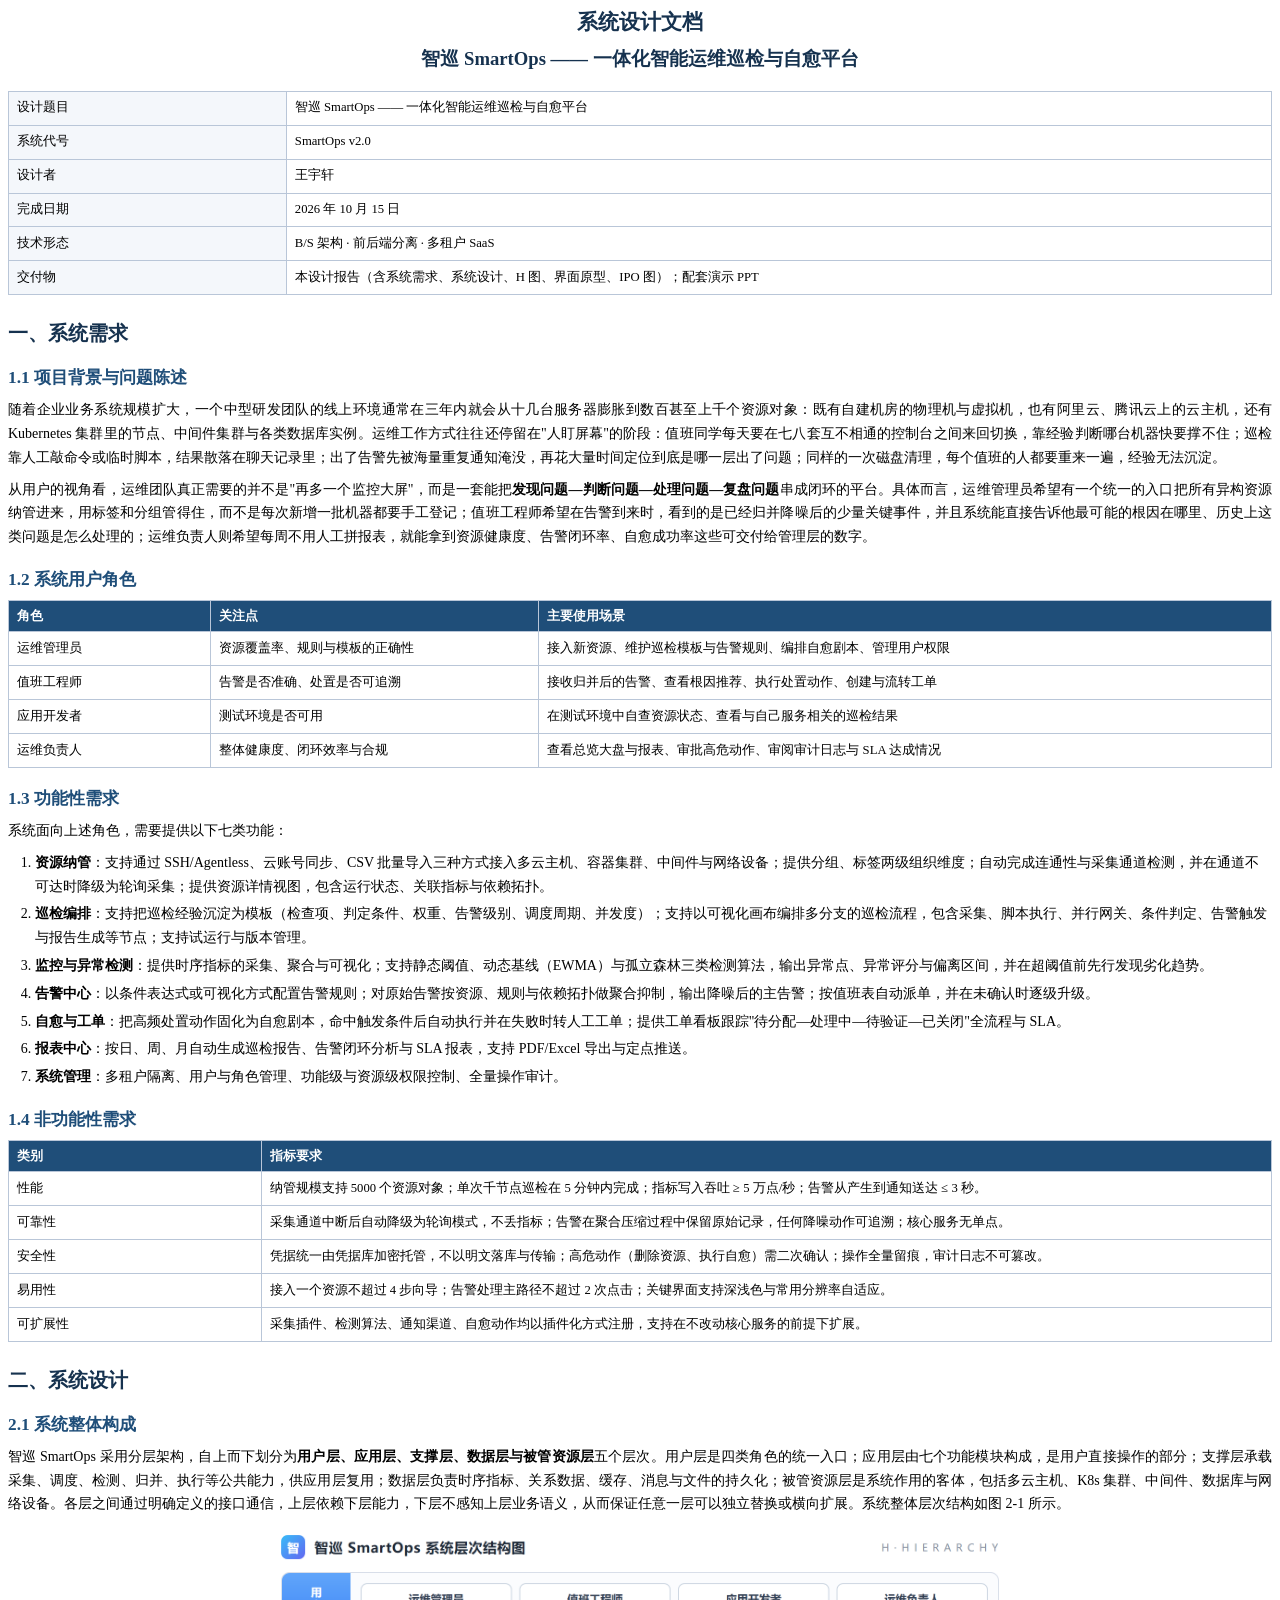
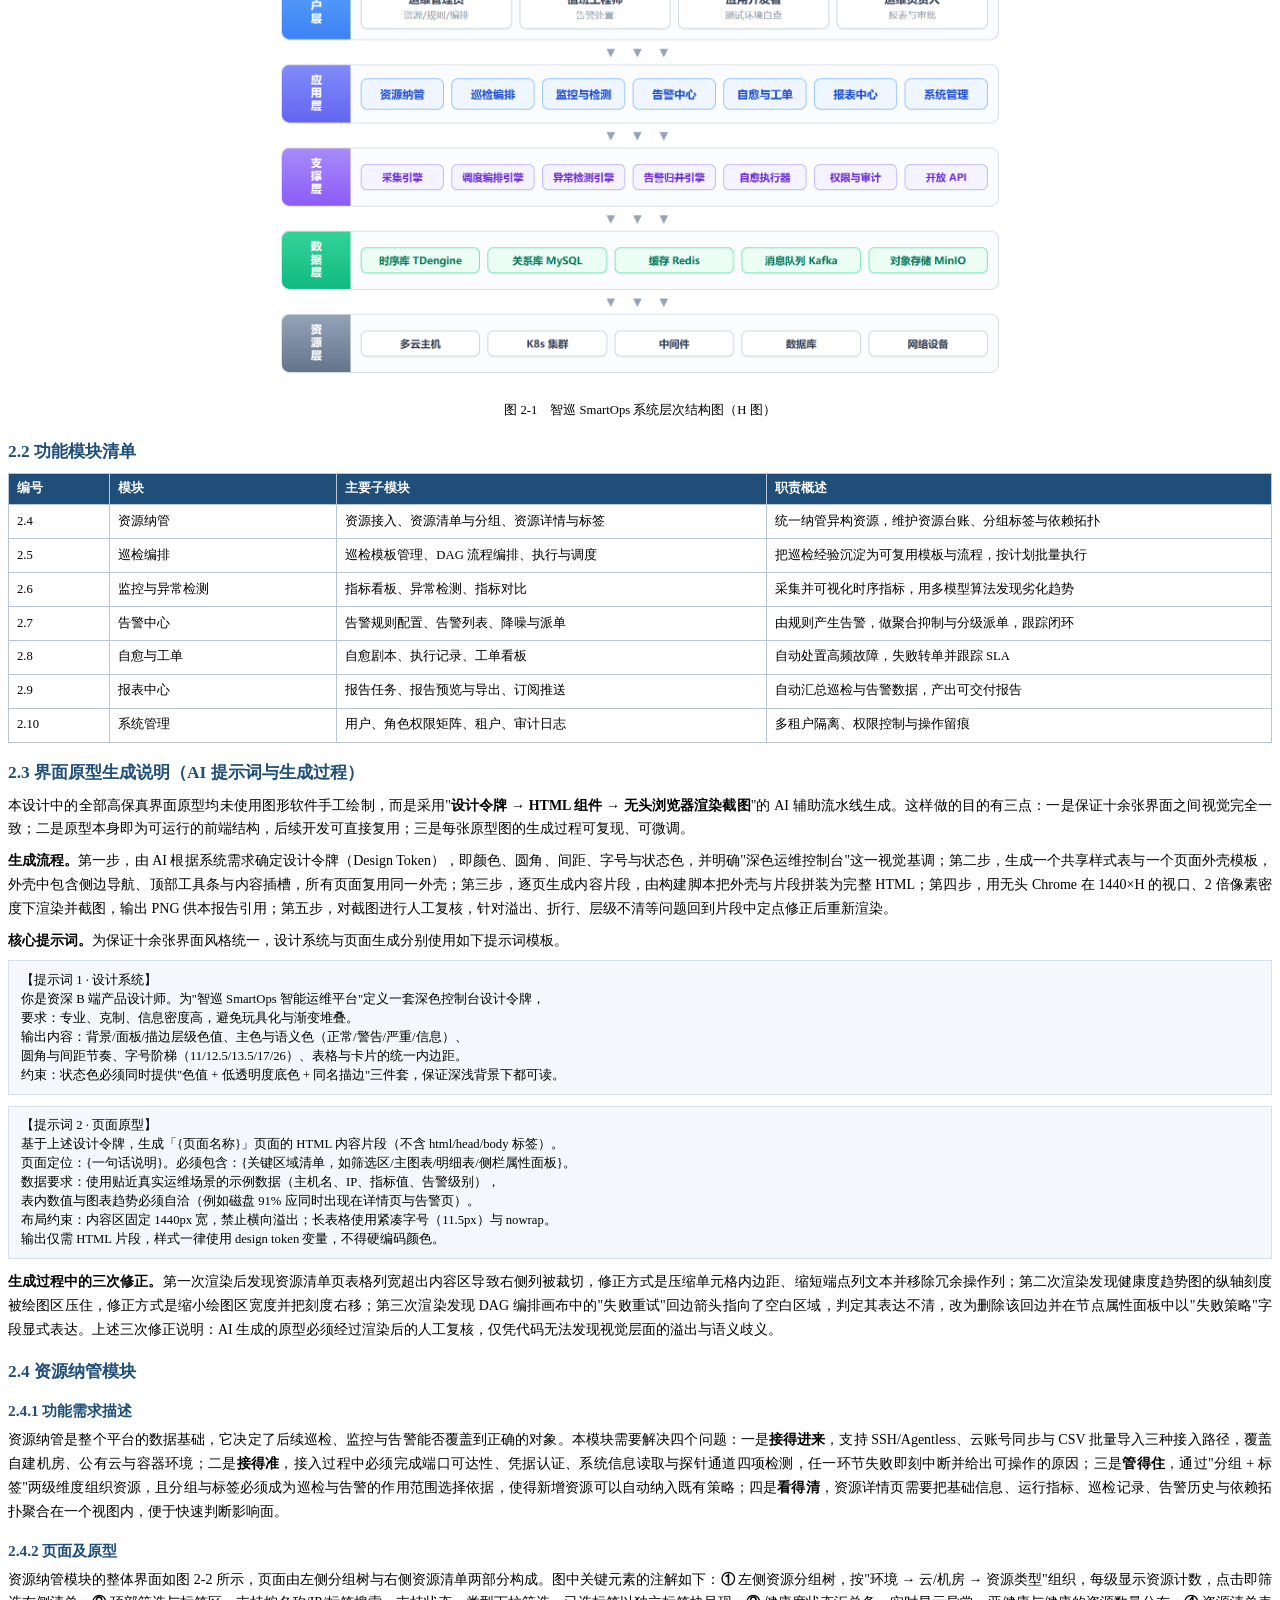
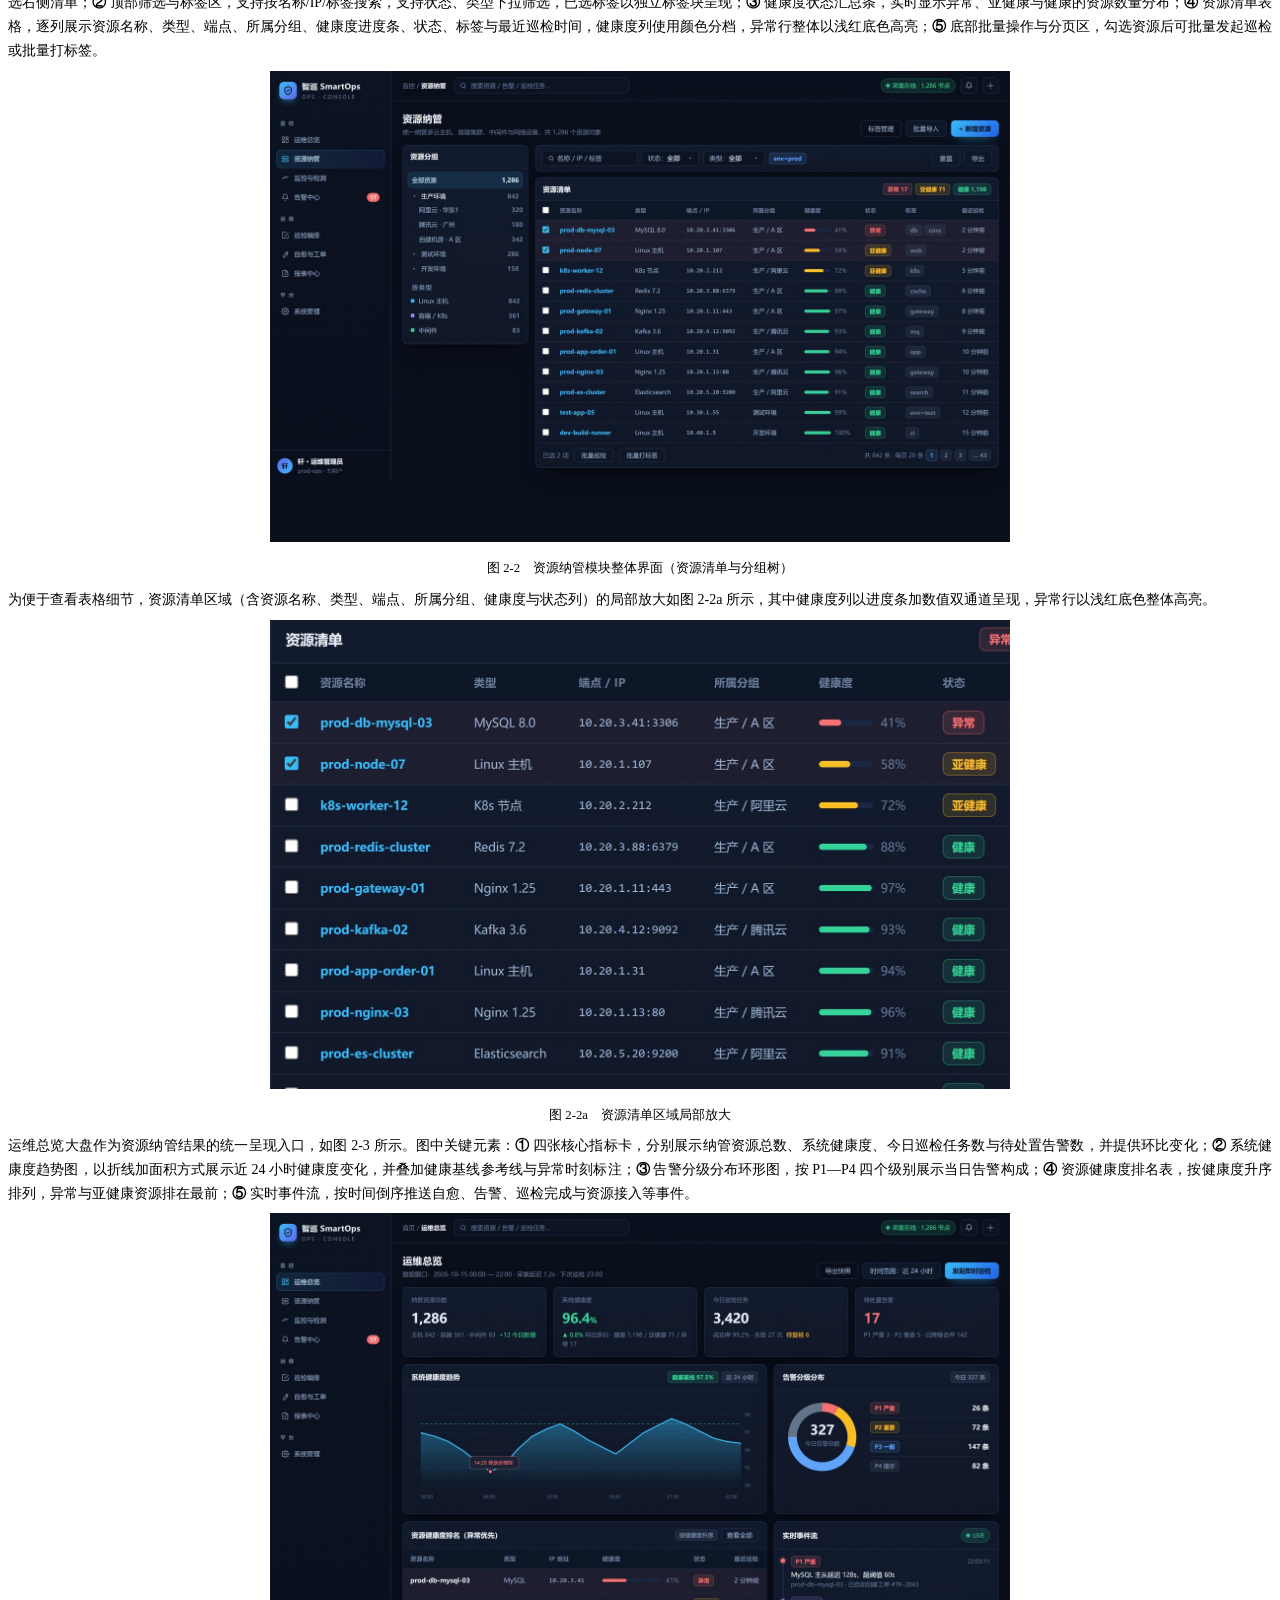
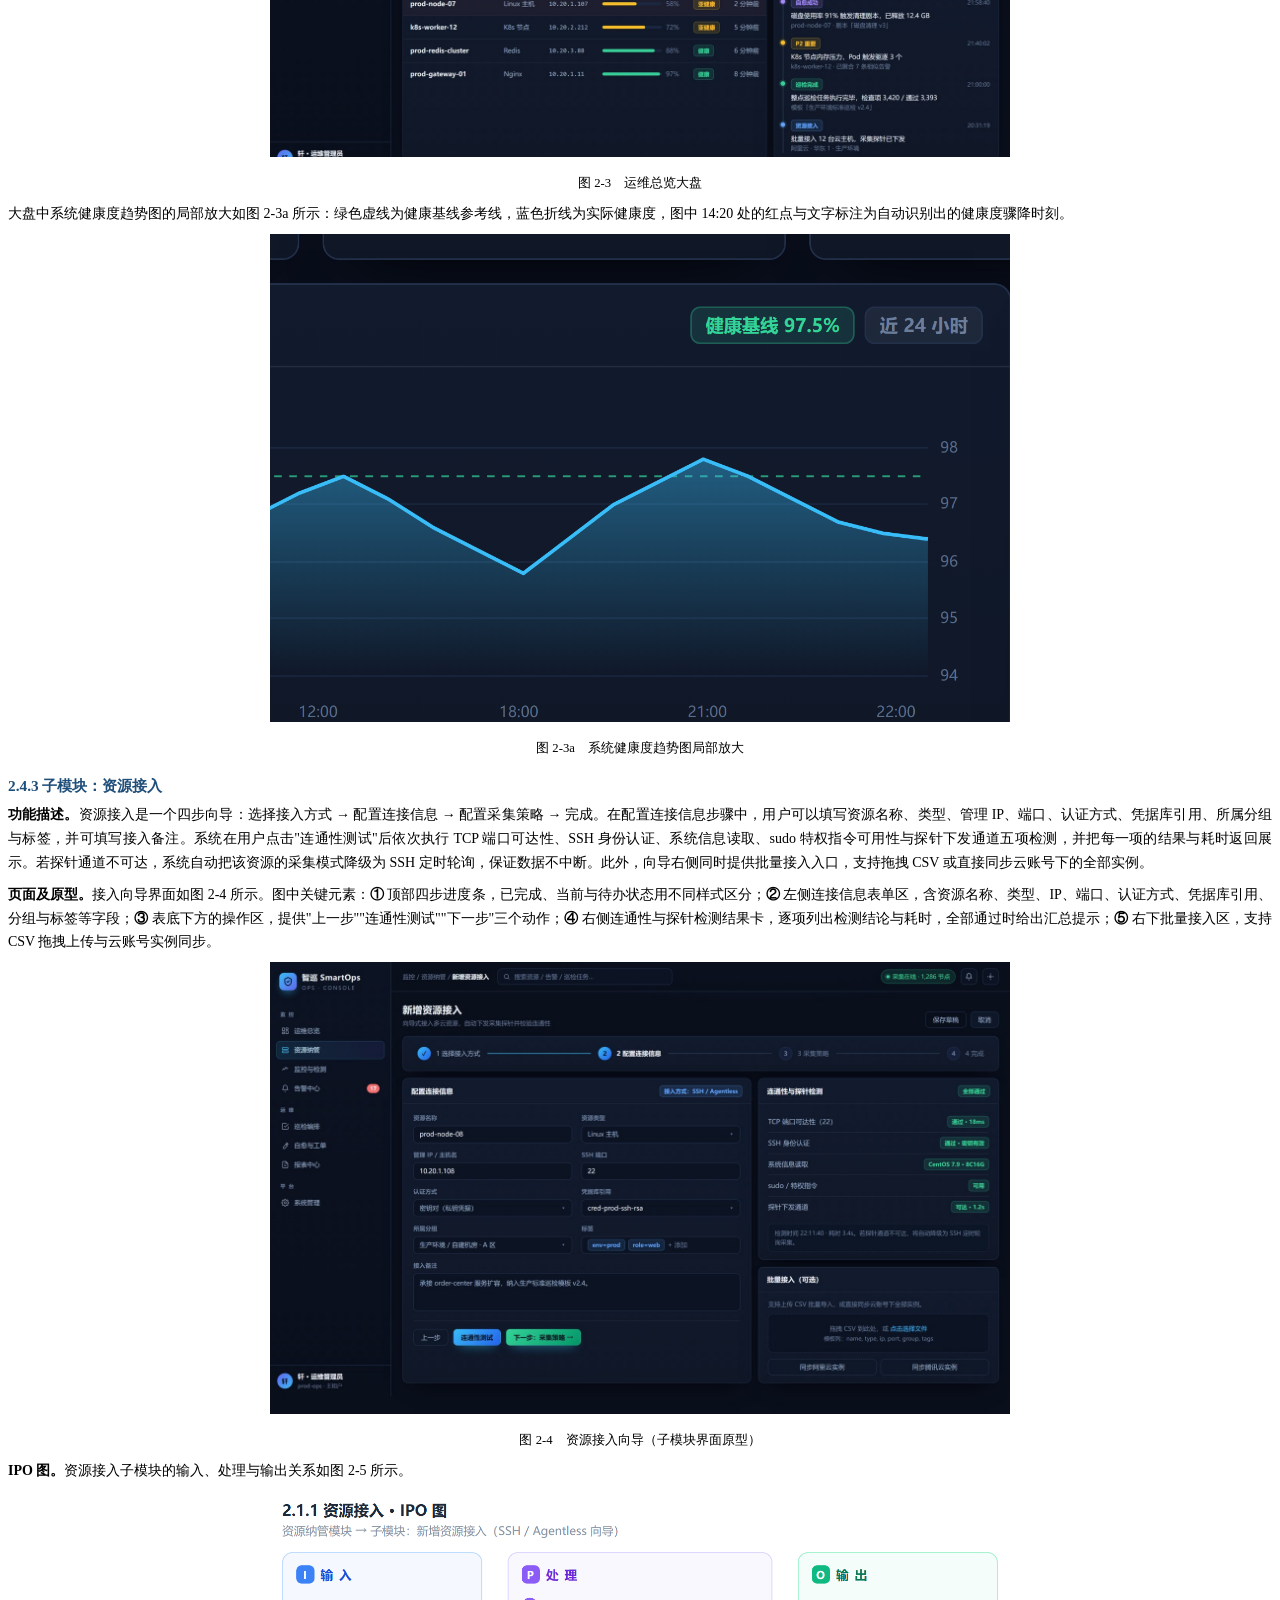
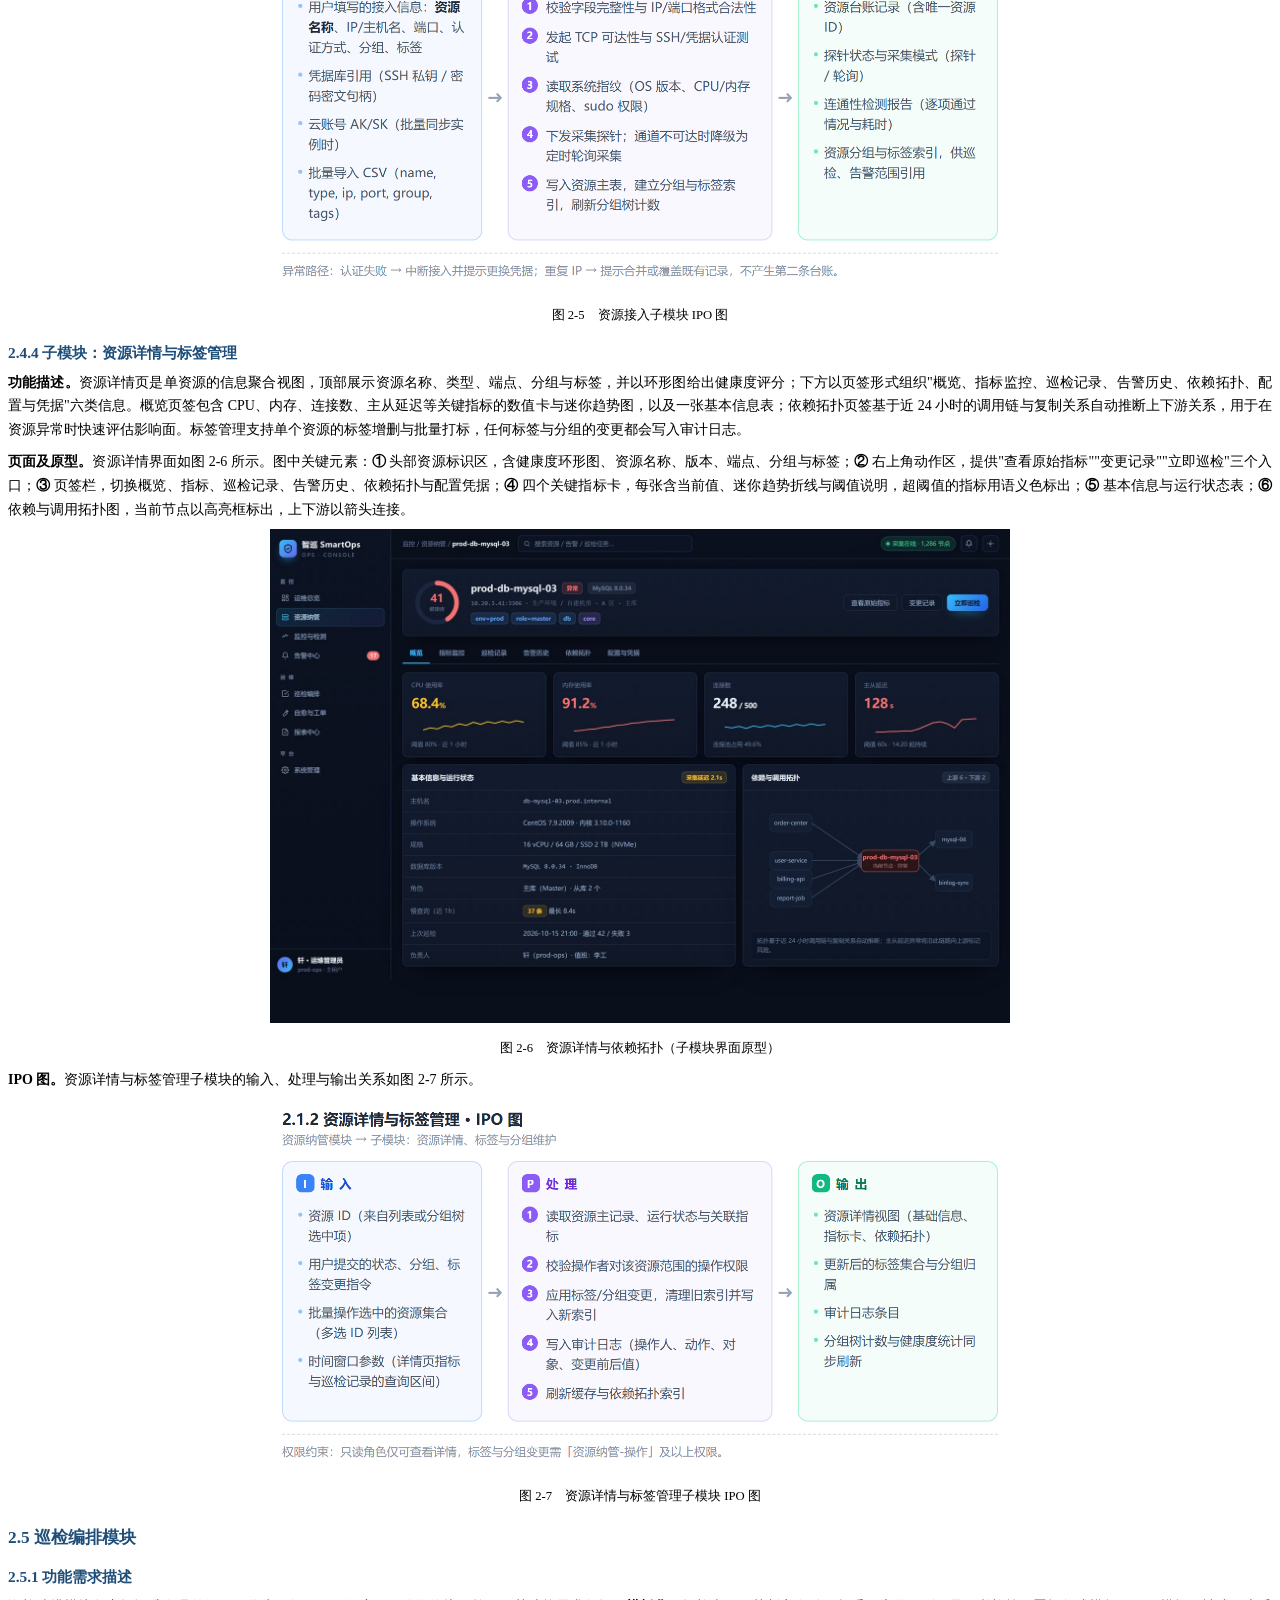
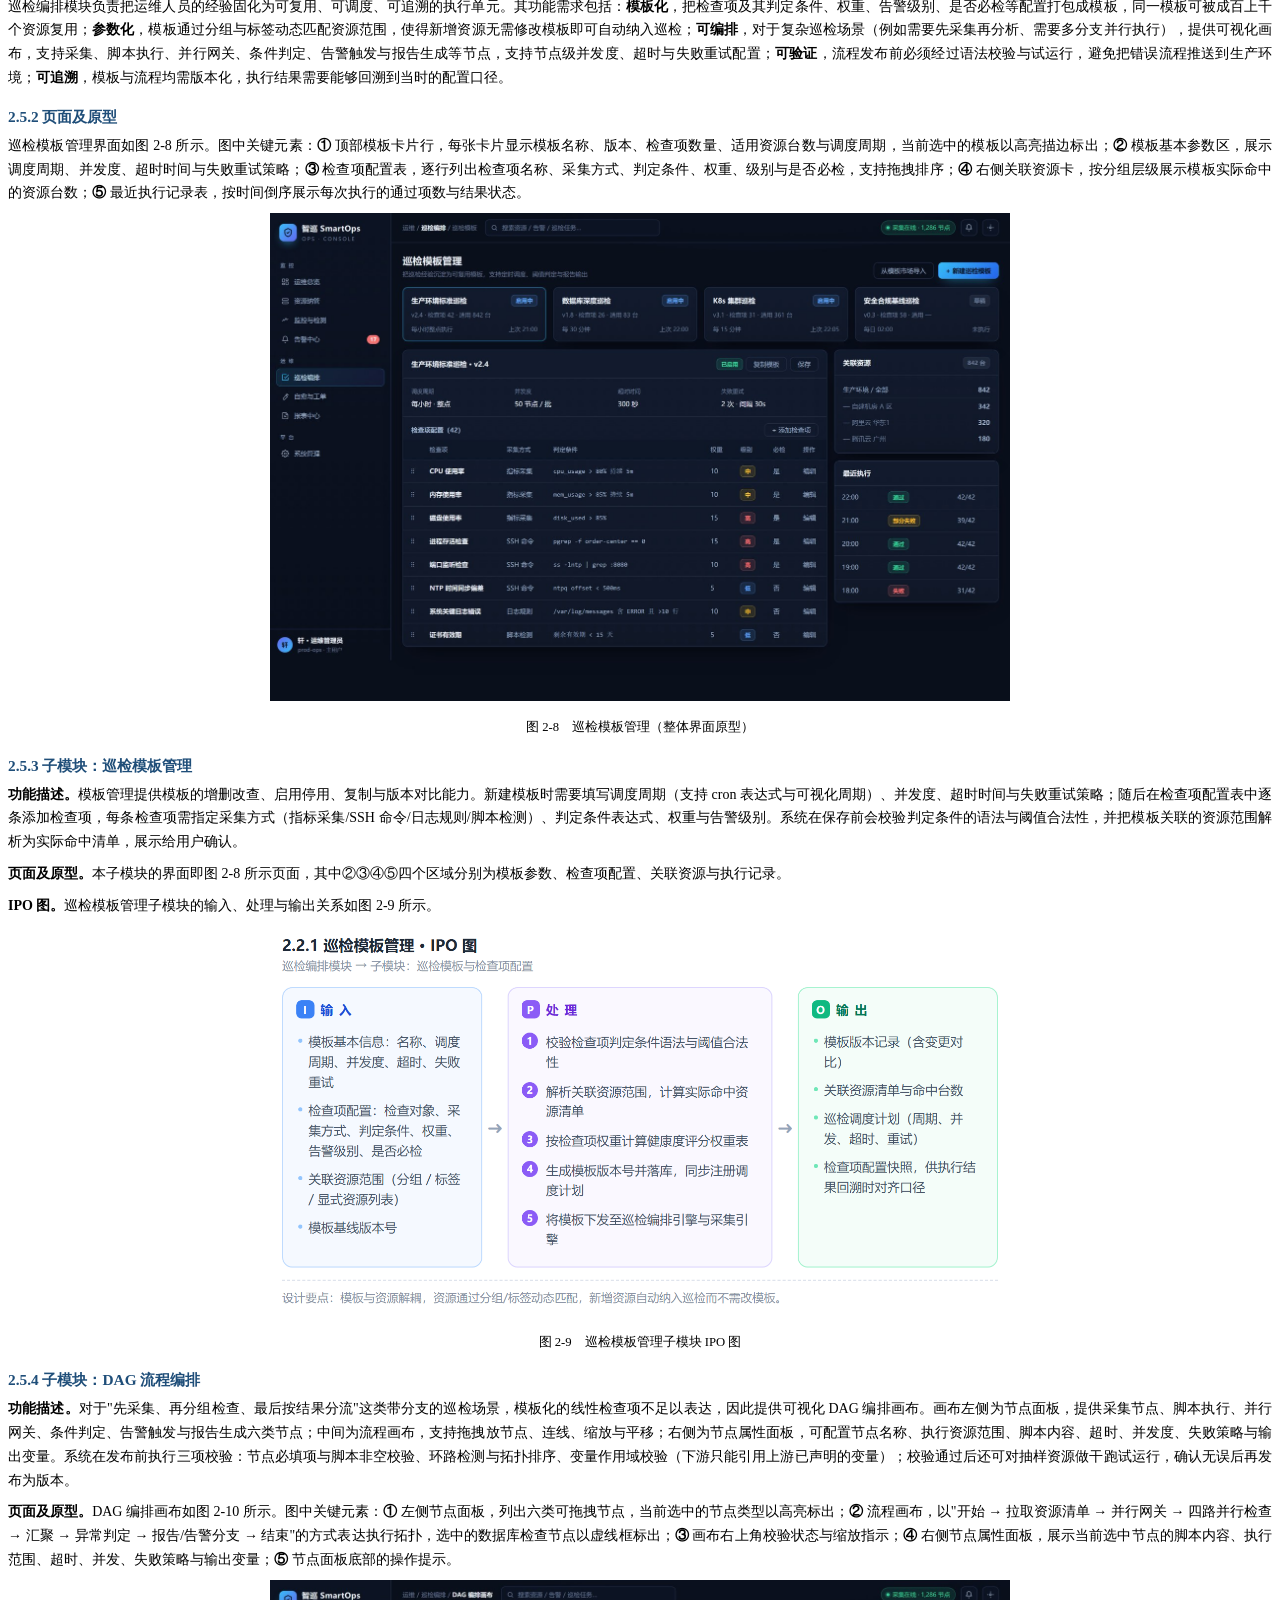
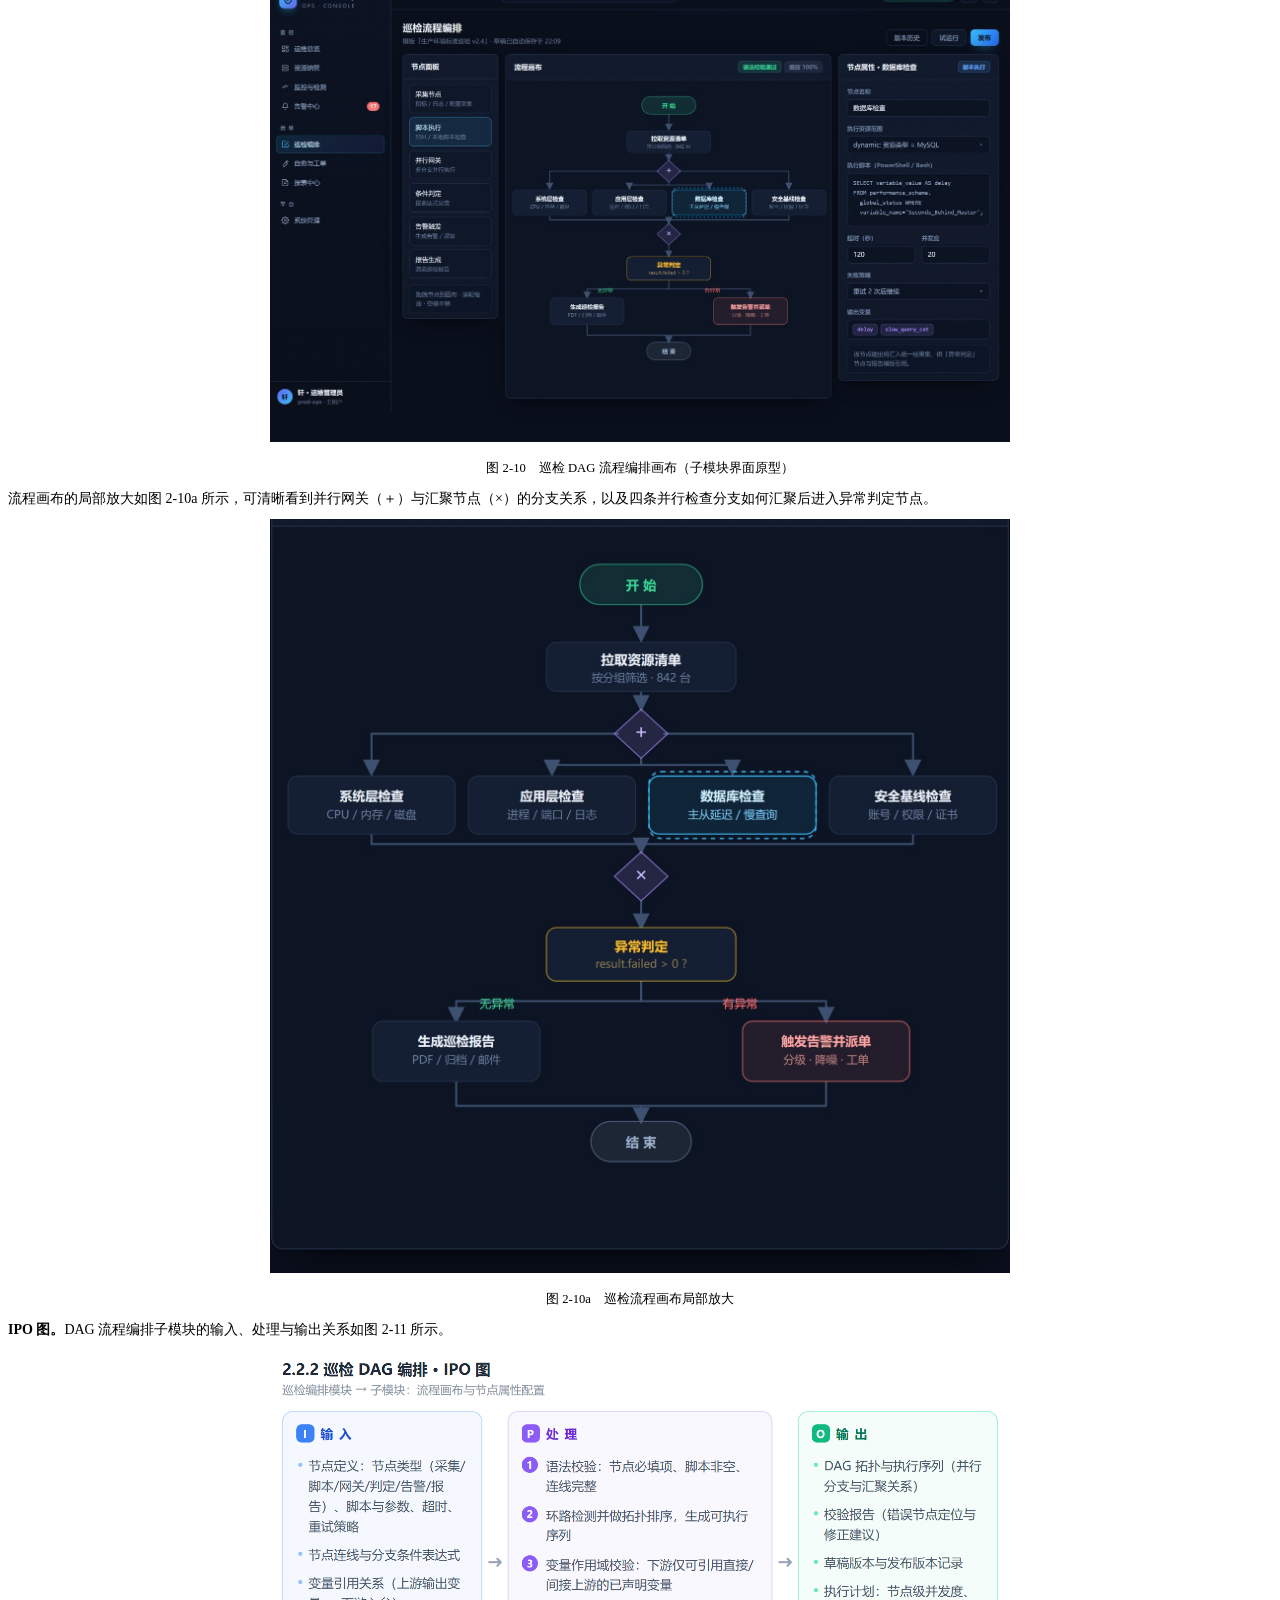
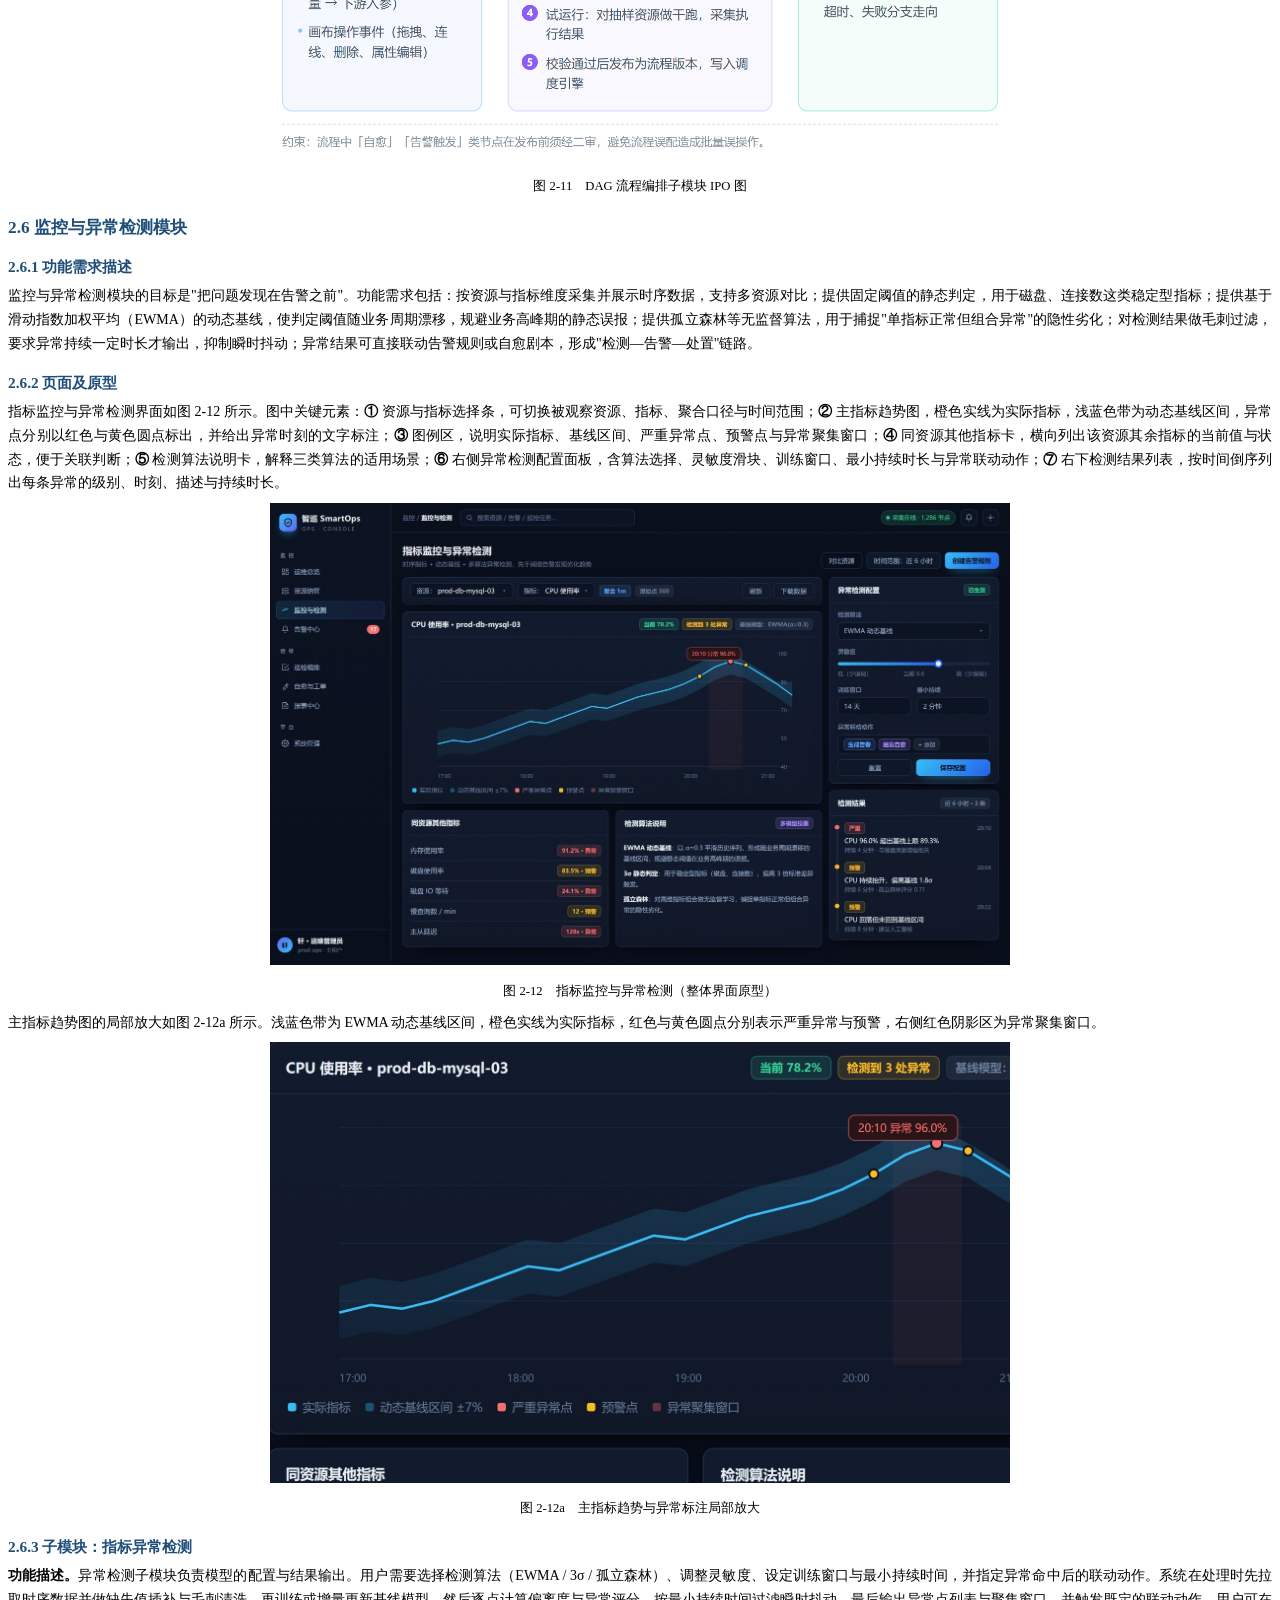
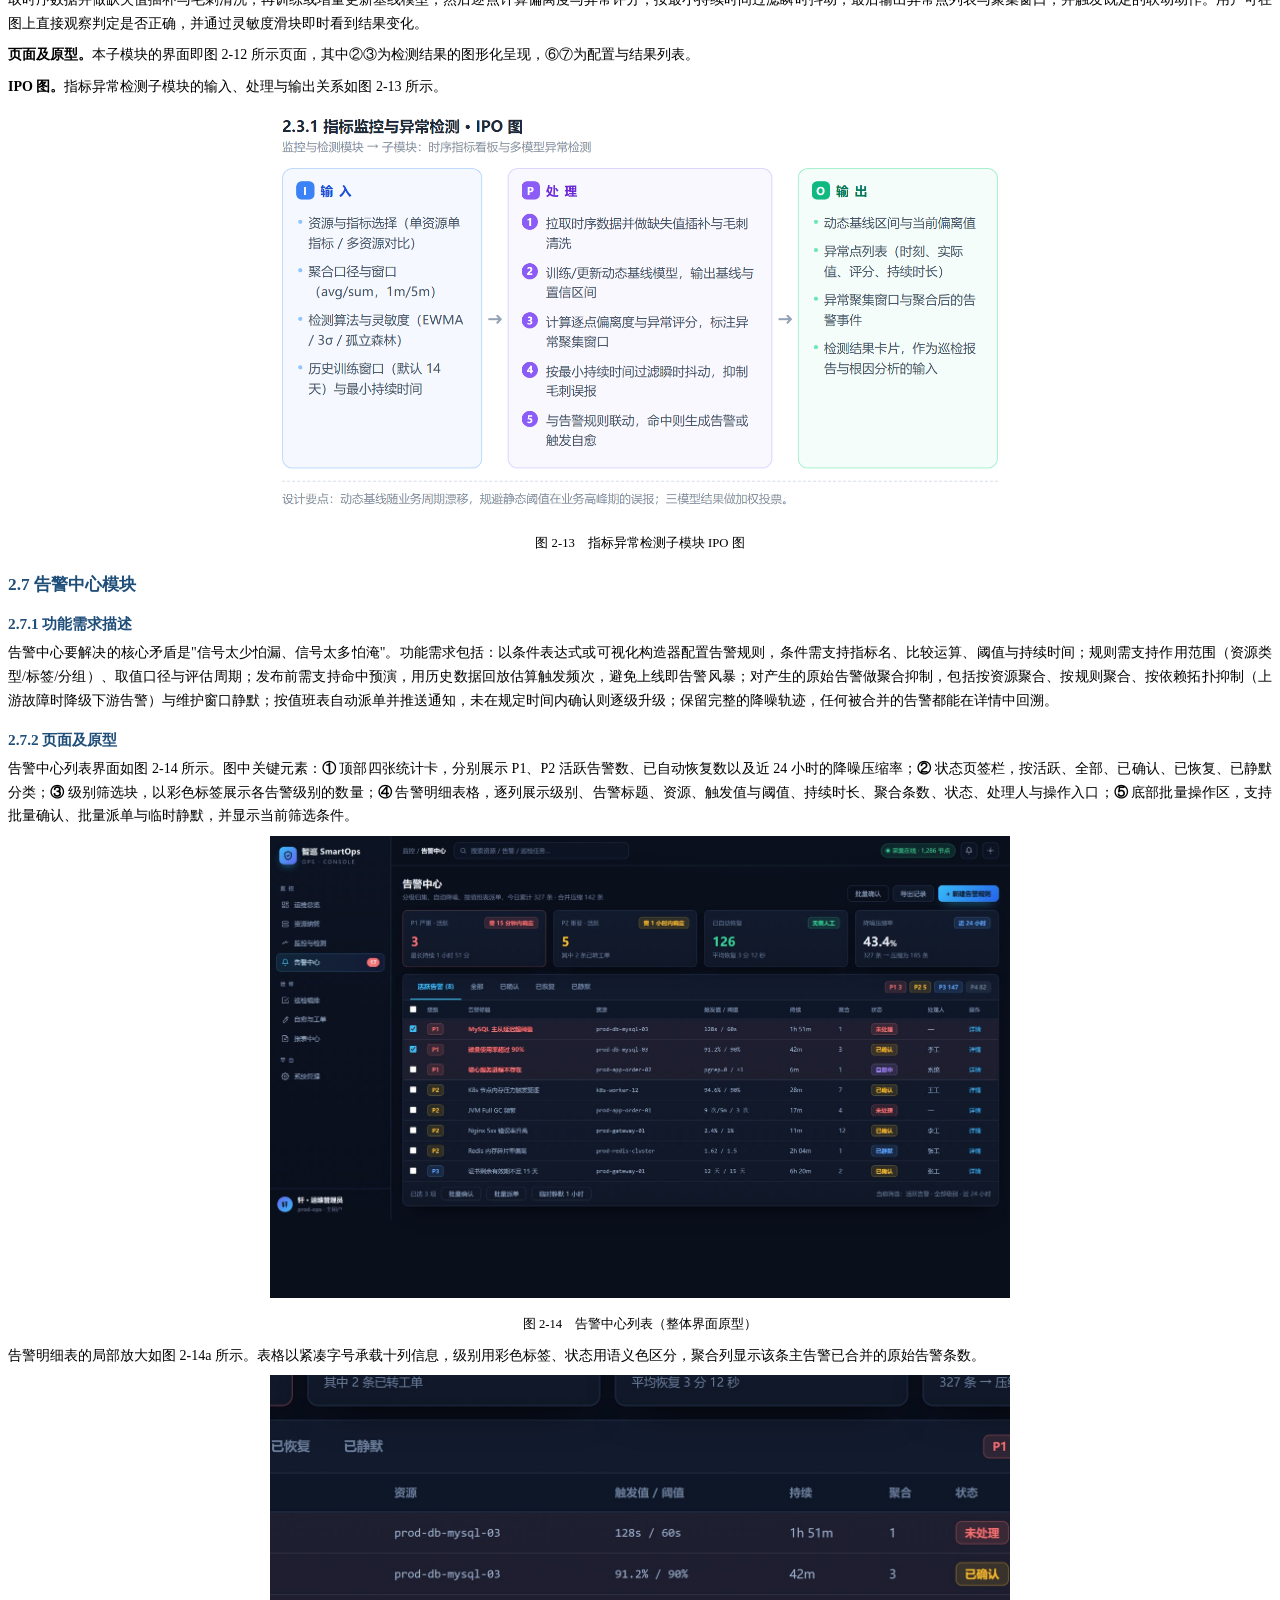
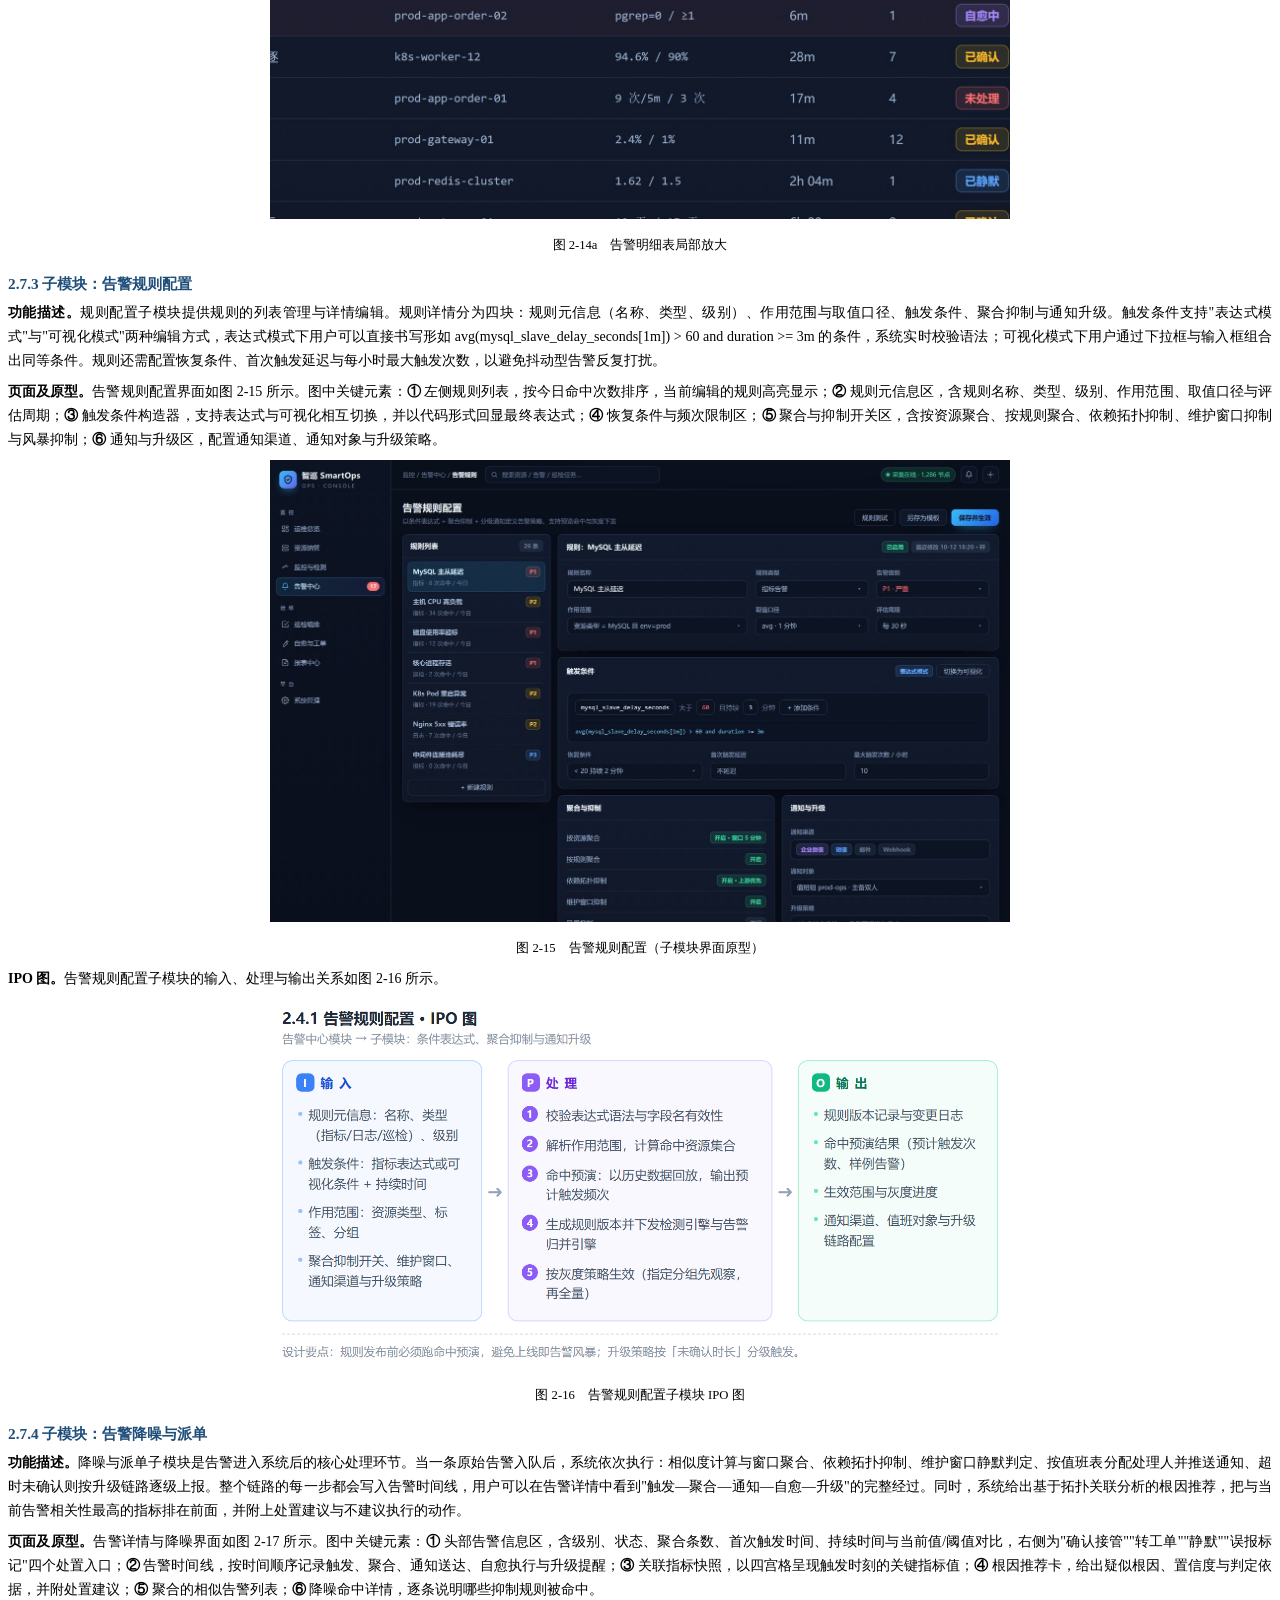
<file: index.html>
<!DOCTYPE html>
<html lang="zh-CN">
<head>
<meta charset="utf-8">
<meta name="viewport" content="width=device-width, initial-scale=1">
<title>智巡 SmartOps · 系统设计文档</title>
<meta http-equiv="refresh" content="0; url=design_doc.html">
<style>
  html,body{height:100%;margin:0}
  body{display:flex;align-items:center;justify-content:center;
       font:15px/1.7 -apple-system,"Segoe UI","Microsoft YaHei",sans-serif;
       background:#f7f8fa;color:#1f2328}
  .box{text-align:center}
  a{color:#0969da;text-decoration:none}
  a:hover{text-decoration:underline}
  .hint{color:#636c76;font-size:13px;margin-top:10px}
</style>
</head>
<body>
<div class="box">
  <p>正在打开 <a href="design_doc.html">智巡 SmartOps · 系统设计文档</a>…</p>
  <p class="hint">若未自动跳转，请点击上面的链接。</p>
</div>
</body>
</html>
</file>
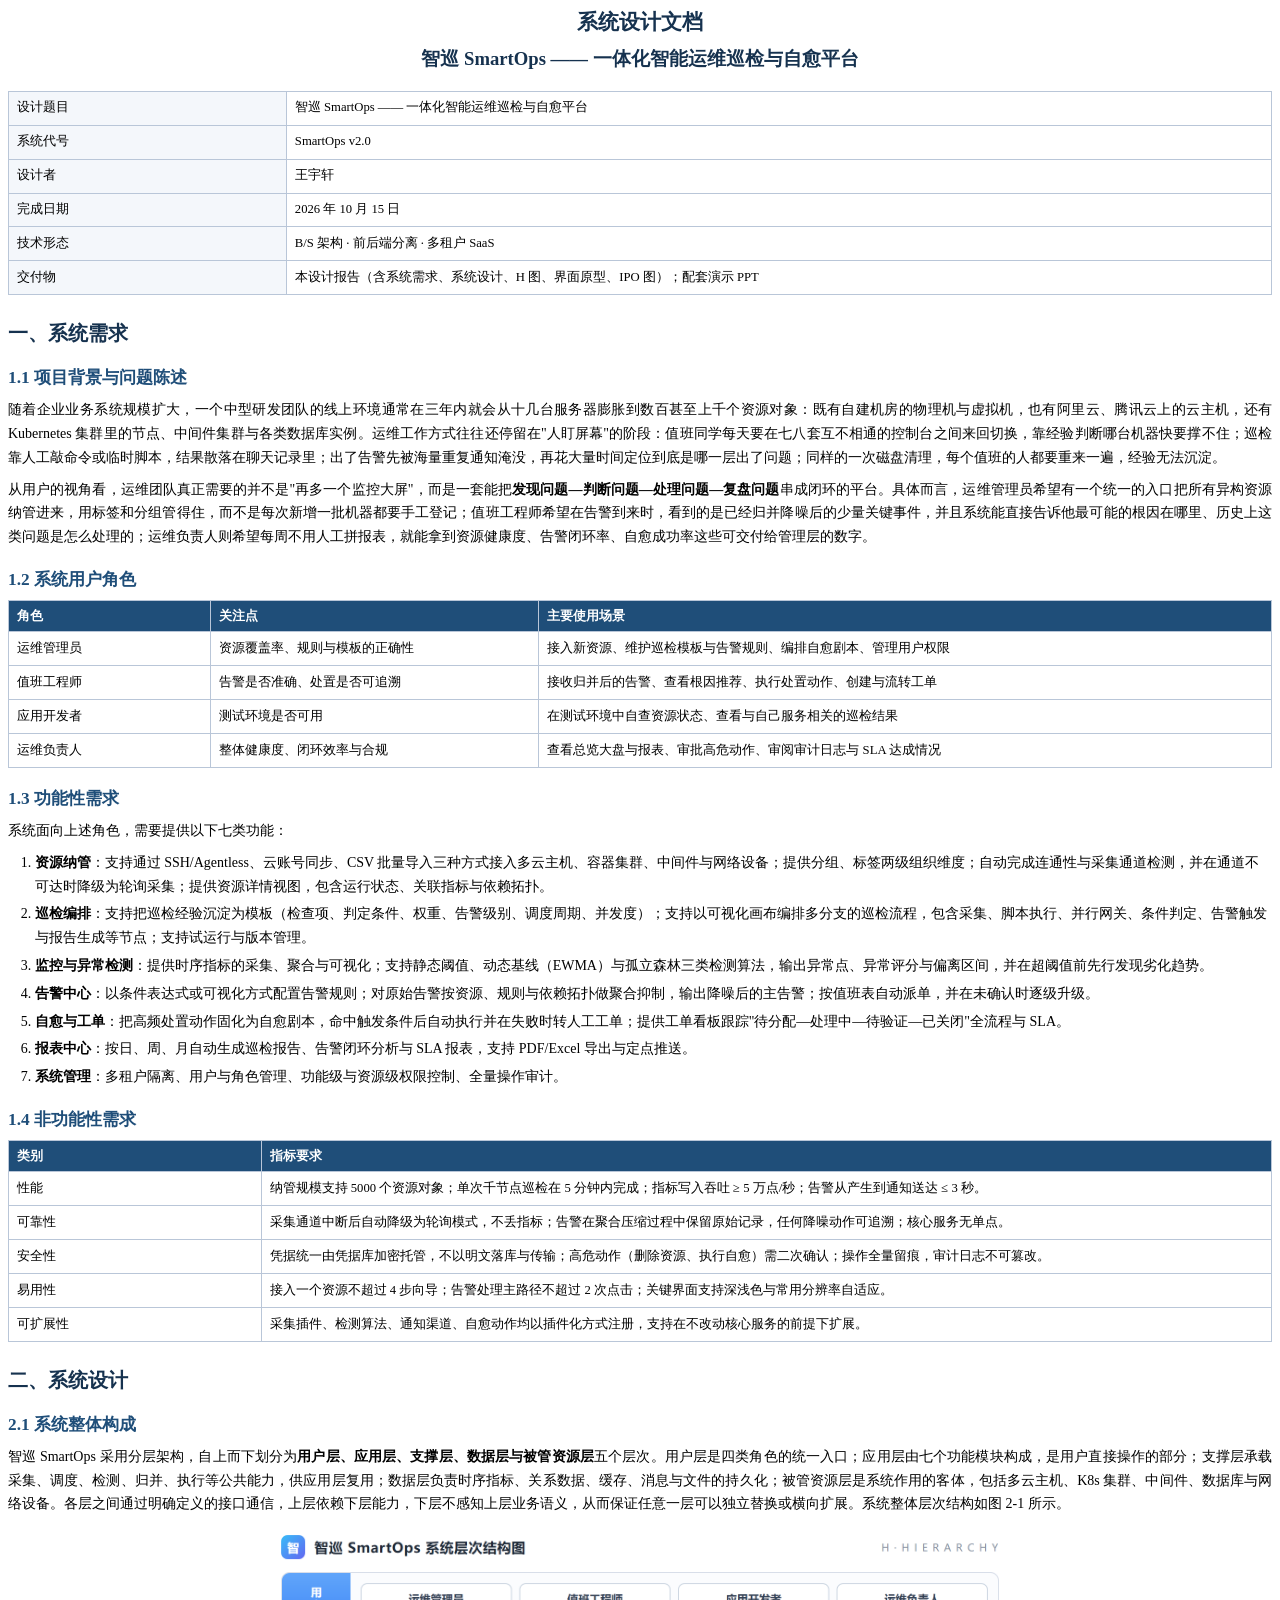
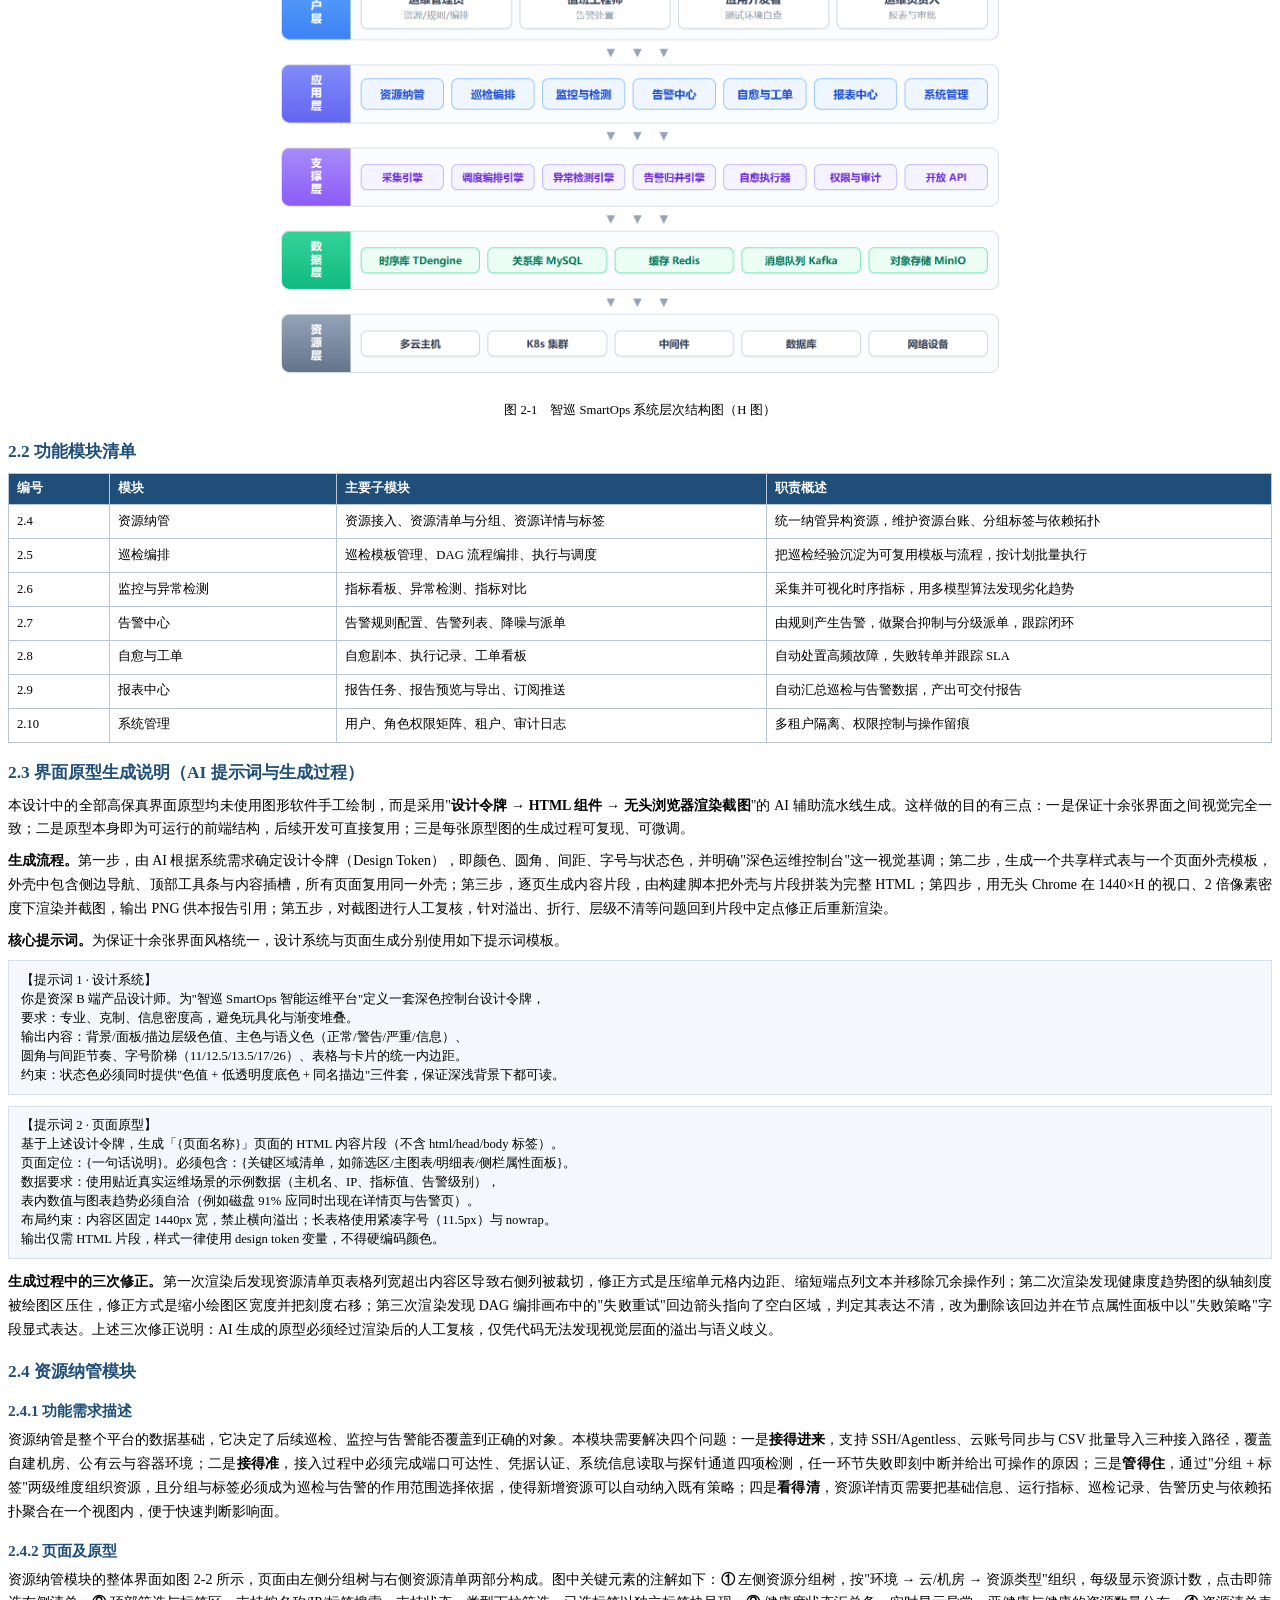
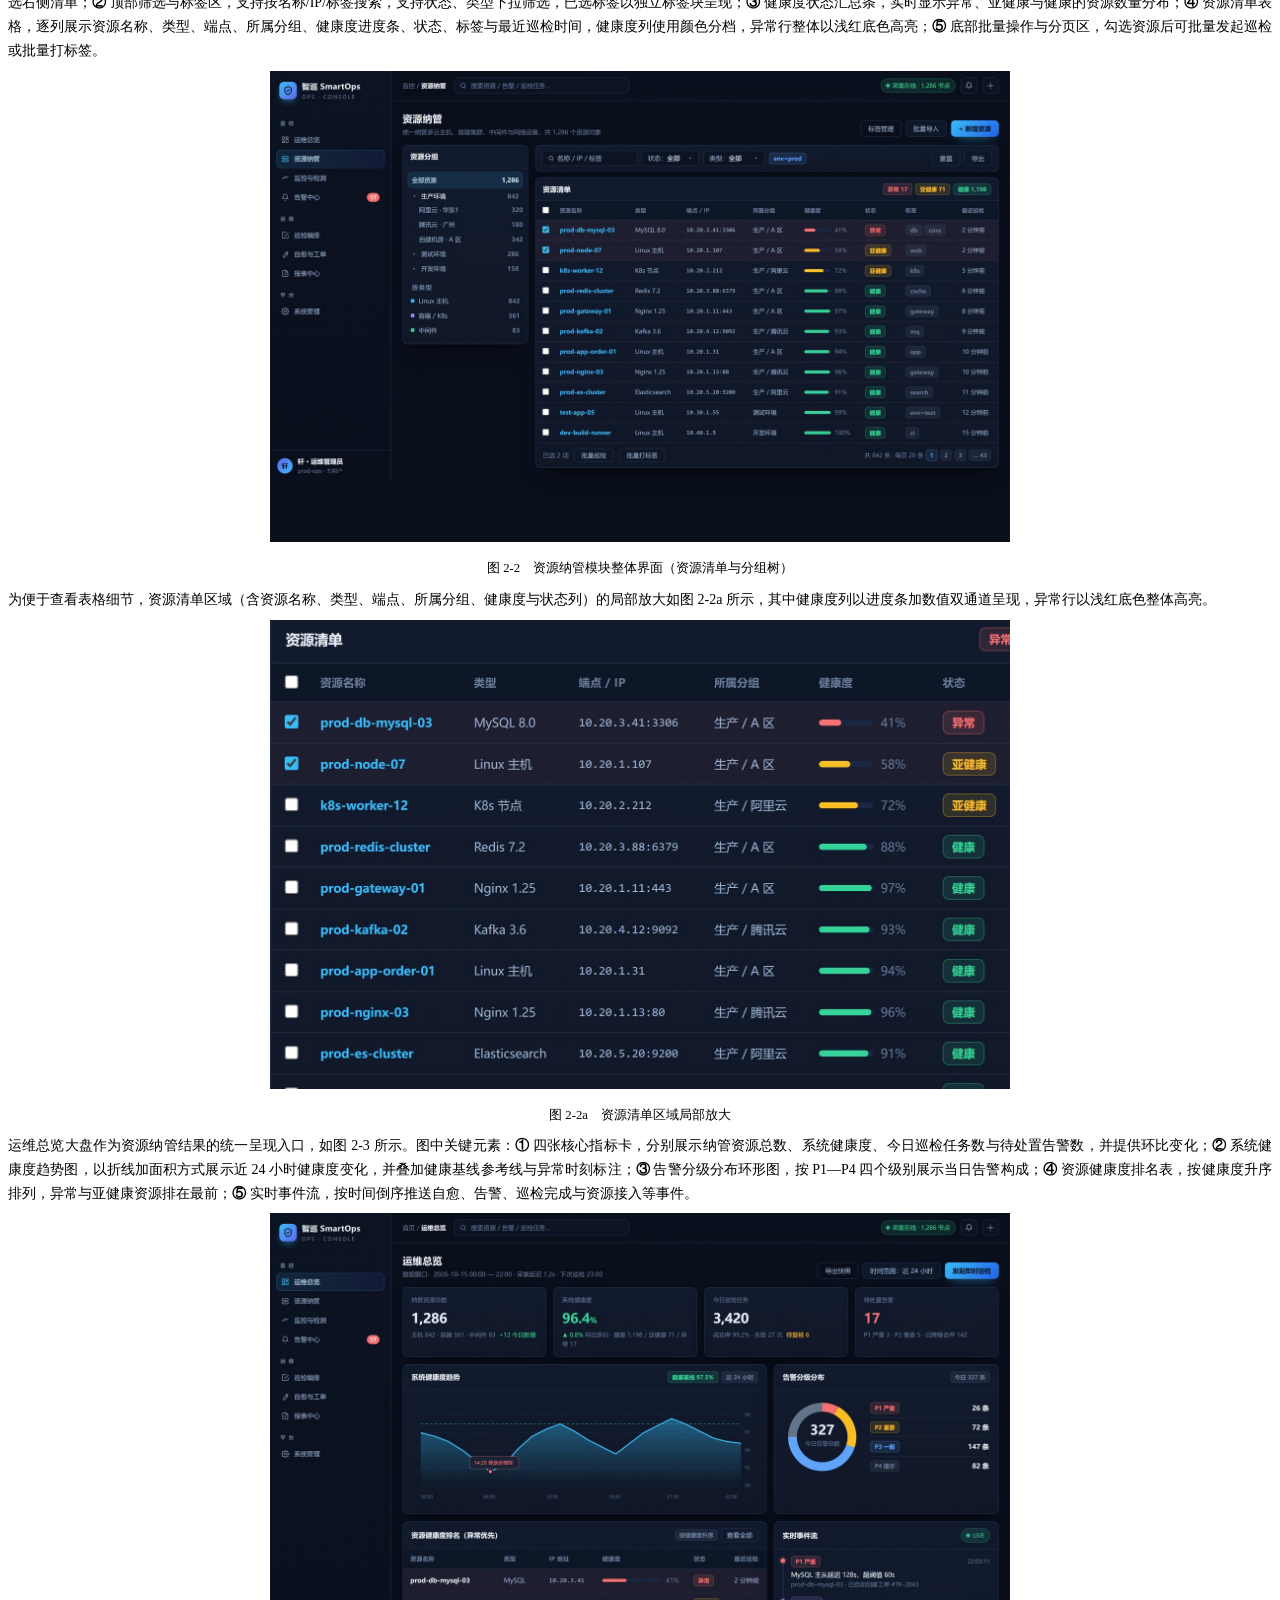
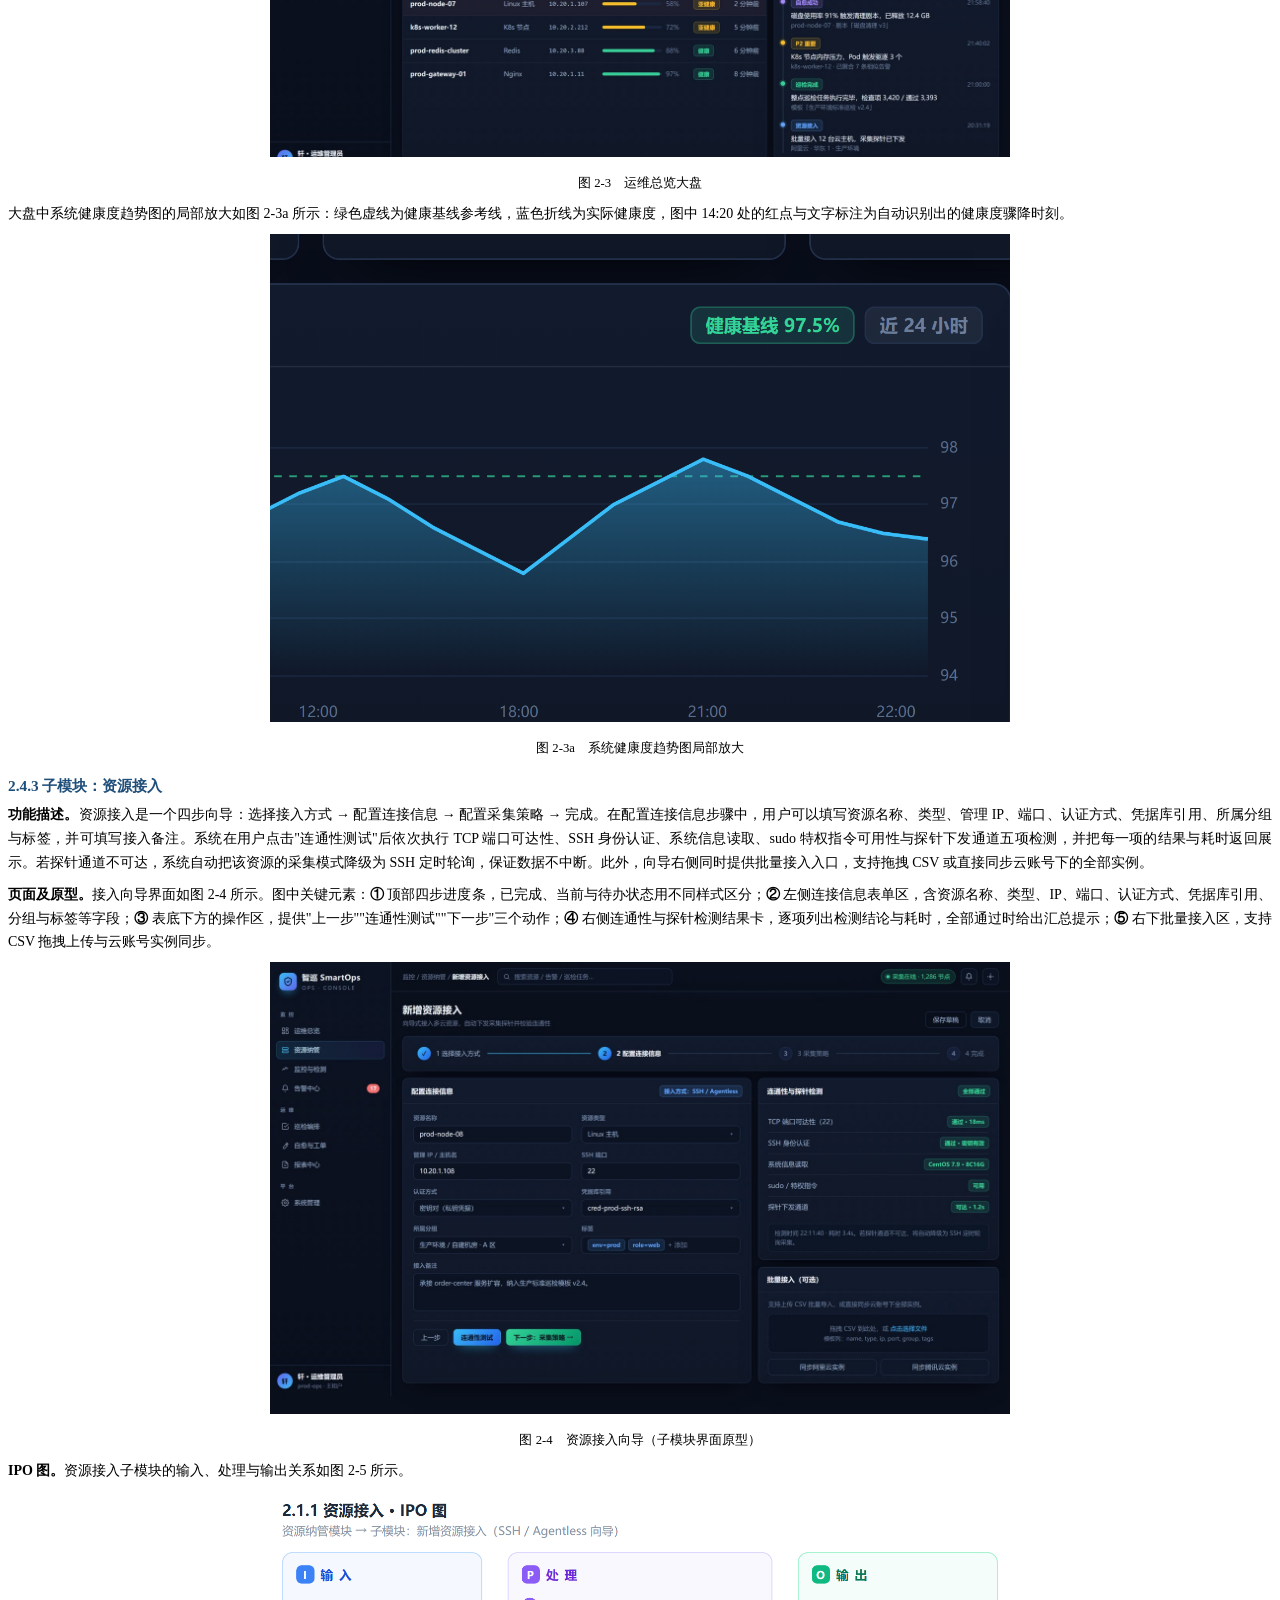
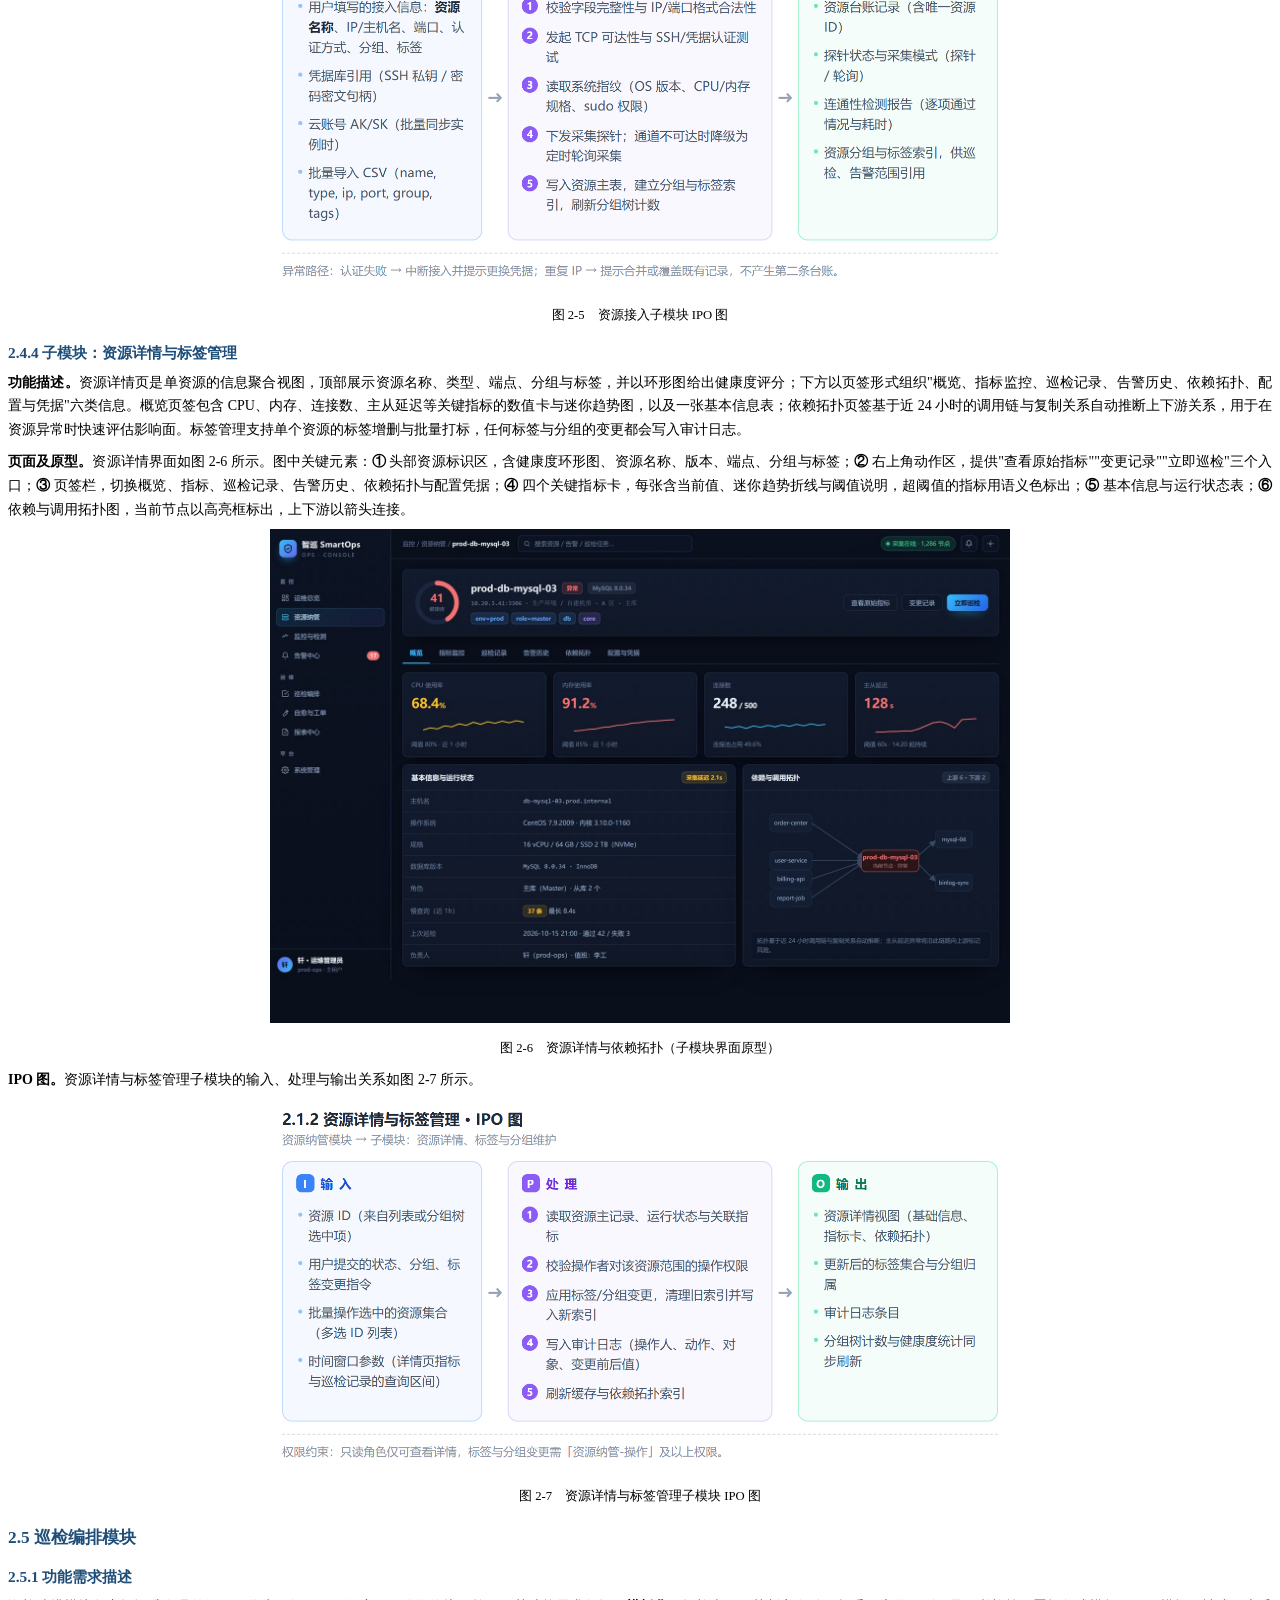
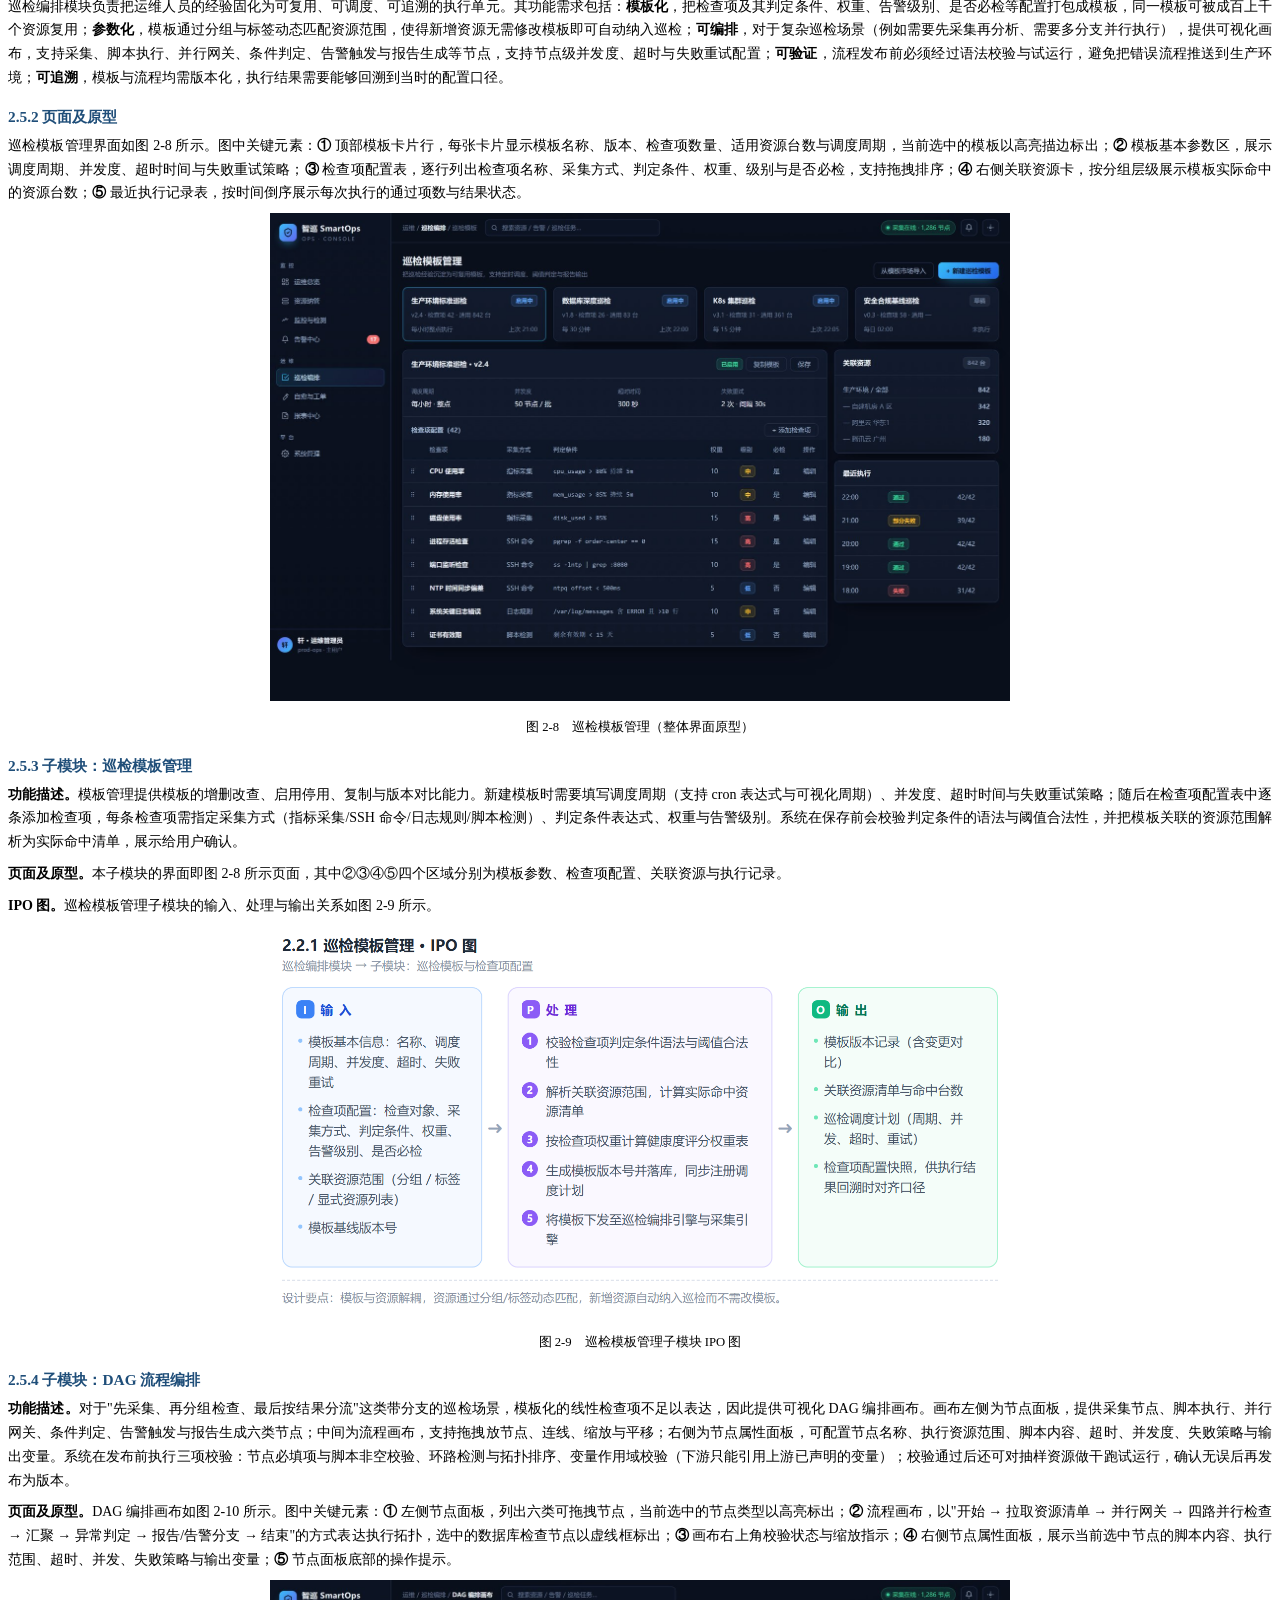
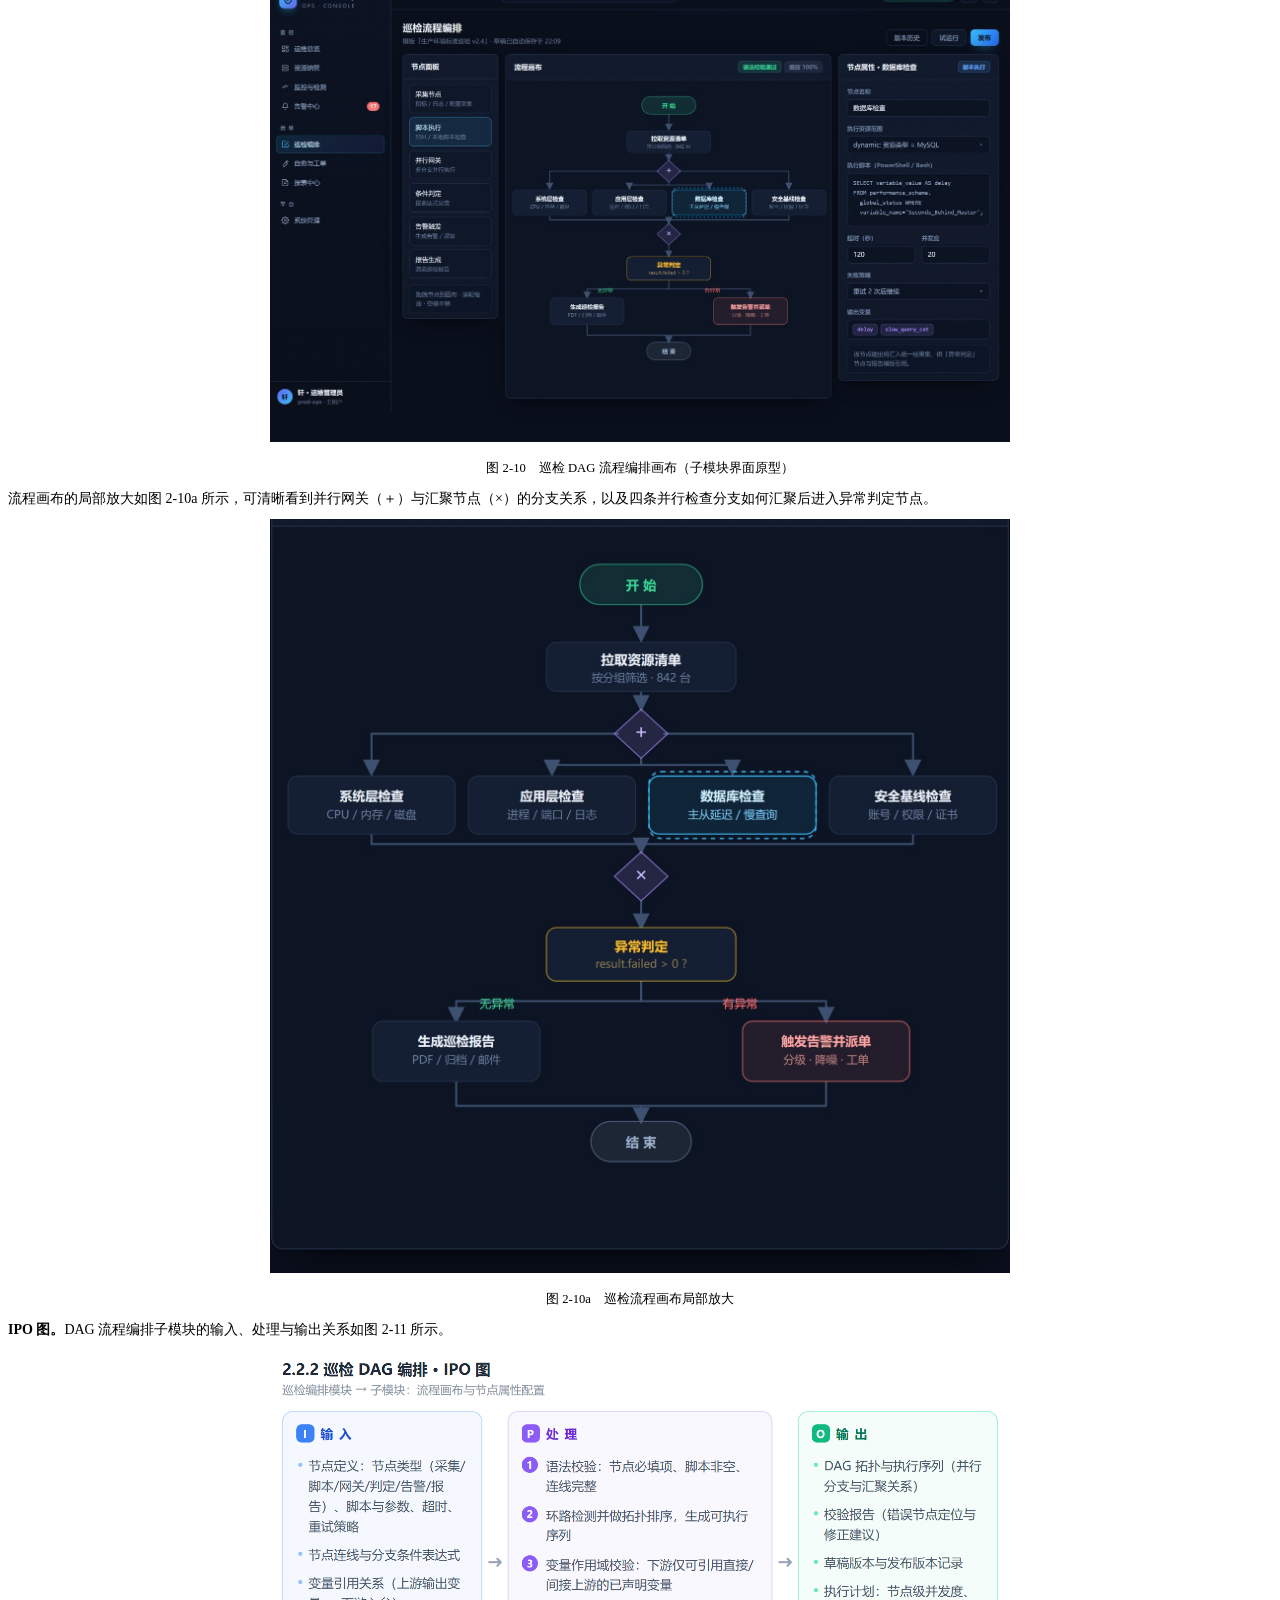
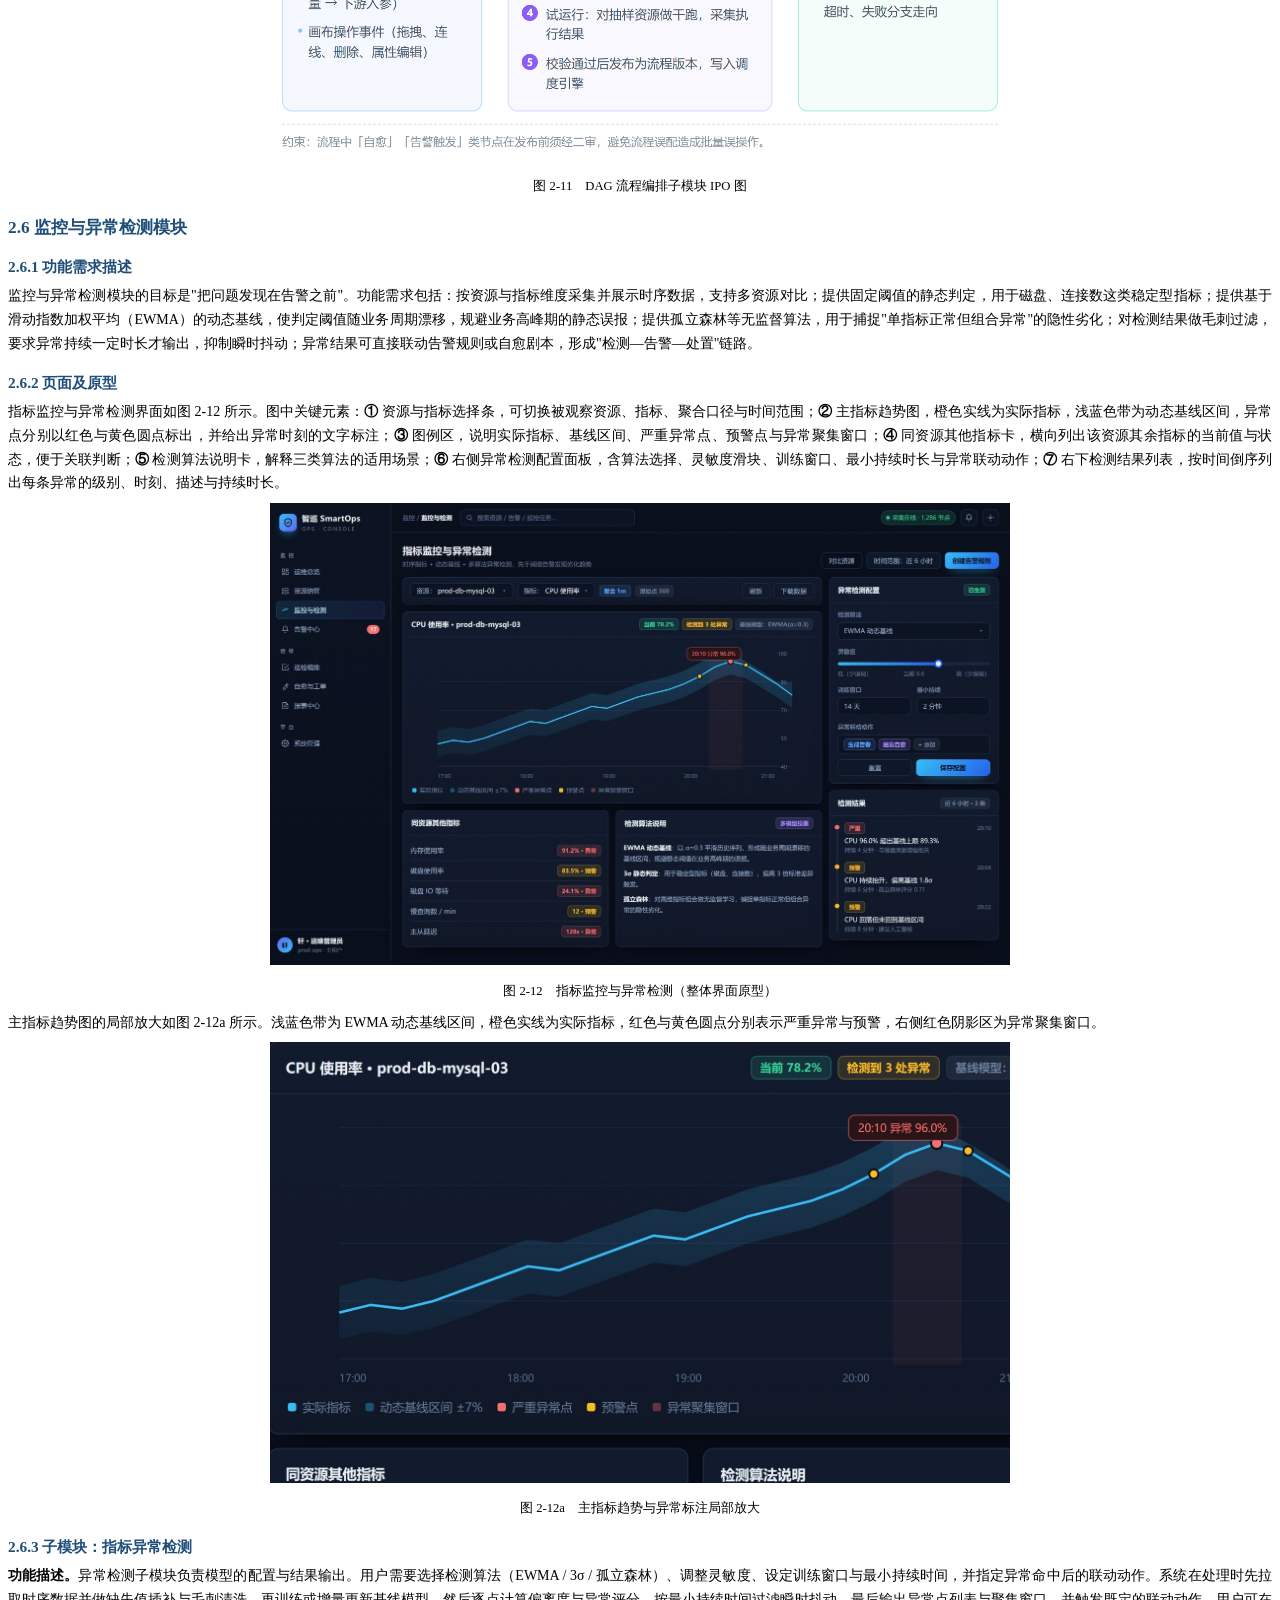
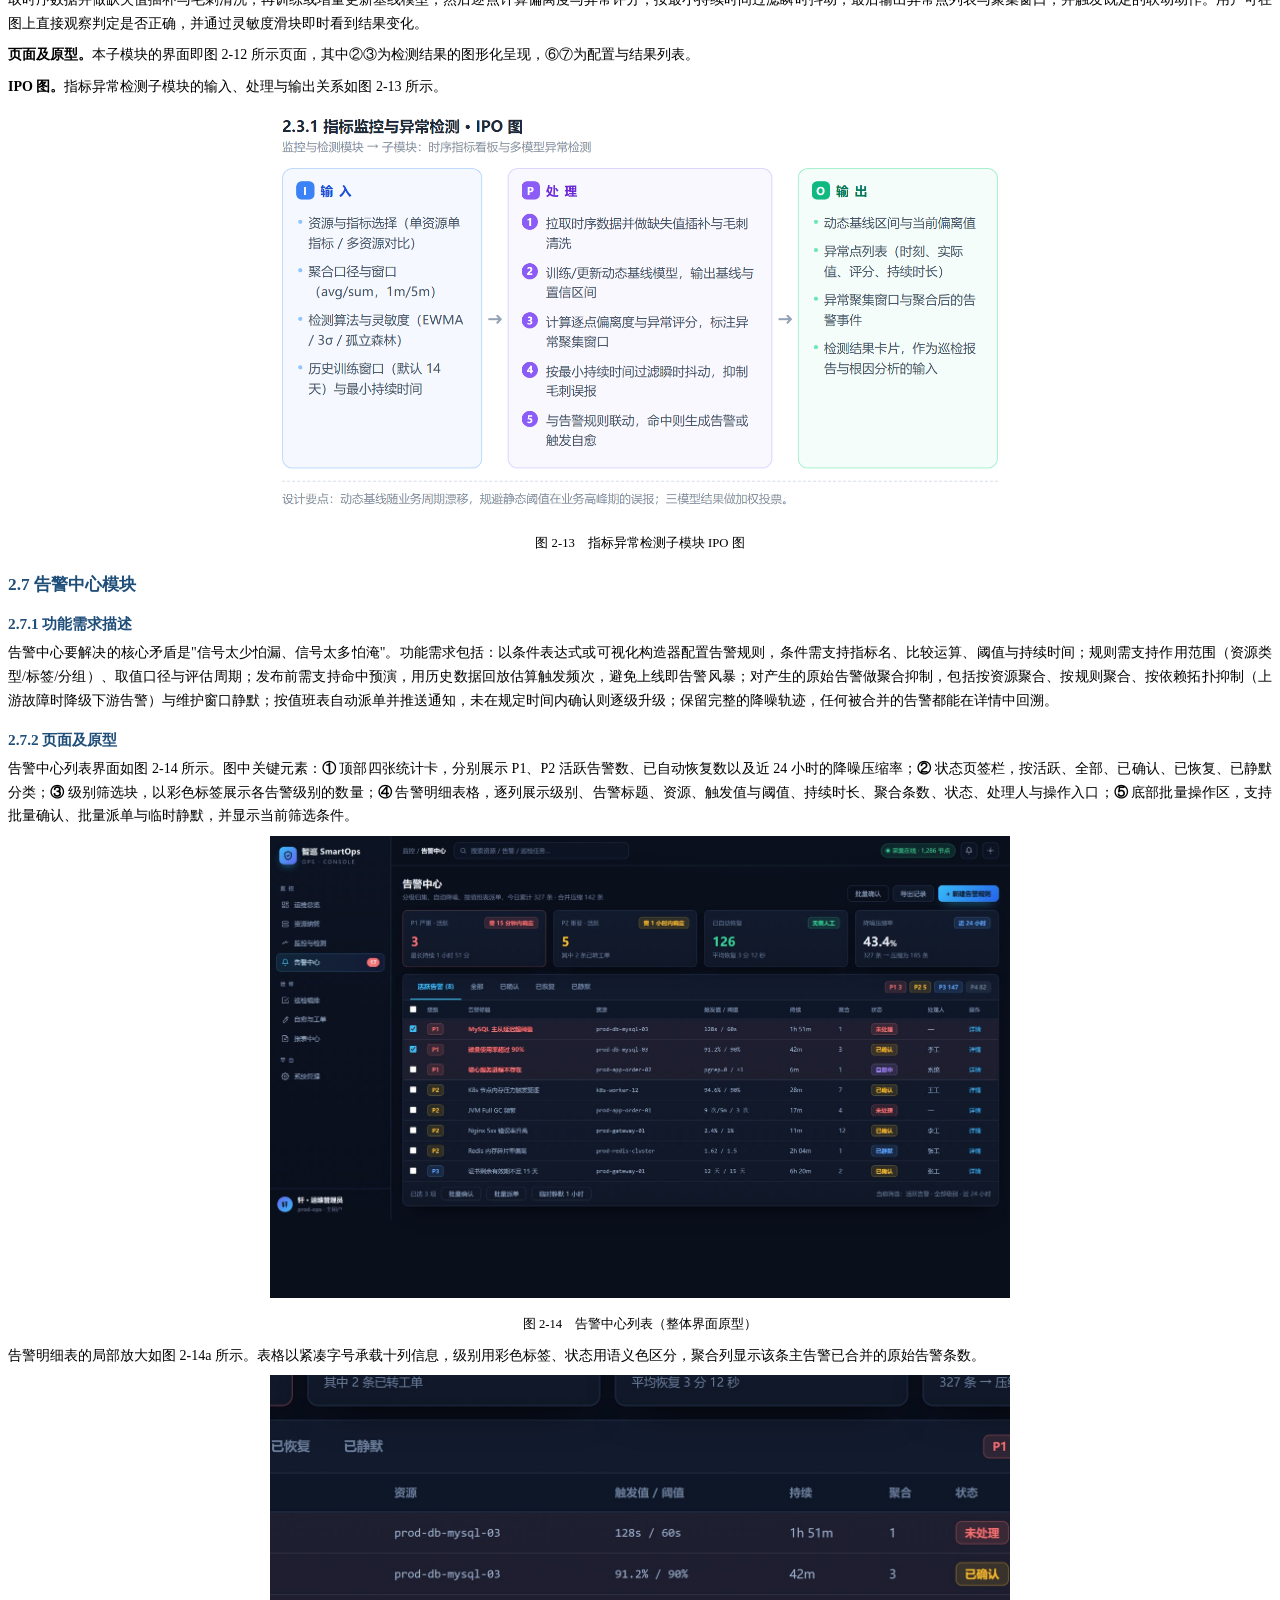
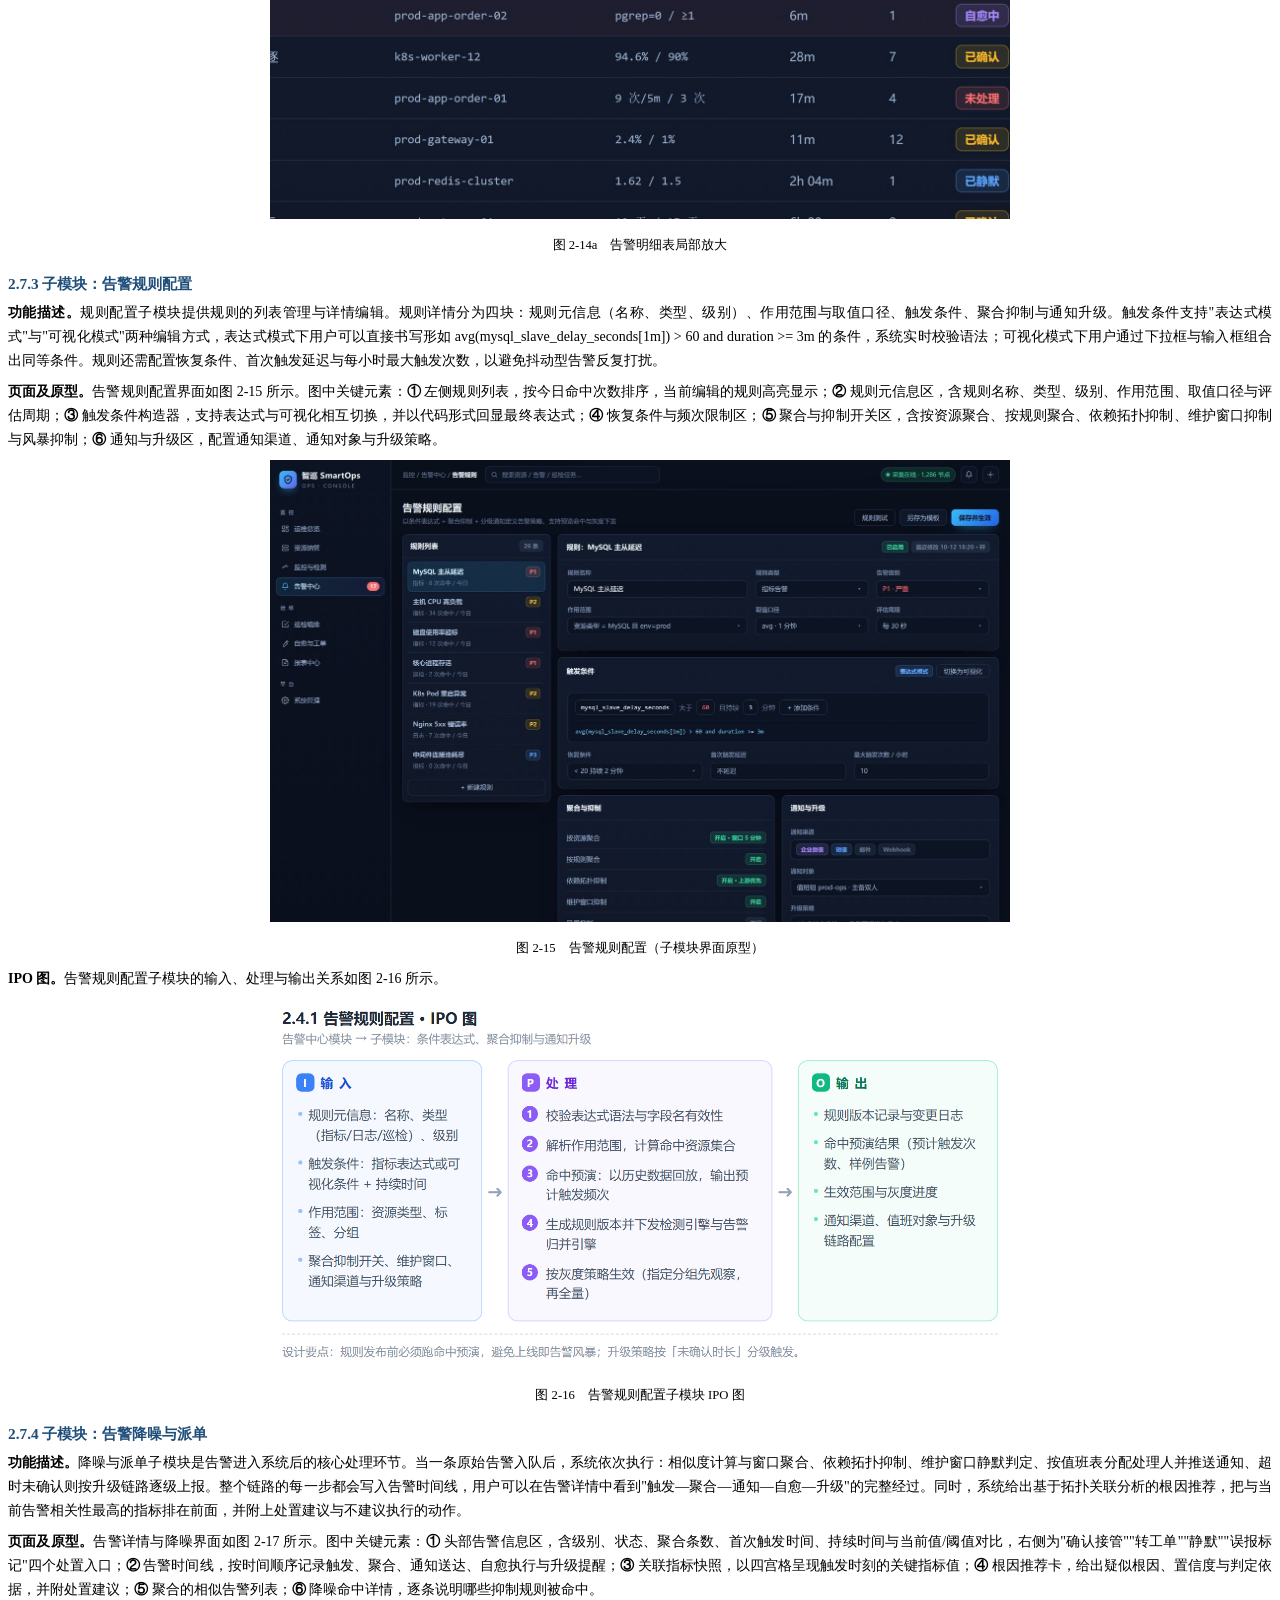
<file: design_doc.html>
<!doctype html>
<html lang="zh-CN">
<head>
<meta charset="utf-8">
<title>智巡 SmartOps · 系统设计文档</title>
<style>
h1{font-family:"黑体";font-size:16pt;color:#16324F;text-align:center;margin:0 0 6pt 0;line-height:1.4;}
h2{font-family:"黑体";font-size:15pt;color:#16324F;margin:18pt 0 8pt 0;line-height:1.4;}
h3{font-family:"黑体";font-size:13pt;color:#1F4E79;margin:14pt 0 6pt 0;line-height:1.4;}
h4{font-family:"黑体";font-size:11.5pt;color:#1F4E79;margin:12pt 0 5pt 0;line-height:1.4;}
p{font-family:"宋体";font-size:10.5pt;line-height:1.7;margin:0 0 6pt 0;text-align:justify;}
ul,ol{margin:0 0 6pt 0;padding-left:20pt;}
li{font-family:"宋体";font-size:10.5pt;line-height:1.7;margin-bottom:3pt;}
table{border-collapse:collapse;width:100%;margin:6pt 0 10pt 0;}
th{font-family:"黑体";font-size:9.5pt;background-color:#1F4E79;color:#FFFFFF;border:1px solid #B9C6D8;padding:5pt 6pt;text-align:left;}
td{font-family:"宋体";font-size:9.5pt;border:1px solid #B9C6D8;padding:5pt 6pt;vertical-align:top;line-height:1.55;}
code,pre{font-family:"Consolas","宋体";font-size:9.5pt;}
pre{background-color:#F4F7FB;border:1px solid #D6E0EC;padding:7pt 9pt;line-height:1.5;margin:4pt 0 8pt 0;}
.kv td:first-child{width:22%;background-color:#F4F7FB;font-family:"黑体";}
.center{text-align:center;}
</style>
</head>
<body>

<h1>系统设计文档</h1>
<h1 style="font-size:14pt;margin-bottom:14pt;">智巡 SmartOps —— 一体化智能运维巡检与自愈平台</h1>

<table class="kv">
<tr><td>设计题目</td><td>智巡 SmartOps —— 一体化智能运维巡检与自愈平台</td></tr>
<tr><td>系统代号</td><td>SmartOps v2.0</td></tr>
<tr><td>设计者</td><td>王宇轩</td></tr>
<tr><td>完成日期</td><td>2026 年 10 月 15 日</td></tr>
<tr><td>技术形态</td><td>B/S 架构 · 前后端分离 · 多租户 SaaS</td></tr>
<tr><td>交付物</td><td>本设计报告（含系统需求、系统设计、H 图、界面原型、IPO 图）；配套演示 PPT</td></tr>
</table>

<h2>一、系统需求</h2>

<h3>1.1 项目背景与问题陈述</h3>

<p>随着企业业务系统规模扩大，一个中型研发团队的线上环境通常在三年内就会从十几台服务器膨胀到数百甚至上千个资源对象：既有自建机房的物理机与虚拟机，也有阿里云、腾讯云上的云主机，还有 Kubernetes 集群里的节点、中间件集群与各类数据库实例。运维工作方式往往还停留在"人盯屏幕"的阶段：值班同学每天要在七八套互不相通的控制台之间来回切换，靠经验判断哪台机器快要撑不住；巡检靠人工敲命令或临时脚本，结果散落在聊天记录里；出了告警先被海量重复通知淹没，再花大量时间定位到底是哪一层出了问题；同样的一次磁盘清理，每个值班的人都要重来一遍，经验无法沉淀。</p>

<p>从用户的视角看，运维团队真正需要的并不是"再多一个监控大屏"，而是一套能把<strong>发现问题—判断问题—处理问题—复盘问题</strong>串成闭环的平台。具体而言，运维管理员希望有一个统一的入口把所有异构资源纳管进来，用标签和分组管得住，而不是每次新增一批机器都要手工登记；值班工程师希望在告警到来时，看到的是已经归并降噪后的少量关键事件，并且系统能直接告诉他最可能的根因在哪里、历史上这类问题是怎么处理的；运维负责人则希望每周不用人工拼报表，就能拿到资源健康度、告警闭环率、自愈成功率这些可交付给管理层的数字。</p>

<h3>1.2 系统用户角色</h3>

<table>
<tr><th style="width:16%">角色</th><th style="width:26%">关注点</th><th>主要使用场景</th></tr>
<tr><td>运维管理员</td><td>资源覆盖率、规则与模板的正确性</td><td>接入新资源、维护巡检模板与告警规则、编排自愈剧本、管理用户权限</td></tr>
<tr><td>值班工程师</td><td>告警是否准确、处置是否可追溯</td><td>接收归并后的告警、查看根因推荐、执行处置动作、创建与流转工单</td></tr>
<tr><td>应用开发者</td><td>测试环境是否可用</td><td>在测试环境中自查资源状态、查看与自己服务相关的巡检结果</td></tr>
<tr><td>运维负责人</td><td>整体健康度、闭环效率与合规</td><td>查看总览大盘与报表、审批高危动作、审阅审计日志与 SLA 达成情况</td></tr>
</table>

<h3>1.3 功能性需求</h3>

<p>系统面向上述角色，需要提供以下七类功能：</p>
<ol>
<li><strong>资源纳管</strong>：支持通过 SSH/Agentless、云账号同步、CSV 批量导入三种方式接入多云主机、容器集群、中间件与网络设备；提供分组、标签两级组织维度；自动完成连通性与采集通道检测，并在通道不可达时降级为轮询采集；提供资源详情视图，包含运行状态、关联指标与依赖拓扑。</li>
<li><strong>巡检编排</strong>：支持把巡检经验沉淀为模板（检查项、判定条件、权重、告警级别、调度周期、并发度）；支持以可视化画布编排多分支的巡检流程，包含采集、脚本执行、并行网关、条件判定、告警触发与报告生成等节点；支持试运行与版本管理。</li>
<li><strong>监控与异常检测</strong>：提供时序指标的采集、聚合与可视化；支持静态阈值、动态基线（EWMA）与孤立森林三类检测算法，输出异常点、异常评分与偏离区间，并在超阈值前先行发现劣化趋势。</li>
<li><strong>告警中心</strong>：以条件表达式或可视化方式配置告警规则；对原始告警按资源、规则与依赖拓扑做聚合抑制，输出降噪后的主告警；按值班表自动派单，并在未确认时逐级升级。</li>
<li><strong>自愈与工单</strong>：把高频处置动作固化为自愈剧本，命中触发条件后自动执行并在失败时转人工工单；提供工单看板跟踪"待分配—处理中—待验证—已关闭"全流程与 SLA。</li>
<li><strong>报表中心</strong>：按日、周、月自动生成巡检报告、告警闭环分析与 SLA 报表，支持 PDF/Excel 导出与定点推送。</li>
<li><strong>系统管理</strong>：多租户隔离、用户与角色管理、功能级与资源级权限控制、全量操作审计。</li>
</ol>

<h3>1.4 非功能性需求</h3>

<table>
<tr><th style="width:20%">类别</th><th>指标要求</th></tr>
<tr><td>性能</td><td>纳管规模支持 5000 个资源对象；单次千节点巡检在 5 分钟内完成；指标写入吞吐 ≥ 5 万点/秒；告警从产生到通知送达 ≤ 3 秒。</td></tr>
<tr><td>可靠性</td><td>采集通道中断后自动降级为轮询模式，不丢指标；告警在聚合压缩过程中保留原始记录，任何降噪动作可追溯；核心服务无单点。</td></tr>
<tr><td>安全性</td><td>凭据统一由凭据库加密托管，不以明文落库与传输；高危动作（删除资源、执行自愈）需二次确认；操作全量留痕，审计日志不可篡改。</td></tr>
<tr><td>易用性</td><td>接入一个资源不超过 4 步向导；告警处理主路径不超过 2 次点击；关键界面支持深浅色与常用分辨率自适应。</td></tr>
<tr><td>可扩展性</td><td>采集插件、检测算法、通知渠道、自愈动作均以插件化方式注册，支持在不改动核心服务的前提下扩展。</td></tr>
</table>

<h2>二、系统设计</h2>

<h3>2.1 系统整体构成</h3>

<p>智巡 SmartOps 采用分层架构，自上而下划分为<strong>用户层、应用层、支撑层、数据层与被管资源层</strong>五个层次。用户层是四类角色的统一入口；应用层由七个功能模块构成，是用户直接操作的部分；支撑层承载采集、调度、检测、归并、执行等公共能力，供应用层复用；数据层负责时序指标、关系数据、缓存、消息与文件的持久化；被管资源层是系统作用的客体，包括多云主机、K8s 集群、中间件、数据库与网络设备。各层之间通过明确定义的接口通信，上层依赖下层能力，下层不感知上层业务语义，从而保证任意一层可以独立替换或横向扩展。系统整体层次结构如图 2-1 所示。</p>

<p class="center"><img src="img/h-diagram.png" width="740"></p>
<p class="center" style="font-family:'黑体';font-size:9.5pt;">图 2-1　智巡 SmartOps 系统层次结构图（H 图）</p>

<h3>2.2 功能模块清单</h3>

<table>
<tr><th style="width:8%">编号</th><th style="width:18%">模块</th><th style="width:34%">主要子模块</th><th>职责概述</th></tr>
<tr><td>2.4</td><td>资源纳管</td><td>资源接入、资源清单与分组、资源详情与标签</td><td>统一纳管异构资源，维护资源台账、分组标签与依赖拓扑</td></tr>
<tr><td>2.5</td><td>巡检编排</td><td>巡检模板管理、DAG 流程编排、执行与调度</td><td>把巡检经验沉淀为可复用模板与流程，按计划批量执行</td></tr>
<tr><td>2.6</td><td>监控与异常检测</td><td>指标看板、异常检测、指标对比</td><td>采集并可视化时序指标，用多模型算法发现劣化趋势</td></tr>
<tr><td>2.7</td><td>告警中心</td><td>告警规则配置、告警列表、降噪与派单</td><td>由规则产生告警，做聚合抑制与分级派单，跟踪闭环</td></tr>
<tr><td>2.8</td><td>自愈与工单</td><td>自愈剧本、执行记录、工单看板</td><td>自动处置高频故障，失败转单并跟踪 SLA</td></tr>
<tr><td>2.9</td><td>报表中心</td><td>报告任务、报告预览与导出、订阅推送</td><td>自动汇总巡检与告警数据，产出可交付报告</td></tr>
<tr><td>2.10</td><td>系统管理</td><td>用户、角色权限矩阵、租户、审计日志</td><td>多租户隔离、权限控制与操作留痕</td></tr>
</table>

<h3>2.3 界面原型生成说明（AI 提示词与生成过程）</h3>

<p>本设计中的全部高保真界面原型均未使用图形软件手工绘制，而是采用"<strong>设计令牌 → HTML 组件 → 无头浏览器渲染截图</strong>"的 AI 辅助流水线生成。这样做的目的有三点：一是保证十余张界面之间视觉完全一致；二是原型本身即为可运行的前端结构，后续开发可直接复用；三是每张原型图的生成过程可复现、可微调。</p>

<p><strong>生成流程。</strong>第一步，由 AI 根据系统需求确定设计令牌（Design Token），即颜色、圆角、间距、字号与状态色，并明确"深色运维控制台"这一视觉基调；第二步，生成一个共享样式表与一个页面外壳模板，外壳中包含侧边导航、顶部工具条与内容插槽，所有页面复用同一外壳；第三步，逐页生成内容片段，由构建脚本把外壳与片段拼装为完整 HTML；第四步，用无头 Chrome 在 1440×H 的视口、2 倍像素密度下渲染并截图，输出 PNG 供本报告引用；第五步，对截图进行人工复核，针对溢出、折行、层级不清等问题回到片段中定点修正后重新渲染。</p>

<p><strong>核心提示词。</strong>为保证十余张界面风格统一，设计系统与页面生成分别使用如下提示词模板。</p>

<pre>【提示词 1 · 设计系统】
你是资深 B 端产品设计师。为"智巡 SmartOps 智能运维平台"定义一套深色控制台设计令牌，
要求：专业、克制、信息密度高，避免玩具化与渐变堆叠。
输出内容：背景/面板/描边层级色值、主色与语义色（正常/警告/严重/信息）、
圆角与间距节奏、字号阶梯（11/12.5/13.5/17/26）、表格与卡片的统一内边距。
约束：状态色必须同时提供"色值 + 低透明度底色 + 同名描边"三件套，保证深浅背景下都可读。</pre>

<pre>【提示词 2 · 页面原型】
基于上述设计令牌，生成「{页面名称}」页面的 HTML 内容片段（不含 html/head/body 标签）。
页面定位：{一句话说明}。必须包含：{关键区域清单，如筛选区/主图表/明细表/侧栏属性面板}。
数据要求：使用贴近真实运维场景的示例数据（主机名、IP、指标值、告警级别），
表内数值与图表趋势必须自洽（例如磁盘 91% 应同时出现在详情页与告警页）。
布局约束：内容区固定 1440px 宽，禁止横向溢出；长表格使用紧凑字号（11.5px）与 nowrap。
输出仅需 HTML 片段，样式一律使用 design token 变量，不得硬编码颜色。</pre>

<p><strong>生成过程中的三次修正。</strong>第一次渲染后发现资源清单页表格列宽超出内容区导致右侧列被裁切，修正方式是压缩单元格内边距、缩短端点列文本并移除冗余操作列；第二次渲染发现健康度趋势图的纵轴刻度被绘图区压住，修正方式是缩小绘图区宽度并把刻度右移；第三次渲染发现 DAG 编排画布中的"失败重试"回边箭头指向了空白区域，判定其表达不清，改为删除该回边并在节点属性面板中以"失败策略"字段显式表达。上述三次修正说明：AI 生成的原型必须经过渲染后的人工复核，仅凭代码无法发现视觉层面的溢出与语义歧义。</p>

<h3>2.4 资源纳管模块</h3>

<h4>2.4.1 功能需求描述</h4>
<p>资源纳管是整个平台的数据基础，它决定了后续巡检、监控与告警能否覆盖到正确的对象。本模块需要解决四个问题：一是<strong>接得进来</strong>，支持 SSH/Agentless、云账号同步与 CSV 批量导入三种接入路径，覆盖自建机房、公有云与容器环境；二是<strong>接得准</strong>，接入过程中必须完成端口可达性、凭据认证、系统信息读取与探针通道四项检测，任一环节失败即刻中断并给出可操作的原因；三是<strong>管得住</strong>，通过"分组 + 标签"两级维度组织资源，且分组与标签必须成为巡检与告警的作用范围选择依据，使得新增资源可以自动纳入既有策略；四是<strong>看得清</strong>，资源详情页需要把基础信息、运行指标、巡检记录、告警历史与依赖拓扑聚合在一个视图内，便于快速判断影响面。</p>

<h4>2.4.2 页面及原型</h4>
<p>资源纳管模块的整体界面如图 2-2 所示，页面由左侧分组树与右侧资源清单两部分构成。图中关键元素的注解如下：<strong>①</strong> 左侧资源分组树，按"环境 → 云/机房 → 资源类型"组织，每级显示资源计数，点击即筛选右侧清单；<strong>②</strong> 顶部筛选与标签区，支持按名称/IP/标签搜索，支持状态、类型下拉筛选，已选标签以独立标签块呈现；<strong>③</strong> 健康度状态汇总条，实时显示异常、亚健康与健康的资源数量分布；<strong>④</strong> 资源清单表格，逐列展示资源名称、类型、端点、所属分组、健康度进度条、状态、标签与最近巡检时间，健康度列使用颜色分档，异常行整体以浅红底色高亮；<strong>⑤</strong> 底部批量操作与分页区，勾选资源后可批量发起巡检或批量打标签。</p>

<p class="center"><img src="img/resources.jpg" width="740"></p>
<p class="center" style="font-family:'黑体';font-size:9.5pt;">图 2-2　资源纳管模块整体界面（资源清单与分组树）</p>
<p>为便于查看表格细节，资源清单区域（含资源名称、类型、端点、所属分组、健康度与状态列）的局部放大如图 2-2a 所示，其中健康度列以进度条加数值双通道呈现，异常行以浅红底色整体高亮。</p>
<p class="center"><img src="img/detail-res-table.jpg" width="740"></p>
<p class="center" style="font-family:'黑体';font-size:9.5pt;">图 2-2a　资源清单区域局部放大</p>

<p>运维总览大盘作为资源纳管结果的统一呈现入口，如图 2-3 所示。图中关键元素：<strong>①</strong> 四张核心指标卡，分别展示纳管资源总数、系统健康度、今日巡检任务数与待处置告警数，并提供环比变化；<strong>②</strong> 系统健康度趋势图，以折线加面积方式展示近 24 小时健康度变化，并叠加健康基线参考线与异常时刻标注；<strong>③</strong> 告警分级分布环形图，按 P1—P4 四个级别展示当日告警构成；<strong>④</strong> 资源健康度排名表，按健康度升序排列，异常与亚健康资源排在最前；<strong>⑤</strong> 实时事件流，按时间倒序推送自愈、告警、巡检完成与资源接入等事件。</p>

<p class="center"><img src="img/dashboard.jpg" width="740"></p>
<p class="center" style="font-family:'黑体';font-size:9.5pt;">图 2-3　运维总览大盘</p>
<p>大盘中系统健康度趋势图的局部放大如图 2-3a 所示：绿色虚线为健康基线参考线，蓝色折线为实际健康度，图中 14:20 处的红点与文字标注为自动识别出的健康度骤降时刻。</p>
<p class="center"><img src="img/detail-dash-trend.png" width="740"></p>
<p class="center" style="font-family:'黑体';font-size:9.5pt;">图 2-3a　系统健康度趋势图局部放大</p>

<h4>2.4.3 子模块：资源接入</h4>
<p><strong>功能描述。</strong>资源接入是一个四步向导：选择接入方式 → 配置连接信息 → 配置采集策略 → 完成。在配置连接信息步骤中，用户可以填写资源名称、类型、管理 IP、端口、认证方式、凭据库引用、所属分组与标签，并可填写接入备注。系统在用户点击"连通性测试"后依次执行 TCP 端口可达性、SSH 身份认证、系统信息读取、sudo 特权指令可用性与探针下发通道五项检测，并把每一项的结果与耗时返回展示。若探针通道不可达，系统自动把该资源的采集模式降级为 SSH 定时轮询，保证数据不中断。此外，向导右侧同时提供批量接入入口，支持拖拽 CSV 或直接同步云账号下的全部实例。</p>

<p><strong>页面及原型。</strong>接入向导界面如图 2-4 所示。图中关键元素：<strong>①</strong> 顶部四步进度条，已完成、当前与待办状态用不同样式区分；<strong>②</strong> 左侧连接信息表单区，含资源名称、类型、IP、端口、认证方式、凭据库引用、分组与标签等字段；<strong>③</strong> 表底下方的操作区，提供"上一步""连通性测试""下一步"三个动作；<strong>④</strong> 右侧连通性与探针检测结果卡，逐项列出检测结论与耗时，全部通过时给出汇总提示；<strong>⑤</strong> 右下批量接入区，支持 CSV 拖拽上传与云账号实例同步。</p>

<p class="center"><img src="img/onboard.jpg" width="740"></p>
<p class="center" style="font-family:'黑体';font-size:9.5pt;">图 2-4　资源接入向导（子模块界面原型）</p>

<p><strong>IPO 图。</strong>资源接入子模块的输入、处理与输出关系如图 2-5 所示。</p>

<p class="center"><img src="img/ipo-resource-onboard.png" width="740"></p>
<p class="center" style="font-family:'黑体';font-size:9.5pt;">图 2-5　资源接入子模块 IPO 图</p>

<h4>2.4.4 子模块：资源详情与标签管理</h4>
<p><strong>功能描述。</strong>资源详情页是单资源的信息聚合视图，顶部展示资源名称、类型、端点、分组与标签，并以环形图给出健康度评分；下方以页签形式组织"概览、指标监控、巡检记录、告警历史、依赖拓扑、配置与凭据"六类信息。概览页签包含 CPU、内存、连接数、主从延迟等关键指标的数值卡与迷你趋势图，以及一张基本信息表；依赖拓扑页签基于近 24 小时的调用链与复制关系自动推断上下游关系，用于在资源异常时快速评估影响面。标签管理支持单个资源的标签增删与批量打标，任何标签与分组的变更都会写入审计日志。</p>

<p><strong>页面及原型。</strong>资源详情界面如图 2-6 所示。图中关键元素：<strong>①</strong> 头部资源标识区，含健康度环形图、资源名称、版本、端点、分组与标签；<strong>②</strong> 右上角动作区，提供"查看原始指标""变更记录""立即巡检"三个入口；<strong>③</strong> 页签栏，切换概览、指标、巡检记录、告警历史、依赖拓扑与配置凭据；<strong>④</strong> 四个关键指标卡，每张含当前值、迷你趋势折线与阈值说明，超阈值的指标用语义色标出；<strong>⑤</strong> 基本信息与运行状态表；<strong>⑥</strong> 依赖与调用拓扑图，当前节点以高亮框标出，上下游以箭头连接。</p>

<p class="center"><img src="img/resource-detail.jpg" width="740"></p>
<p class="center" style="font-family:'黑体';font-size:9.5pt;">图 2-6　资源详情与依赖拓扑（子模块界面原型）</p>

<p><strong>IPO 图。</strong>资源详情与标签管理子模块的输入、处理与输出关系如图 2-7 所示。</p>

<p class="center"><img src="img/ipo-resource-tag.png" width="740"></p>
<p class="center" style="font-family:'黑体';font-size:9.5pt;">图 2-7　资源详情与标签管理子模块 IPO 图</p>

<h3>2.5 巡检编排模块</h3>

<h4>2.5.1 功能需求描述</h4>
<p>巡检编排模块负责把运维人员的经验固化为可复用、可调度、可追溯的执行单元。其功能需求包括：<strong>模板化</strong>，把检查项及其判定条件、权重、告警级别、是否必检等配置打包成模板，同一模板可被成百上千个资源复用；<strong>参数化</strong>，模板通过分组与标签动态匹配资源范围，使得新增资源无需修改模板即可自动纳入巡检；<strong>可编排</strong>，对于复杂巡检场景（例如需要先采集再分析、需要多分支并行执行），提供可视化画布，支持采集、脚本执行、并行网关、条件判定、告警触发与报告生成等节点，支持节点级并发度、超时与失败重试配置；<strong>可验证</strong>，流程发布前必须经过语法校验与试运行，避免把错误流程推送到生产环境；<strong>可追溯</strong>，模板与流程均需版本化，执行结果需要能够回溯到当时的配置口径。</p>

<h4>2.5.2 页面及原型</h4>
<p>巡检模板管理界面如图 2-8 所示。图中关键元素：<strong>①</strong> 顶部模板卡片行，每张卡片显示模板名称、版本、检查项数量、适用资源台数与调度周期，当前选中的模板以高亮描边标出；<strong>②</strong> 模板基本参数区，展示调度周期、并发度、超时时间与失败重试策略；<strong>③</strong> 检查项配置表，逐行列出检查项名称、采集方式、判定条件、权重、级别与是否必检，支持拖拽排序；<strong>④</strong> 右侧关联资源卡，按分组层级展示模板实际命中的资源台数；<strong>⑤</strong> 最近执行记录表，按时间倒序展示每次执行的通过项数与结果状态。</p>

<p class="center"><img src="img/inspect-template.jpg" width="740"></p>
<p class="center" style="font-family:'黑体';font-size:9.5pt;">图 2-8　巡检模板管理（整体界面原型）</p>

<h4>2.5.3 子模块：巡检模板管理</h4>
<p><strong>功能描述。</strong>模板管理提供模板的增删改查、启用停用、复制与版本对比能力。新建模板时需要填写调度周期（支持 cron 表达式与可视化周期）、并发度、超时时间与失败重试策略；随后在检查项配置表中逐条添加检查项，每条检查项需指定采集方式（指标采集/SSH 命令/日志规则/脚本检测）、判定条件表达式、权重与告警级别。系统在保存前会校验判定条件的语法与阈值合法性，并把模板关联的资源范围解析为实际命中清单，展示给用户确认。</p>

<p><strong>页面及原型。</strong>本子模块的界面即图 2-8 所示页面，其中②③④⑤四个区域分别为模板参数、检查项配置、关联资源与执行记录。</p>

<p><strong>IPO 图。</strong>巡检模板管理子模块的输入、处理与输出关系如图 2-9 所示。</p>

<p class="center"><img src="img/ipo-inspect-template.png" width="740"></p>
<p class="center" style="font-family:'黑体';font-size:9.5pt;">图 2-9　巡检模板管理子模块 IPO 图</p>

<h4>2.5.4 子模块：DAG 流程编排</h4>
<p><strong>功能描述。</strong>对于"先采集、再分组检查、最后按结果分流"这类带分支的巡检场景，模板化的线性检查项不足以表达，因此提供可视化 DAG 编排画布。画布左侧为节点面板，提供采集节点、脚本执行、并行网关、条件判定、告警触发与报告生成六类节点；中间为流程画布，支持拖拽放节点、连线、缩放与平移；右侧为节点属性面板，可配置节点名称、执行资源范围、脚本内容、超时、并发度、失败策略与输出变量。系统在发布前执行三项校验：节点必填项与脚本非空校验、环路检测与拓扑排序、变量作用域校验（下游只能引用上游已声明的变量）；校验通过后还可对抽样资源做干跑试运行，确认无误后再发布为版本。</p>

<p><strong>页面及原型。</strong>DAG 编排画布如图 2-10 所示。图中关键元素：<strong>①</strong> 左侧节点面板，列出六类可拖拽节点，当前选中的节点类型以高亮标出；<strong>②</strong> 流程画布，以"开始 → 拉取资源清单 → 并行网关 → 四路并行检查 → 汇聚 → 异常判定 → 报告/告警分支 → 结束"的方式表达执行拓扑，选中的数据库检查节点以虚线框标出；<strong>③</strong> 画布右上角校验状态与缩放指示；<strong>④</strong> 右侧节点属性面板，展示当前选中节点的脚本内容、执行范围、超时、并发、失败策略与输出变量；<strong>⑤</strong> 节点面板底部的操作提示。</p>

<p class="center"><img src="img/inspect-dag.jpg" width="740"></p>
<p class="center" style="font-family:'黑体';font-size:9.5pt;">图 2-10　巡检 DAG 流程编排画布（子模块界面原型）</p>
<p>流程画布的局部放大如图 2-10a 所示，可清晰看到并行网关（＋）与汇聚节点（×）的分支关系，以及四条并行检查分支如何汇聚后进入异常判定节点。</p>
<p class="center"><img src="img/detail-dag-canvas.jpg" width="740"></p>
<p class="center" style="font-family:'黑体';font-size:9.5pt;">图 2-10a　巡检流程画布局部放大</p>

<p><strong>IPO 图。</strong>DAG 流程编排子模块的输入、处理与输出关系如图 2-11 所示。</p>

<p class="center"><img src="img/ipo-inspect-dag.png" width="740"></p>
<p class="center" style="font-family:'黑体';font-size:9.5pt;">图 2-11　DAG 流程编排子模块 IPO 图</p>

<h3>2.6 监控与异常检测模块</h3>

<h4>2.6.1 功能需求描述</h4>
<p>监控与异常检测模块的目标是"把问题发现在告警之前"。功能需求包括：按资源与指标维度采集并展示时序数据，支持多资源对比；提供固定阈值的静态判定，用于磁盘、连接数这类稳定型指标；提供基于滑动指数加权平均（EWMA）的动态基线，使判定阈值随业务周期漂移，规避业务高峰期的静态误报；提供孤立森林等无监督算法，用于捕捉"单指标正常但组合异常"的隐性劣化；对检测结果做毛刺过滤，要求异常持续一定时长才输出，抑制瞬时抖动；异常结果可直接联动告警规则或自愈剧本，形成"检测—告警—处置"链路。</p>

<h4>2.6.2 页面及原型</h4>
<p>指标监控与异常检测界面如图 2-12 所示。图中关键元素：<strong>①</strong> 资源与指标选择条，可切换被观察资源、指标、聚合口径与时间范围；<strong>②</strong> 主指标趋势图，橙色实线为实际指标，浅蓝色带为动态基线区间，异常点分别以红色与黄色圆点标出，并给出异常时刻的文字标注；<strong>③</strong> 图例区，说明实际指标、基线区间、严重异常点、预警点与异常聚集窗口；<strong>④</strong> 同资源其他指标卡，横向列出该资源其余指标的当前值与状态，便于关联判断；<strong>⑤</strong> 检测算法说明卡，解释三类算法的适用场景；<strong>⑥</strong> 右侧异常检测配置面板，含算法选择、灵敏度滑块、训练窗口、最小持续时长与异常联动动作；<strong>⑦</strong> 右下检测结果列表，按时间倒序列出每条异常的级别、时刻、描述与持续时长。</p>

<p class="center"><img src="img/metrics.jpg" width="740"></p>
<p class="center" style="font-family:'黑体';font-size:9.5pt;">图 2-12　指标监控与异常检测（整体界面原型）</p>
<p>主指标趋势图的局部放大如图 2-12a 所示。浅蓝色带为 EWMA 动态基线区间，橙色实线为实际指标，红色与黄色圆点分别表示严重异常与预警，右侧红色阴影区为异常聚集窗口。</p>
<p class="center"><img src="img/detail-metric-chart.jpg" width="740"></p>
<p class="center" style="font-family:'黑体';font-size:9.5pt;">图 2-12a　主指标趋势与异常标注局部放大</p>

<h4>2.6.3 子模块：指标异常检测</h4>
<p><strong>功能描述。</strong>异常检测子模块负责模型的配置与结果输出。用户需要选择检测算法（EWMA / 3σ / 孤立森林）、调整灵敏度、设定训练窗口与最小持续时间，并指定异常命中后的联动动作。系统在处理时先拉取时序数据并做缺失值插补与毛刺清洗，再训练或增量更新基线模型，然后逐点计算偏离度与异常评分，按最小持续时间过滤瞬时抖动，最后输出异常点列表与聚集窗口，并触发既定的联动动作。用户可在图上直接观察判定是否正确，并通过灵敏度滑块即时看到结果变化。</p>

<p><strong>页面及原型。</strong>本子模块的界面即图 2-12 所示页面，其中②③为检测结果的图形化呈现，⑥⑦为配置与结果列表。</p>

<p><strong>IPO 图。</strong>指标异常检测子模块的输入、处理与输出关系如图 2-13 所示。</p>

<p class="center"><img src="img/ipo-metric-anomaly.png" width="740"></p>
<p class="center" style="font-family:'黑体';font-size:9.5pt;">图 2-13　指标异常检测子模块 IPO 图</p>

<h3>2.7 告警中心模块</h3>

<h4>2.7.1 功能需求描述</h4>
<p>告警中心要解决的核心矛盾是"信号太少怕漏、信号太多怕淹"。功能需求包括：以条件表达式或可视化构造器配置告警规则，条件需支持指标名、比较运算、阈值与持续时间；规则需支持作用范围（资源类型/标签/分组）、取值口径与评估周期；发布前需支持命中预演，用历史数据回放估算触发频次，避免上线即告警风暴；对产生的原始告警做聚合抑制，包括按资源聚合、按规则聚合、按依赖拓扑抑制（上游故障时降级下游告警）与维护窗口静默；按值班表自动派单并推送通知，未在规定时间内确认则逐级升级；保留完整的降噪轨迹，任何被合并的告警都能在详情中回溯。</p>

<h4>2.7.2 页面及原型</h4>
<p>告警中心列表界面如图 2-14 所示。图中关键元素：<strong>①</strong> 顶部四张统计卡，分别展示 P1、P2 活跃告警数、已自动恢复数以及近 24 小时的降噪压缩率；<strong>②</strong> 状态页签栏，按活跃、全部、已确认、已恢复、已静默分类；<strong>③</strong> 级别筛选块，以彩色标签展示各告警级别的数量；<strong>④</strong> 告警明细表格，逐列展示级别、告警标题、资源、触发值与阈值、持续时长、聚合条数、状态、处理人与操作入口；<strong>⑤</strong> 底部批量操作区，支持批量确认、批量派单与临时静默，并显示当前筛选条件。</p>

<p class="center"><img src="img/alerts.jpg" width="740"></p>
<p class="center" style="font-family:'黑体';font-size:9.5pt;">图 2-14　告警中心列表（整体界面原型）</p>
<p>告警明细表的局部放大如图 2-14a 所示。表格以紧凑字号承载十列信息，级别用彩色标签、状态用语义色区分，聚合列显示该条主告警已合并的原始告警条数。</p>
<p class="center"><img src="img/detail-alert-table.jpg" width="740"></p>
<p class="center" style="font-family:'黑体';font-size:9.5pt;">图 2-14a　告警明细表局部放大</p>

<h4>2.7.3 子模块：告警规则配置</h4>
<p><strong>功能描述。</strong>规则配置子模块提供规则的列表管理与详情编辑。规则详情分为四块：规则元信息（名称、类型、级别）、作用范围与取值口径、触发条件、聚合抑制与通知升级。触发条件支持"表达式模式"与"可视化模式"两种编辑方式，表达式模式下用户可以直接书写形如 avg(mysql_slave_delay_seconds[1m]) &gt; 60 and duration &gt;= 3m 的条件，系统实时校验语法；可视化模式下用户通过下拉框与输入框组合出同等条件。规则还需配置恢复条件、首次触发延迟与每小时最大触发次数，以避免抖动型告警反复打扰。</p>

<p><strong>页面及原型。</strong>告警规则配置界面如图 2-15 所示。图中关键元素：<strong>①</strong> 左侧规则列表，按今日命中次数排序，当前编辑的规则高亮显示；<strong>②</strong> 规则元信息区，含规则名称、类型、级别、作用范围、取值口径与评估周期；<strong>③</strong> 触发条件构造器，支持表达式与可视化相互切换，并以代码形式回显最终表达式；<strong>④</strong> 恢复条件与频次限制区；<strong>⑤</strong> 聚合与抑制开关区，含按资源聚合、按规则聚合、依赖拓扑抑制、维护窗口抑制与风暴抑制；<strong>⑥</strong> 通知与升级区，配置通知渠道、通知对象与升级策略。</p>

<p class="center"><img src="img/alert-rule.jpg" width="740"></p>
<p class="center" style="font-family:'黑体';font-size:9.5pt;">图 2-15　告警规则配置（子模块界面原型）</p>

<p><strong>IPO 图。</strong>告警规则配置子模块的输入、处理与输出关系如图 2-16 所示。</p>

<p class="center"><img src="img/ipo-alert-rule.png" width="740"></p>
<p class="center" style="font-family:'黑体';font-size:9.5pt;">图 2-16　告警规则配置子模块 IPO 图</p>

<h4>2.7.4 子模块：告警降噪与派单</h4>
<p><strong>功能描述。</strong>降噪与派单子模块是告警进入系统后的核心处理环节。当一条原始告警入队后，系统依次执行：相似度计算与窗口聚合、依赖拓扑抑制、维护窗口静默判定、按值班表分配处理人并推送通知、超时未确认则按升级链路逐级上报。整个链路的每一步都会写入告警时间线，用户可以在告警详情中看到"触发—聚合—通知—自愈—升级"的完整经过。同时，系统给出基于拓扑关联分析的根因推荐，把与当前告警相关性最高的指标排在前面，并附上处置建议与不建议执行的动作。</p>

<p><strong>页面及原型。</strong>告警详情与降噪界面如图 2-17 所示。图中关键元素：<strong>①</strong> 头部告警信息区，含级别、状态、聚合条数、首次触发时间、持续时间与当前值/阈值对比，右侧为"确认接管""转工单""静默""误报标记"四个处置入口；<strong>②</strong> 告警时间线，按时间顺序记录触发、聚合、通知送达、自愈执行与升级提醒；<strong>③</strong> 关联指标快照，以四宫格呈现触发时刻的关键指标值；<strong>④</strong> 根因推荐卡，给出疑似根因、置信度与判定依据，并附处置建议；<strong>⑤</strong> 聚合的相似告警列表；<strong>⑥</strong> 降噪命中详情，逐条说明哪些抑制规则被命中。</p>

<p class="center"><img src="img/alert-detail.jpg" width="740"></p>
<p class="center" style="font-family:'黑体';font-size:9.5pt;">图 2-17　告警详情与降噪追溯（子模块界面原型）</p>

<p><strong>IPO 图。</strong>告警降噪与派单子模块的输入、处理与输出关系如图 2-18 所示。</p>

<p class="center"><img src="img/ipo-alert-denoise.png" width="740"></p>
<p class="center" style="font-family:'黑体';font-size:9.5pt;">图 2-18　告警降噪与派单子模块 IPO 图</p>

<h3>2.8 自愈与工单模块</h3>

<h4>2.8.1 功能需求描述</h4>
<p>自愈与工单模块把"重复性的处置动作"自动化，把"无法自动化的部分"流程化。功能需求包括：以剧本形式定义触发条件与动作序列，条件可组合告警级别、规则、资源标签与变更冻结期；动作序列支持采集、清理、重启、扩容、校验等动作，每个动作可单独配置参数、超时与失败处理策略；设置安全阈值（如单次释放空间上限、并发执行上限），超过阈值时转为人工确认；执行过程中逐步采集结果与指标变化，最后校验目标指标是否回落至安全区间，成功则关闭告警形成闭环，失败则自动转为人工工单；所有执行记录与工单流转均可追溯，并统计 SLA 达成率。</p>

<h4>2.8.2 页面及原型</h4>
<p>自愈剧本界面如图 2-19 所示。图中关键元素：<strong>①</strong> 左侧剧本库，列出各剧本的启用状态、触发次数与成功次数；<strong>②</strong> 剧本触发条件区，以条件块串联方式展示告警级别、规则、资源标签与变更冻结期等约束；<strong>③</strong> 动作序列表，逐行定义动作、执行目标、参数、超时、失败处理与状态，体现"采集明细 → 清理 → 校验水位 → 复核关闭"的处置逻辑；<strong>④</strong> 底部安全策略与操作区，展示释放空间上限、并发上限，并提供干跑验证与保存入口；<strong>⑤</strong> 最近执行记录表，含告警单号、资源、耗时、结果与释放空间等效果数据。</p>

<p class="center"><img src="img/heal.jpg" width="740"></p>
<p class="center" style="font-family:'黑体';font-size:9.5pt;">图 2-19　自愈剧本与执行记录（整体界面原型）</p>

<p>工单看板界面如图 2-20 所示。图中关键元素：<strong>①</strong> 顶部四张统计卡，展示今日新建工单数、平均响应时长、平均闭环时长与超时未闭环数；<strong>②</strong> 待分配列，展示尚未指派处理人的工单及其等待时长，超时工单以红色文字提示；<strong>③</strong> 处理中列，工单卡片内含处理进度条处理人信息，SLA 临界卡片以黄色描边高亮；<strong>④</strong> 待验证列，展示已处置待观察的工单；<strong>⑤</strong> 已关闭列，展示已闭环工单及其 SLA 达成标记。</p>

<p class="center"><img src="img/tickets.jpg" width="740"></p>
<p class="center" style="font-family:'黑体';font-size:9.5pt;">图 2-20　工单看板（整体界面原型）</p>

<h4>2.8.3 子模块：自愈剧本编排</h4>
<p><strong>功能描述。</strong>剧本编排子模块负责剧本的定义、校验与执行。定义阶段，用户配置触发条件与动作序列；校验阶段，系统检验动作参数合法性与执行目标的可用性，并支持干跑验证（仅采集不实际执行破坏性动作）；执行阶段，系统按序执行动作，每一步采集执行结果与指标变化，失败时按配置重试或跳过，并在触发安全阈值时暂停转人工；闭环阶段，校验目标指标是否恢复，成功则关闭告警并记录效果数据，失败或超阈值则自动创建人工工单并附带执行日志。</p>

<p><strong>页面及原型。</strong>本子模块的界面即图 2-19 所示页面，其中②③④分别为触发条件、动作序列与安全策略配置区。</p>

<p><strong>IPO 图。</strong>自愈剧本编排子模块的输入、处理与输出关系如图 2-21 所示。</p>

<p class="center"><img src="img/ipo-playbook.png" width="740"></p>
<p class="center" style="font-family:'黑体';font-size:9.5pt;">图 2-21　自愈剧本编排子模块 IPO 图</p>

<h3>2.9 报表中心模块</h3>

<h4>2.9.1 功能需求描述</h4>
<p>报表中心把分散在巡检、告警与工单中的过程数据汇总为可交付的结论性材料。功能需求包括：支持配置报告任务，指定报告类型（巡检日报、运维周报、告警闭环分析、SLA 月报）、生成周期、输出格式（PDF/Excel）与推送渠道；报告内容需要包含核心指标概览、趋势图表、隐患资源清单与处置建议；支持历史归档与按需重新生成；报告中涉及的 AI 分析结论必须显式标注为"仅供参考，处置动作须经人工确认"，以明确人与系统的责任边界。</p>

<h4>2.9.2 页面及原型</h4>
<p>报表中心界面如图 2-22 所示。图中关键元素：<strong>①</strong> 左侧报告任务列表，展示任务名称、输出格式与生成周期，首项为当前预览的任务，下方为历史归档；<strong>②</strong> 报告预览头部，含报告标题、统计区间、生成人与页数，并提供重新生成与下载入口；<strong>③</strong> 核心指标概览区，以四宫格展示巡检执行量、发现隐患数、告警总数与自愈成功率；<strong>④</strong> 告警趋势图，以柱状图叠加 P1 趋势虚线呈现近 7 日变化；<strong>⑤</strong> TOP 隐患资源表，列出资源、隐患项、级别、建议处置与当前状态；<strong>⑥</strong> 报告尾部的免责与口径说明。</p>

<p class="center"><img src="img/report.jpg" width="740"></p>
<p class="center" style="font-family:'黑体';font-size:9.5pt;">图 2-22　报表中心与报告预览</p>

<h3>2.10 系统管理模块</h3>

<h4>2.10.1 功能需求描述</h4>
<p>系统管理模块提供平台的治理能力。功能需求包括：多租户隔离，保证不同租户的资源与数据互不可见；用户管理，支持与企业微信通讯录同步实现组织架构自动更新，支持启用、停用与恢复账号；角色权限采用功能级（查看/操作/配置/审批）与资源级（按分组或标签限定作用范围）两级模型，并支持内置角色与自定义角色；高危操作默认需要二次确认；提供全量审计日志，记录操作人、动作、对象、时间与结果，且日志不可被普通用户修改。</p>

<h4>2.10.2 页面及原型</h4>
<p>系统管理界面如图 2-23 所示。图中关键元素：<strong>①</strong> 左侧用户列表，按姓名、账号/企业微信、角色、资源范围、状态与最近登录时间展示，停用账号以灰色标识；<strong>②</strong> 用户列表底部的企业微信同步提示与统计；<strong>③</strong> 右上角色权限矩阵，以"功能模块 × 查看/操作/配置/审批"的矩阵形式展示权限分配；<strong>④</strong> 权限矩阵下方的高危操作提示；<strong>⑤</strong> 右下审计日志表，按时间倒序记录系统与人工操作及其结果。</p>

<p class="center"><img src="img/admin.jpg" width="740"></p>
<p class="center" style="font-family:'黑体';font-size:9.5pt;">图 2-23　系统管理（用户、角色权限与审计日志）</p>

<h3>2.11 关键数据结构设计</h3>
<p>系统数据类型可分为三类：以资源与配置为主的<strong>关系数据</strong>、以指标为主的<strong>时序数据</strong>、以及以报告与日志为主的<strong>文件与半结构化数据</strong>。关系数据使用 MySQL 承载，核心表设计如表 2-1 所示；时序指标写入 TDengine，按资源与指标建立超级表以提高聚合效率。</p>

<table>
<tr><th style="width:20%">表名</th><th style="width:34%">关键字段</th><th>说明</th></tr>
<tr><td>resource</td><td>id, name, type, endpoint, group_id, tags, health, probe_mode, created_at</td><td>资源台账主表，tags 以 JSON 存储标签键值对，probe_mode 记录采集模式</td></tr>
<tr><td>resource_group</td><td>id, parent_id, name, path, count</td><td>资源分组树，path 保存层级路径便于范围匹配</td></tr>
<tr><td>inspect_template</td><td>id, name, version, cron, concurrency, timeout, retry, scope, status</td><td>巡检模板，scope 以 JSON 保存分组与标签匹配条件</td></tr>
<tr><td>inspect_item</td><td>id, template_id, name, collect_type, expr, weight, level, required, sort</td><td>检查项定义，expr 保存判定条件表达式</td></tr>
<tr><td>inspect_flow</td><td>id, template_id, version, nodes, edges, status</td><td>DAG 流程定义，nodes/edges 以 JSON 保存拓扑</td></tr>
<tr><td>inspect_result</td><td>id, task_id, resource_id, item_id, value, passed, cost_ms, ts</td><td>巡检结果明细，按时序分区以支撑大表查询</td></tr>
<tr><td>alert_rule</td><td>id, name, type, level, expr, scope, eval_cycle, agg_conf, notify_conf, status</td><td>告警规则，expr 为触发条件表达式字符串</td></tr>
<tr><td>alert</td><td>id, rule_id, resource_id, level, value, threshold, status, merged_count, owner, first_ts, last_ts</td><td>告警主表，merged_count 记录聚合条数</td></tr>
<tr><td>alert_event</td><td>id, alert_id, event_type, detail, operator, ts</td><td>告警时间线事件，记录触发、聚合、通知、升级等动作</td></tr>
<tr><td>playbook</td><td>id, name, trigger_conf, actions, safety_conf, status, success_cnt, total_cnt</td><td>自愈剧本，actions 为动作序列 JSON</td></tr>
<tr><td>ticket</td><td>id, title, alert_id, level, status, owner, created_at, closed_at, sla_ok</td><td>工单表，sla_ok 标记是否达成服务等级目标</td></tr>
<tr><td>audit_log</td><td>id, operator, action, target, before, after, result, ts</td><td>审计日志，before/after 记录变更前后值</td></tr>
</table>
<p class="center" style="font-family:'黑体';font-size:9.5pt;">表 2-1　核心关系表设计</p>

<h3>2.12 系统接口设计</h3>
<p>系统对外提供 RESTful 风格接口，供前端与第三方系统调用；对内以消息队列解耦采集、检测与告警处理链路。主要接口如表 2-2 所示。</p>

<table>
<tr><th style="width:12%">方法</th><th style="width:32%">路径</th><th>说明</th></tr>
<tr><td>POST</td><td>/api/v1/resources</td><td>新增资源接入，返回资源 ID 与连通性检测结果</td></tr>
<tr><td>POST</td><td>/api/v1/resources/{id}/connectivity-test</td><td>对指定资源执行连通性与探针通道检测</td></tr>
<tr><td>POST</td><td>/api/v1/inspect/tasks</td><td>按模板与资源范围创建巡检任务，返回任务 ID</td></tr>
<tr><td>POST</td><td>/api/v1/inspect/flows/{id}/validate</td><td>校验 DAG 流程的语法、环路与变量作用域</td></tr>
<tr><td>GET</td><td>/api/v1/metrics/series</td><td>查询时序指标，支持聚合口径与时间范围参数</td></tr>
<tr><td>POST</td><td>/api/v1/anomaly/detect</td><td>按算法与灵敏度执行异常检测，返回异常点与评分</td></tr>
<tr><td>POST</td><td>/api/v1/alert-rules/{id}/preview</td><td>规则命中预演，返回预计触发频次与样例告警</td></tr>
<tr><td>POST</td><td>/api/v1/alerts/{id}/ack</td><td>确认告警并接管处理，写入时间线</td></tr>
<tr><td>POST</td><td>/api/v1/alerts/{id}/to-ticket</td><td>把告警转为人工工单，返回工单号</td></tr>
<tr><td>POST</td><td>/api/v1/playbooks/{id}/dry-run</td><td>自愈剧本干跑验证，不执行破坏性动作</td></tr>
<tr><td>POST</td><td>/api/v1/reports/generate</td><td>按报告任务生成报告，返回文件地址</td></tr>
</table>
<p class="center" style="font-family:'黑体';font-size:9.5pt;">表 2-2　主要系统接口</p>

<h2>三、总结与展望</h2>
<p>本设计以"让运维团队从人盯屏幕转向闭环治理"为目标，完成了智巡 SmartOps 平台的需求分析与系统设计。在需求层面，明确了四类用户角色、七类功能需求与五项非功能指标；在设计层面，给出了五层系统层次结构（H 图），逐模块完成功能需求描述、高保真界面原型与子模块 IPO 图，并补充了核心数据结构与接口设计。</p>
<p>本设计的三点取舍值得说明：其一，坚持"先跑通再优化"，原型全部以 HTML 实现并真实渲染，而非停留在示意图层面，保证设计可被直接验证；其二，在告警处理上把"聚合抑制"与"原始记录保留"同时作为约束，宁可多存一份原始数据，也不允许降噪过程不可追溯；其三，在自愈能力上设置安全阈值与干跑机制，承认自动化存在边界，把无法自动化的部分交给工单流程而不是强上自动执行。</p>
<p>后续可扩展的方向包括：引入调用链数据把根因推荐从"相关性"推进到"因果推断"；把自愈剧本的触发条件与变更管理系统联动，实现变更期间的自动豁免；以及在报告中引入成本维度，让运维决策能够兼顾稳定性与资源投入。</p>

</body>
</html>
</file>
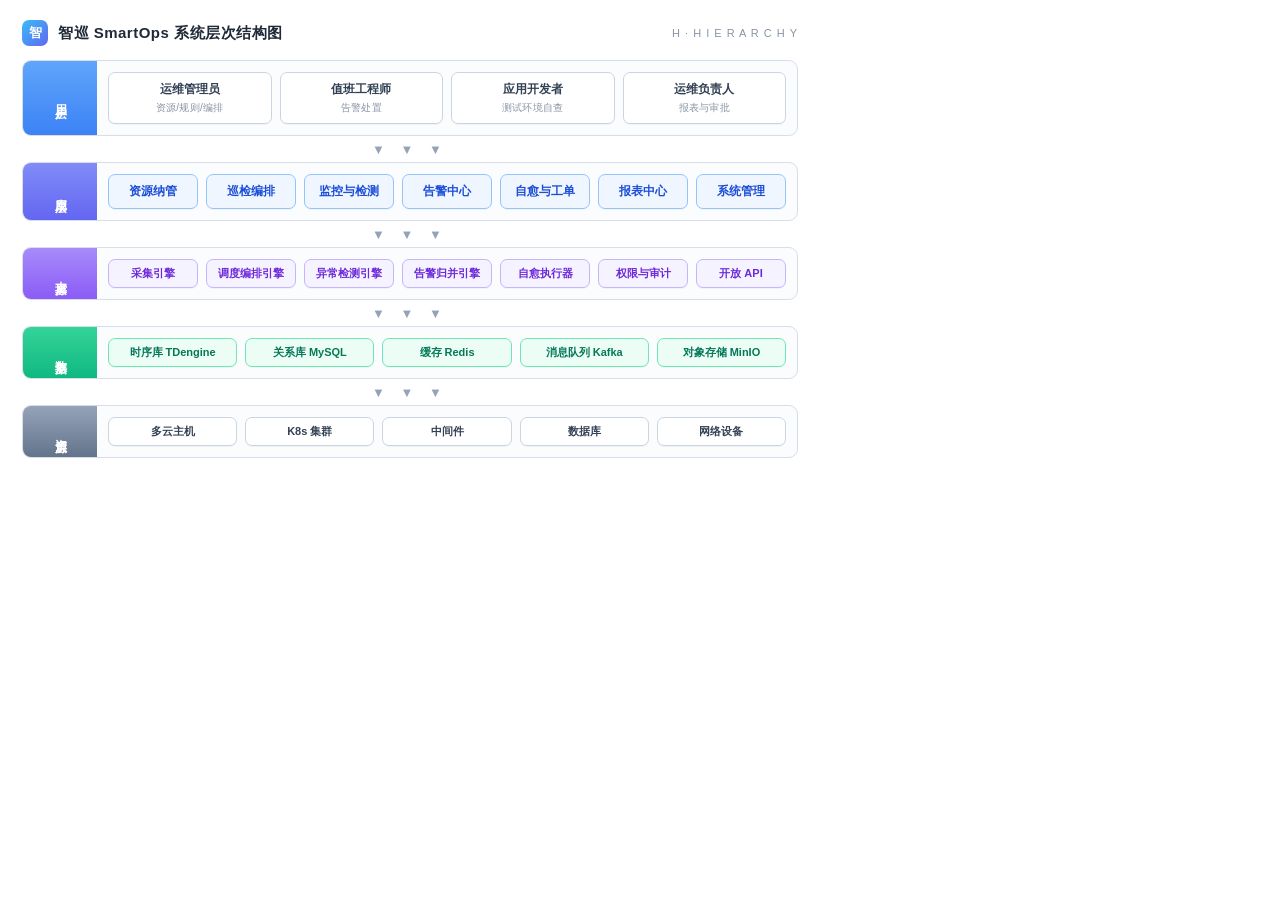
<file: diagrams/h.html>
<!doctype html>
<html lang="zh-CN"><head><meta charset="utf-8"><link rel="stylesheet" href="d.css"></head>
<body>
<div class="canvas">
  <div class="hd">
    <div class="mk">智</div>
    <div class="t1">智巡 SmartOps 系统层次结构图</div>
    <div class="t2">H · H I E R A R C H Y</div>
  </div>

  <div class="band">
    <div class="blabel b-user">用户层</div>
    <div class="boxes">
      <div class="bx">运维管理员<span class="s">资源/规则/编排</span></div>
      <div class="bx">值班工程师<span class="s">告警处置</span></div>
      <div class="bx">应用开发者<span class="s">测试环境自查</span></div>
      <div class="bx">运维负责人<span class="s">报表与审批</span></div>
    </div>
  </div>

  <div class="arrow">▼ ▼ ▼</div>

  <div class="band">
    <div class="blabel b-app">应用层</div>
    <div class="boxes">
      <div class="bx hi">资源纳管</div>
      <div class="bx hi">巡检编排</div>
      <div class="bx hi">监控与检测</div>
      <div class="bx hi">告警中心</div>
      <div class="bx hi">自愈与工单</div>
      <div class="bx hi">报表中心</div>
      <div class="bx hi">系统管理</div>
    </div>
  </div>

  <div class="arrow">▼ ▼ ▼</div>

  <div class="band">
    <div class="blabel b-svc">支撑层</div>
    <div class="boxes">
      <div class="bx hi2 sm">采集引擎</div>
      <div class="bx hi2 sm">调度编排引擎</div>
      <div class="bx hi2 sm">异常检测引擎</div>
      <div class="bx hi2 sm">告警归并引擎</div>
      <div class="bx hi2 sm">自愈执行器</div>
      <div class="bx hi2 sm">权限与审计</div>
      <div class="bx hi2 sm">开放 API</div>
    </div>
  </div>

  <div class="arrow">▼ ▼ ▼</div>

  <div class="band">
    <div class="blabel b-dat">数据层</div>
    <div class="boxes">
      <div class="bx hi3 sm">时序库 TDengine</div>
      <div class="bx hi3 sm">关系库 MySQL</div>
      <div class="bx hi3 sm">缓存 Redis</div>
      <div class="bx hi3 sm">消息队列 Kafka</div>
      <div class="bx hi3 sm">对象存储 MinIO</div>
    </div>
  </div>

  <div class="arrow">▼ ▼ ▼</div>

  <div class="band">
    <div class="blabel b-inf">资源层</div>
    <div class="boxes">
      <div class="bx sm">多云主机</div>
      <div class="bx sm">K8s 集群</div>
      <div class="bx sm">中间件</div>
      <div class="bx sm">数据库</div>
      <div class="bx sm">网络设备</div>
    </div>
  </div>
</div>
</body></html>
</file>
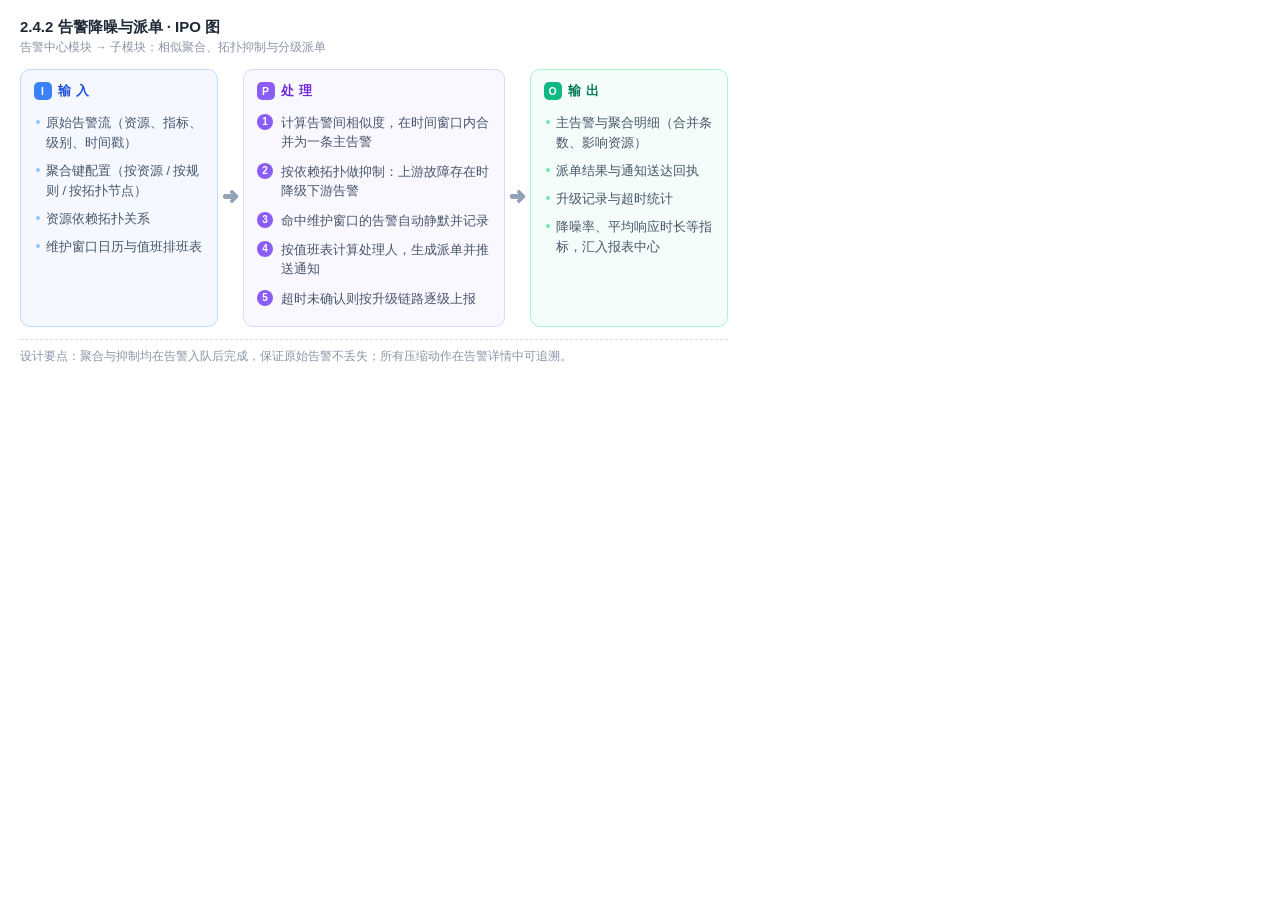
<file: diagrams/ipo-alert-denoise.html>
<!doctype html>
<html lang="zh-CN"><head><meta charset="utf-8"><link rel="stylesheet" href="d.css"></head>
<body>
<div class="ipo">
  <div class="title">2.4.2 告警降噪与派单 · IPO 图</div>
  <div class="sub">告警中心模块 → 子模块：相似聚合、拓扑抑制与分级派单</div>
  <div class="row">
    <div class="col in">
      <div class="ct"><i>I</i>输 入</div>
      <div class="li">原始告警流（资源、指标、级别、时间戳）</div>
      <div class="li">聚合键配置（按资源 / 按规则 / 按拓扑节点）</div>
      <div class="li">资源依赖拓扑关系</div>
      <div class="li">维护窗口日历与值班排班表</div>
    </div>
    <div class="arw">➜</div>
    <div class="col pr">
      <div class="ct"><i>P</i>处 理</div>
      <div class="step"><span>1</span>计算告警间相似度，在时间窗口内合并为一条主告警</div>
      <div class="step"><span>2</span>按依赖拓扑做抑制：上游故障存在时降级下游告警</div>
      <div class="step"><span>3</span>命中维护窗口的告警自动静默并记录</div>
      <div class="step"><span>4</span>按值班表计算处理人，生成派单并推送通知</div>
      <div class="step"><span>5</span>超时未确认则按升级链路逐级上报</div>
    </div>
    <div class="arw">➜</div>
    <div class="col out">
      <div class="ct"><i>O</i>输 出</div>
      <div class="li">主告警与聚合明细（合并条数、影响资源）</div>
      <div class="li">派单结果与通知送达回执</div>
      <div class="li">升级记录与超时统计</div>
      <div class="li">降噪率、平均响应时长等指标，汇入报表中心</div>
    </div>
  </div>
  <div class="foot">设计要点：聚合与抑制均在告警入队后完成，保证原始告警不丢失；所有压缩动作在告警详情中可追溯。</div>
</div>
</body></html>
</file>
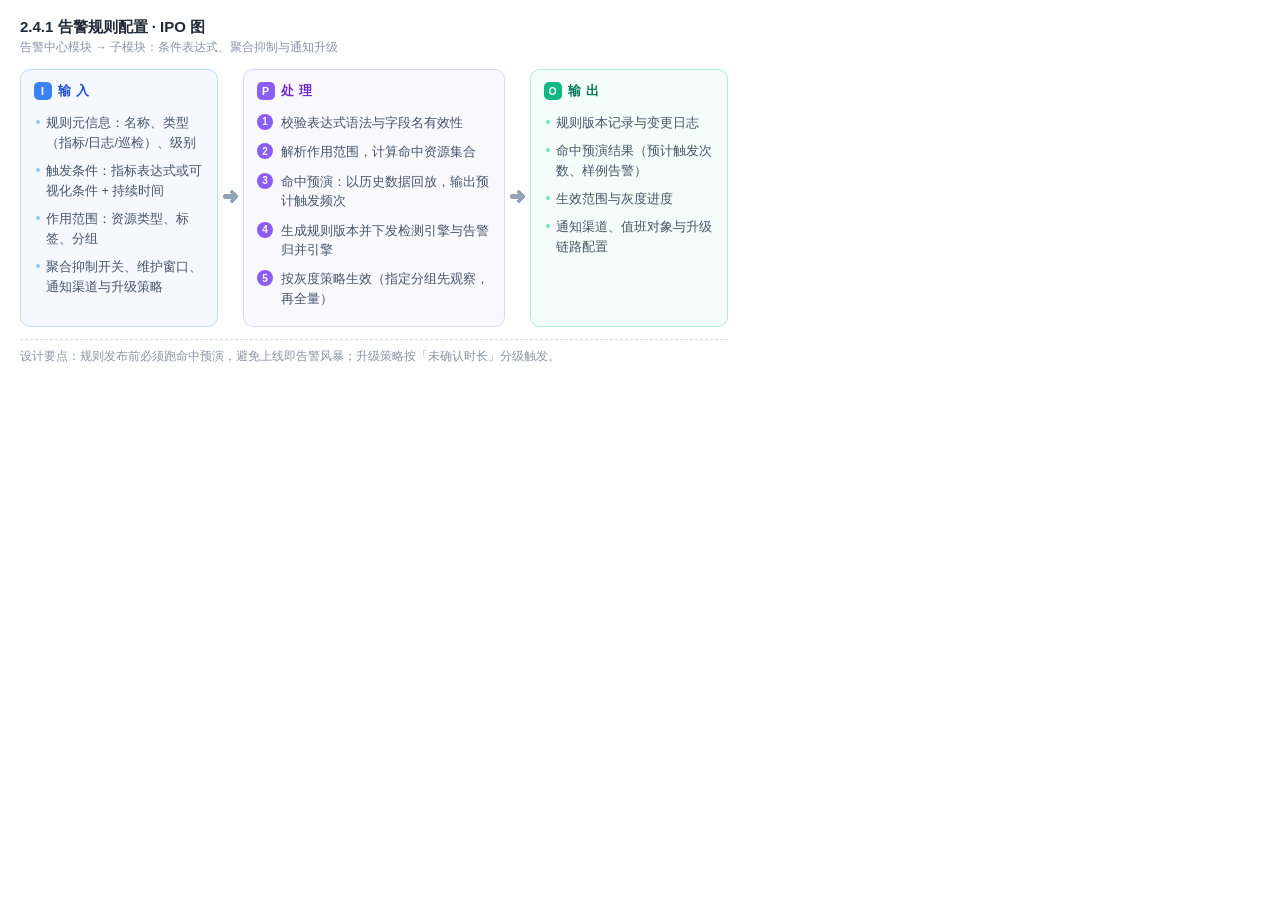
<file: diagrams/ipo-alert-rule.html>
<!doctype html>
<html lang="zh-CN"><head><meta charset="utf-8"><link rel="stylesheet" href="d.css"></head>
<body>
<div class="ipo">
  <div class="title">2.4.1 告警规则配置 · IPO 图</div>
  <div class="sub">告警中心模块 → 子模块：条件表达式、聚合抑制与通知升级</div>
  <div class="row">
    <div class="col in">
      <div class="ct"><i>I</i>输 入</div>
      <div class="li">规则元信息：名称、类型（指标/日志/巡检）、级别</div>
      <div class="li">触发条件：指标表达式或可视化条件 + 持续时间</div>
      <div class="li">作用范围：资源类型、标签、分组</div>
      <div class="li">聚合抑制开关、维护窗口、通知渠道与升级策略</div>
    </div>
    <div class="arw">➜</div>
    <div class="col pr">
      <div class="ct"><i>P</i>处 理</div>
      <div class="step"><span>1</span>校验表达式语法与字段名有效性</div>
      <div class="step"><span>2</span>解析作用范围，计算命中资源集合</div>
      <div class="step"><span>3</span>命中预演：以历史数据回放，输出预计触发频次</div>
      <div class="step"><span>4</span>生成规则版本并下发检测引擎与告警归并引擎</div>
      <div class="step"><span>5</span>按灰度策略生效（指定分组先观察，再全量）</div>
    </div>
    <div class="arw">➜</div>
    <div class="col out">
      <div class="ct"><i>O</i>输 出</div>
      <div class="li">规则版本记录与变更日志</div>
      <div class="li">命中预演结果（预计触发次数、样例告警）</div>
      <div class="li">生效范围与灰度进度</div>
      <div class="li">通知渠道、值班对象与升级链路配置</div>
    </div>
  </div>
  <div class="foot">设计要点：规则发布前必须跑命中预演，避免上线即告警风暴；升级策略按「未确认时长」分级触发。</div>
</div>
</body></html>
</file>
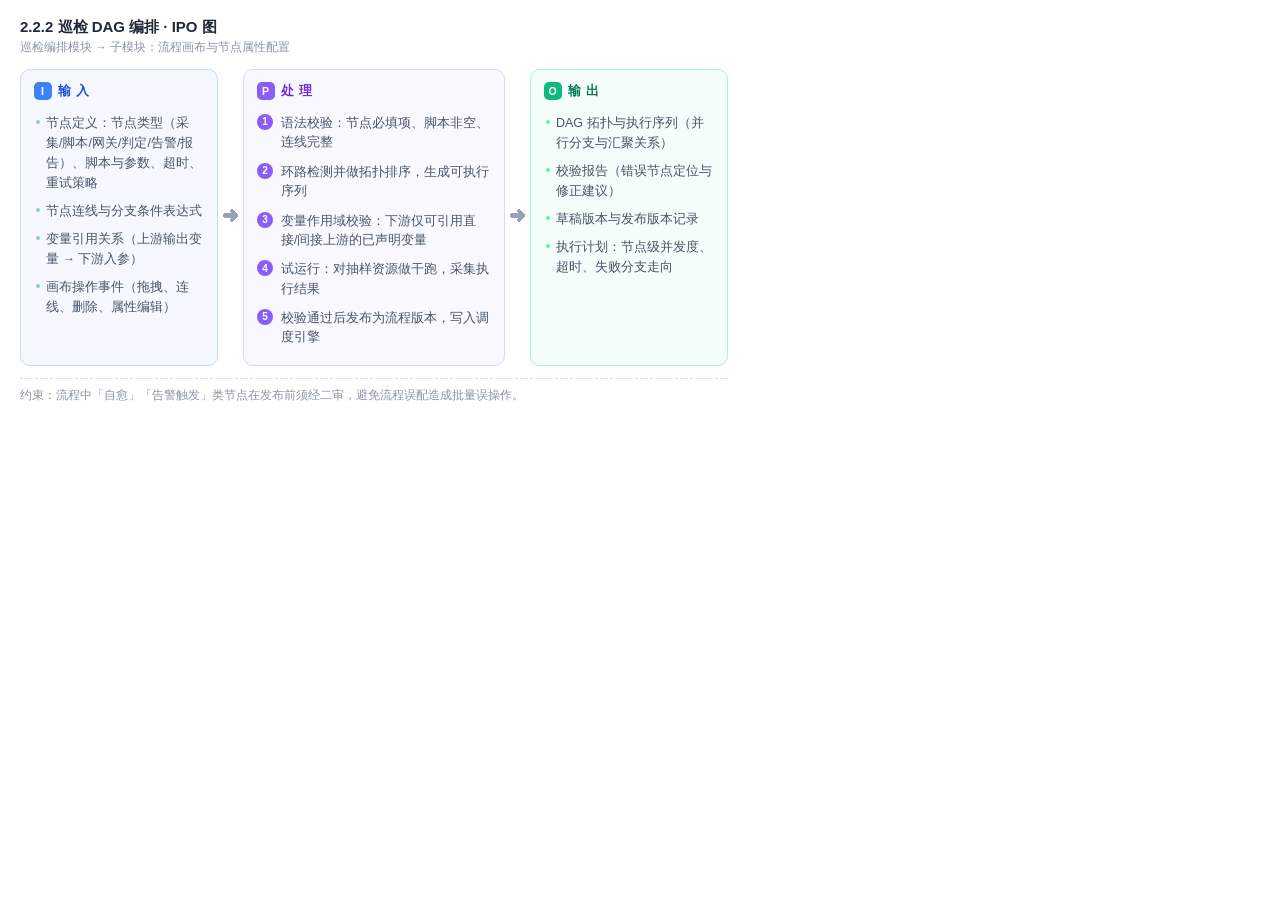
<file: diagrams/ipo-inspect-dag.html>
<!doctype html>
<html lang="zh-CN"><head><meta charset="utf-8"><link rel="stylesheet" href="d.css"></head>
<body>
<div class="ipo">
  <div class="title">2.2.2 巡检 DAG 编排 · IPO 图</div>
  <div class="sub">巡检编排模块 → 子模块：流程画布与节点属性配置</div>
  <div class="row">
    <div class="col in">
      <div class="ct"><i>I</i>输 入</div>
      <div class="li">节点定义：节点类型（采集/脚本/网关/判定/告警/报告）、脚本与参数、超时、重试策略</div>
      <div class="li">节点连线与分支条件表达式</div>
      <div class="li">变量引用关系（上游输出变量 → 下游入参）</div>
      <div class="li">画布操作事件（拖拽、连线、删除、属性编辑）</div>
    </div>
    <div class="arw">➜</div>
    <div class="col pr">
      <div class="ct"><i>P</i>处 理</div>
      <div class="step"><span>1</span>语法校验：节点必填项、脚本非空、连线完整</div>
      <div class="step"><span>2</span>环路检测并做拓扑排序，生成可执行序列</div>
      <div class="step"><span>3</span>变量作用域校验：下游仅可引用直接/间接上游的已声明变量</div>
      <div class="step"><span>4</span>试运行：对抽样资源做干跑，采集执行结果</div>
      <div class="step"><span>5</span>校验通过后发布为流程版本，写入调度引擎</div>
    </div>
    <div class="arw">➜</div>
    <div class="col out">
      <div class="ct"><i>O</i>输 出</div>
      <div class="li">DAG 拓扑与执行序列（并行分支与汇聚关系）</div>
      <div class="li">校验报告（错误节点定位与修正建议）</div>
      <div class="li">草稿版本与发布版本记录</div>
      <div class="li">执行计划：节点级并发度、超时、失败分支走向</div>
    </div>
  </div>
  <div class="foot">约束：流程中「自愈」「告警触发」类节点在发布前须经二审，避免流程误配造成批量误操作。</div>
</div>
</body></html>
</file>
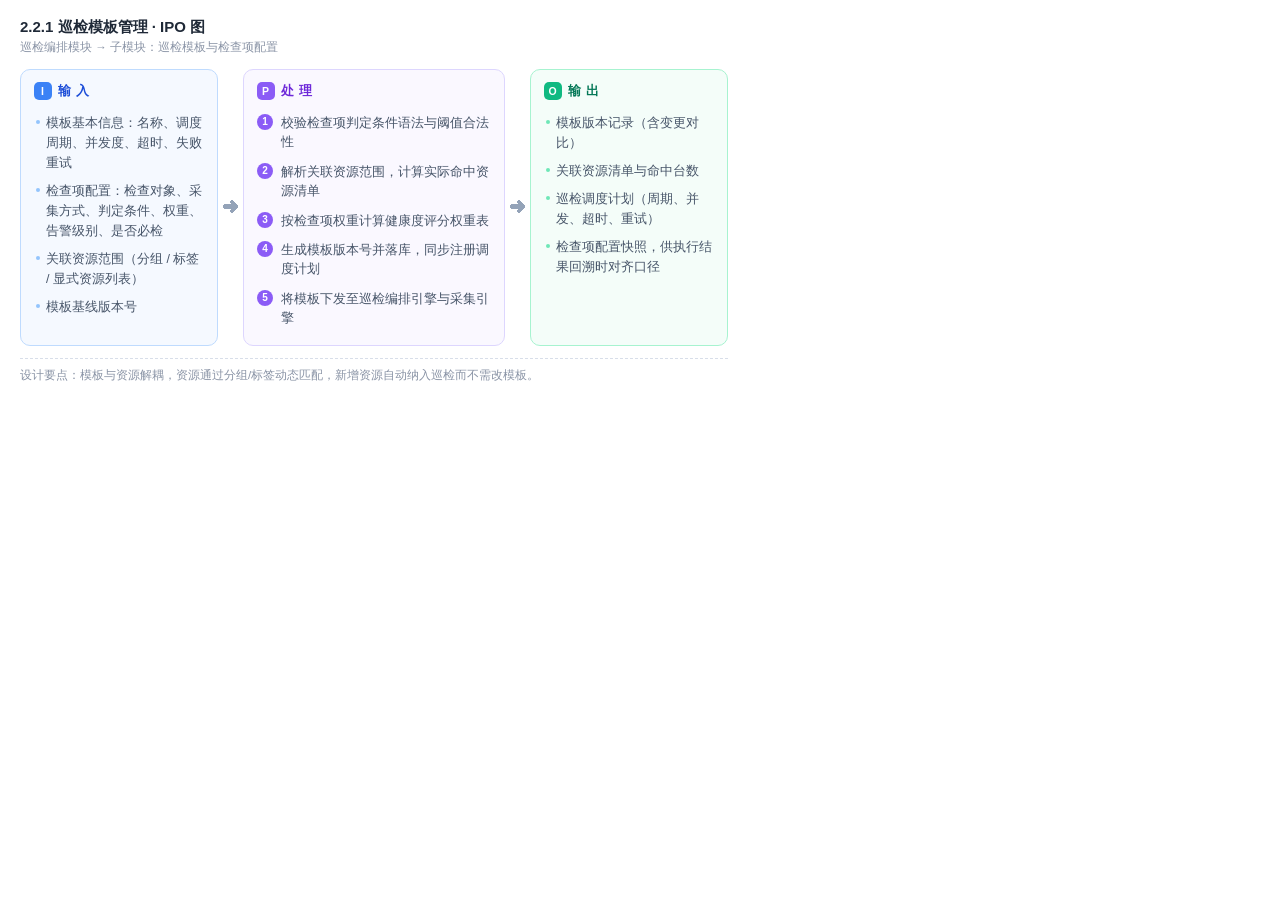
<file: diagrams/ipo-inspect-template.html>
<!doctype html>
<html lang="zh-CN"><head><meta charset="utf-8"><link rel="stylesheet" href="d.css"></head>
<body>
<div class="ipo">
  <div class="title">2.2.1 巡检模板管理 · IPO 图</div>
  <div class="sub">巡检编排模块 → 子模块：巡检模板与检查项配置</div>
  <div class="row">
    <div class="col in">
      <div class="ct"><i>I</i>输 入</div>
      <div class="li">模板基本信息：名称、调度周期、并发度、超时、失败重试</div>
      <div class="li">检查项配置：检查对象、采集方式、判定条件、权重、告警级别、是否必检</div>
      <div class="li">关联资源范围（分组 / 标签 / 显式资源列表）</div>
      <div class="li">模板基线版本号</div>
    </div>
    <div class="arw">➜</div>
    <div class="col pr">
      <div class="ct"><i>P</i>处 理</div>
      <div class="step"><span>1</span>校验检查项判定条件语法与阈值合法性</div>
      <div class="step"><span>2</span>解析关联资源范围，计算实际命中资源清单</div>
      <div class="step"><span>3</span>按检查项权重计算健康度评分权重表</div>
      <div class="step"><span>4</span>生成模板版本号并落库，同步注册调度计划</div>
      <div class="step"><span>5</span>将模板下发至巡检编排引擎与采集引擎</div>
    </div>
    <div class="arw">➜</div>
    <div class="col out">
      <div class="ct"><i>O</i>输 出</div>
      <div class="li">模板版本记录（含变更对比）</div>
      <div class="li">关联资源清单与命中台数</div>
      <div class="li">巡检调度计划（周期、并发、超时、重试）</div>
      <div class="li">检查项配置快照，供执行结果回溯时对齐口径</div>
    </div>
  </div>
  <div class="foot">设计要点：模板与资源解耦，资源通过分组/标签动态匹配，新增资源自动纳入巡检而不需改模板。</div>
</div>
</body></html>
</file>
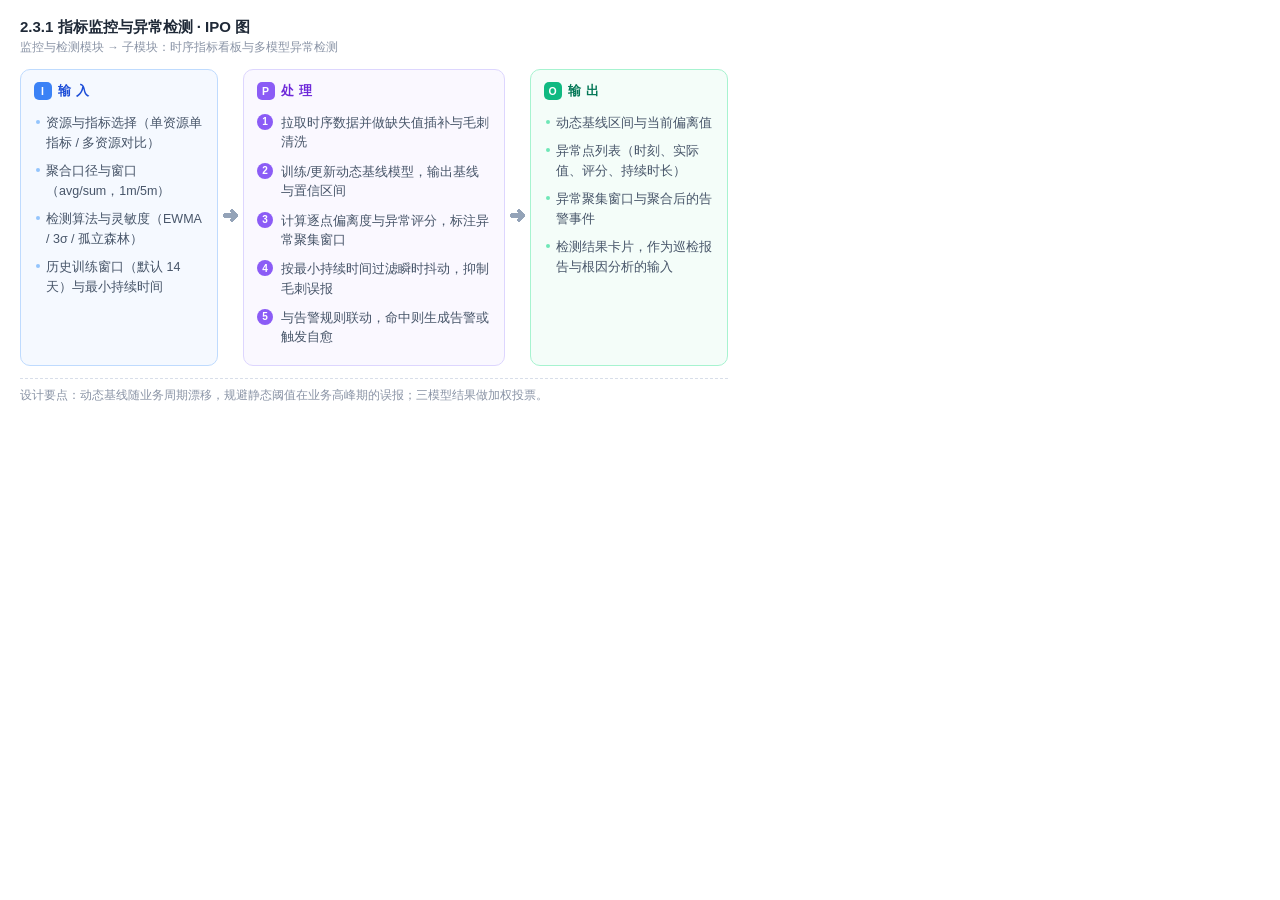
<file: diagrams/ipo-metric-anomaly.html>
<!doctype html>
<html lang="zh-CN"><head><meta charset="utf-8"><link rel="stylesheet" href="d.css"></head>
<body>
<div class="ipo">
  <div class="title">2.3.1 指标监控与异常检测 · IPO 图</div>
  <div class="sub">监控与检测模块 → 子模块：时序指标看板与多模型异常检测</div>
  <div class="row">
    <div class="col in">
      <div class="ct"><i>I</i>输 入</div>
      <div class="li">资源与指标选择（单资源单指标 / 多资源对比）</div>
      <div class="li">聚合口径与窗口（avg/sum，1m/5m）</div>
      <div class="li">检测算法与灵敏度（EWMA / 3σ / 孤立森林）</div>
      <div class="li">历史训练窗口（默认 14 天）与最小持续时间</div>
    </div>
    <div class="arw">➜</div>
    <div class="col pr">
      <div class="ct"><i>P</i>处 理</div>
      <div class="step"><span>1</span>拉取时序数据并做缺失值插补与毛刺清洗</div>
      <div class="step"><span>2</span>训练/更新动态基线模型，输出基线与置信区间</div>
      <div class="step"><span>3</span>计算逐点偏离度与异常评分，标注异常聚集窗口</div>
      <div class="step"><span>4</span>按最小持续时间过滤瞬时抖动，抑制毛刺误报</div>
      <div class="step"><span>5</span>与告警规则联动，命中则生成告警或触发自愈</div>
    </div>
    <div class="arw">➜</div>
    <div class="col out">
      <div class="ct"><i>O</i>输 出</div>
      <div class="li">动态基线区间与当前偏离值</div>
      <div class="li">异常点列表（时刻、实际值、评分、持续时长）</div>
      <div class="li">异常聚集窗口与聚合后的告警事件</div>
      <div class="li">检测结果卡片，作为巡检报告与根因分析的输入</div>
    </div>
  </div>
  <div class="foot">设计要点：动态基线随业务周期漂移，规避静态阈值在业务高峰期的误报；三模型结果做加权投票。</div>
</div>
</body></html>
</file>
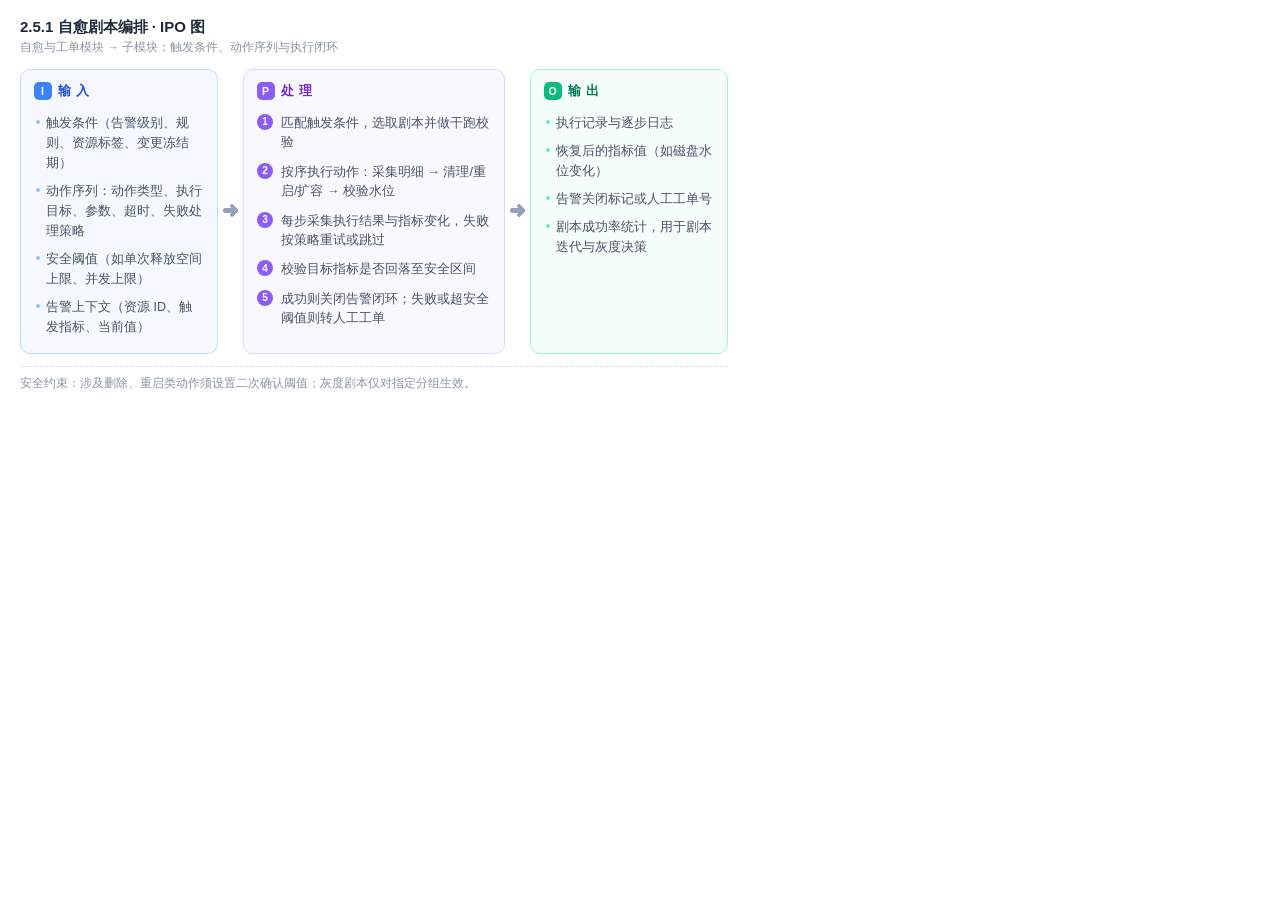
<file: diagrams/ipo-playbook.html>
<!doctype html>
<html lang="zh-CN"><head><meta charset="utf-8"><link rel="stylesheet" href="d.css"></head>
<body>
<div class="ipo">
  <div class="title">2.5.1 自愈剧本编排 · IPO 图</div>
  <div class="sub">自愈与工单模块 → 子模块：触发条件、动作序列与执行闭环</div>
  <div class="row">
    <div class="col in">
      <div class="ct"><i>I</i>输 入</div>
      <div class="li">触发条件（告警级别、规则、资源标签、变更冻结期）</div>
      <div class="li">动作序列：动作类型、执行目标、参数、超时、失败处理策略</div>
      <div class="li">安全阈值（如单次释放空间上限、并发上限）</div>
      <div class="li">告警上下文（资源 ID、触发指标、当前值）</div>
    </div>
    <div class="arw">➜</div>
    <div class="col pr">
      <div class="ct"><i>P</i>处 理</div>
      <div class="step"><span>1</span>匹配触发条件，选取剧本并做干跑校验</div>
      <div class="step"><span>2</span>按序执行动作：采集明细 → 清理/重启/扩容 → 校验水位</div>
      <div class="step"><span>3</span>每步采集执行结果与指标变化，失败按策略重试或跳过</div>
      <div class="step"><span>4</span>校验目标指标是否回落至安全区间</div>
      <div class="step"><span>5</span>成功则关闭告警闭环；失败或超安全阈值则转人工工单</div>
    </div>
    <div class="arw">➜</div>
    <div class="col out">
      <div class="ct"><i>O</i>输 出</div>
      <div class="li">执行记录与逐步日志</div>
      <div class="li">恢复后的指标值（如磁盘水位变化）</div>
      <div class="li">告警关闭标记或人工工单号</div>
      <div class="li">剧本成功率统计，用于剧本迭代与灰度决策</div>
    </div>
  </div>
  <div class="foot">安全约束：涉及删除、重启类动作须设置二次确认阈值；灰度剧本仅对指定分组生效。</div>
</div>
</body></html>
</file>
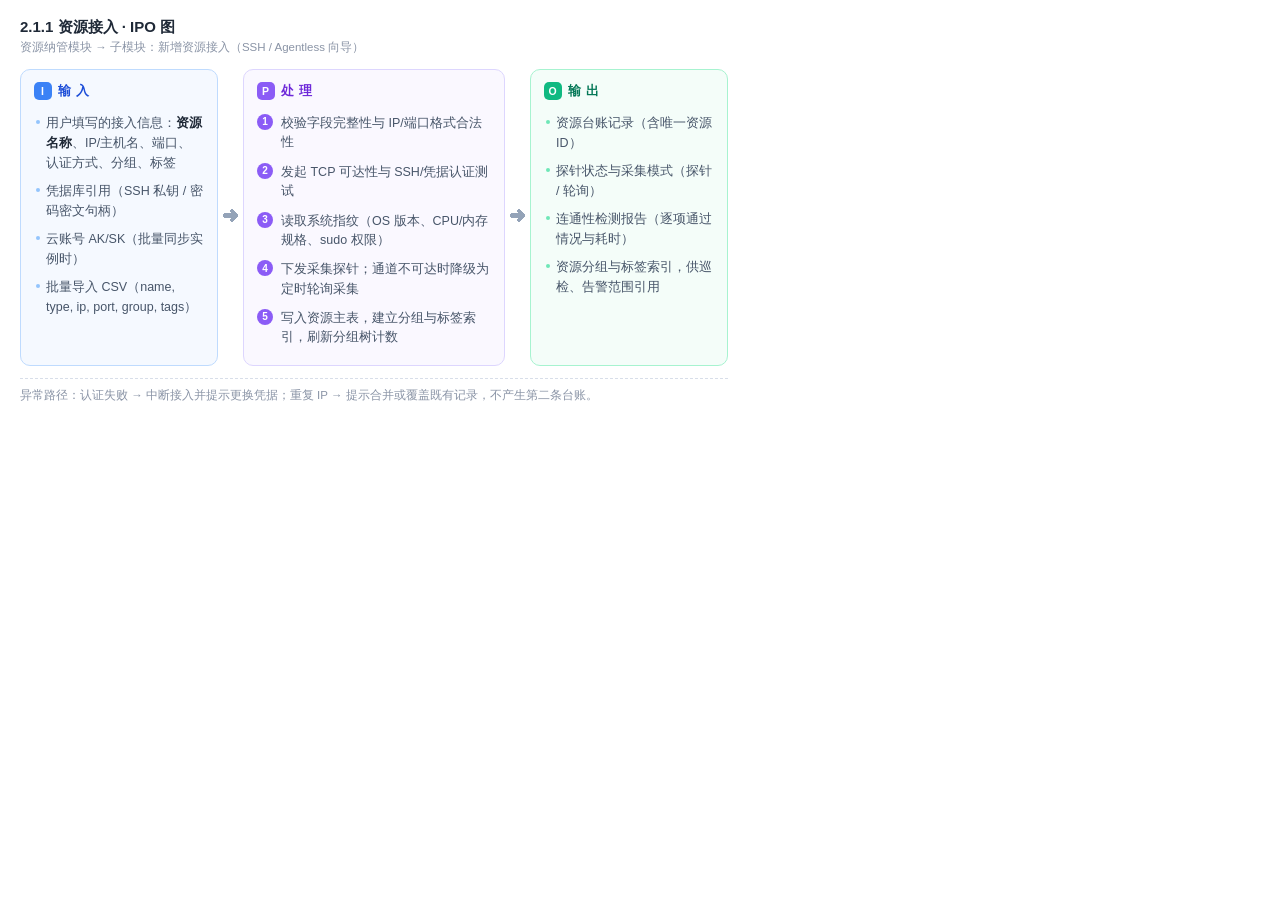
<file: diagrams/ipo-resource-onboard.html>
<!doctype html>
<html lang="zh-CN"><head><meta charset="utf-8"><link rel="stylesheet" href="d.css"></head>
<body>
<div class="ipo">
  <div class="title">2.1.1 资源接入 · IPO 图</div>
  <div class="sub">资源纳管模块 → 子模块：新增资源接入（SSH / Agentless 向导）</div>
  <div class="row">
    <div class="col in">
      <div class="ct"><i>I</i>输 入</div>
      <div class="li">用户填写的接入信息：<b>资源名称</b>、IP/主机名、端口、认证方式、分组、标签</div>
      <div class="li">凭据库引用（SSH 私钥 / 密码密文句柄）</div>
      <div class="li">云账号 AK/SK（批量同步实例时）</div>
      <div class="li">批量导入 CSV（name, type, ip, port, group, tags）</div>
    </div>
    <div class="arw">➜</div>
    <div class="col pr">
      <div class="ct"><i>P</i>处 理</div>
      <div class="step"><span>1</span>校验字段完整性与 IP/端口格式合法性</div>
      <div class="step"><span>2</span>发起 TCP 可达性与 SSH/凭据认证测试</div>
      <div class="step"><span>3</span>读取系统指纹（OS 版本、CPU/内存规格、sudo 权限）</div>
      <div class="step"><span>4</span>下发采集探针；通道不可达时降级为定时轮询采集</div>
      <div class="step"><span>5</span>写入资源主表，建立分组与标签索引，刷新分组树计数</div>
    </div>
    <div class="arw">➜</div>
    <div class="col out">
      <div class="ct"><i>O</i>输 出</div>
      <div class="li">资源台账记录（含唯一资源 ID）</div>
      <div class="li">探针状态与采集模式（探针 / 轮询）</div>
      <div class="li">连通性检测报告（逐项通过情况与耗时）</div>
      <div class="li">资源分组与标签索引，供巡检、告警范围引用</div>
    </div>
  </div>
  <div class="foot">异常路径：认证失败 → 中断接入并提示更换凭据；重复 IP → 提示合并或覆盖既有记录，不产生第二条台账。</div>
</div>
</body></html>
</file>
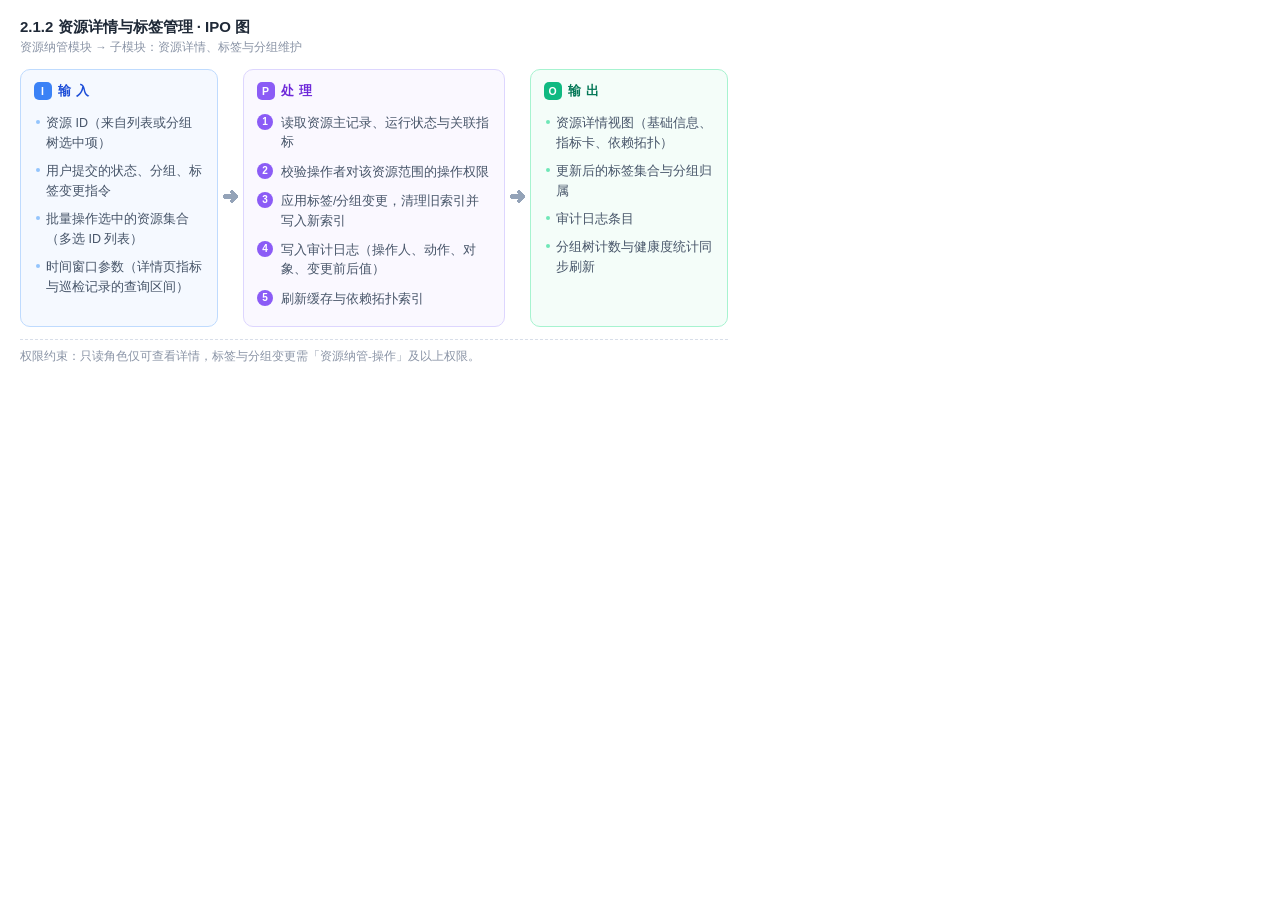
<file: diagrams/ipo-resource-tag.html>
<!doctype html>
<html lang="zh-CN"><head><meta charset="utf-8"><link rel="stylesheet" href="d.css"></head>
<body>
<div class="ipo">
  <div class="title">2.1.2 资源详情与标签管理 · IPO 图</div>
  <div class="sub">资源纳管模块 → 子模块：资源详情、标签与分组维护</div>
  <div class="row">
    <div class="col in">
      <div class="ct"><i>I</i>输 入</div>
      <div class="li">资源 ID（来自列表或分组树选中项）</div>
      <div class="li">用户提交的状态、分组、标签变更指令</div>
      <div class="li">批量操作选中的资源集合（多选 ID 列表）</div>
      <div class="li">时间窗口参数（详情页指标与巡检记录的查询区间）</div>
    </div>
    <div class="arw">➜</div>
    <div class="col pr">
      <div class="ct"><i>P</i>处 理</div>
      <div class="step"><span>1</span>读取资源主记录、运行状态与关联指标</div>
      <div class="step"><span>2</span>校验操作者对该资源范围的操作权限</div>
      <div class="step"><span>3</span>应用标签/分组变更，清理旧索引并写入新索引</div>
      <div class="step"><span>4</span>写入审计日志（操作人、动作、对象、变更前后值）</div>
      <div class="step"><span>5</span>刷新缓存与依赖拓扑索引</div>
    </div>
    <div class="arw">➜</div>
    <div class="col out">
      <div class="ct"><i>O</i>输 出</div>
      <div class="li">资源详情视图（基础信息、指标卡、依赖拓扑）</div>
      <div class="li">更新后的标签集合与分组归属</div>
      <div class="li">审计日志条目</div>
      <div class="li">分组树计数与健康度统计同步刷新</div>
    </div>
  </div>
  <div class="foot">权限约束：只读角色仅可查看详情，标签与分组变更需「资源纳管-操作」及以上权限。</div>
</div>
</body></html>
</file>
<file: diagrams/d.css>
/* 文档配图专用（浅色，适配 Word 白底） */
*{box-sizing:border-box;margin:0;padding:0;}
body{font-family:"Microsoft YaHei","PingFang SC",sans-serif;background:#fff;color:#1F2937;}
.canvas{width:820px;padding:20px 22px 24px;background:#fff;}
.hd{display:flex;align-items:center;gap:10px;margin-bottom:14px;}
.hd .mk{width:26px;height:26px;border-radius:7px;background:linear-gradient(135deg,#38BDF8,#6366F1);display:flex;align-items:center;justify-content:center;color:#fff;font-size:13px;font-weight:700;}
.hd .t1{font-size:15px;font-weight:700;letter-spacing:.5px;}
.hd .t2{font-size:11px;color:#8A94A6;margin-left:auto;letter-spacing:1px;}

.band{display:flex;border:1px solid #D8DEE9;border-radius:9px;overflow:hidden;background:#FBFCFE;}
.blabel{width:74px;flex:none;display:flex;align-items:center;justify-content:center;font-size:12px;font-weight:700;color:#fff;letter-spacing:2px;writing-mode:vertical-rl;text-orientation:upright;padding:10px 0;}
.b-user{background:linear-gradient(180deg,#60A5FA,#3B82F6);}
.b-app{background:linear-gradient(180deg,#818CF8,#6366F1);}
.b-svc{background:linear-gradient(180deg,#A78BFA,#8B5CF6);}
.b-dat{background:linear-gradient(180deg,#34D399,#10B981);}
.b-inf{background:linear-gradient(180deg,#94A3B8,#64748B);}
.boxes{flex:1;display:flex;gap:8px;padding:11px;flex-wrap:wrap;align-items:center;}
.boxes.center{justify-content:center;}
.bx{flex:1;min-width:74px;border:1px solid #CBD5E1;background:#fff;border-radius:7px;padding:8px 9px;text-align:center;font-size:12px;font-weight:600;color:#334155;box-shadow:0 1px 0 rgba(15,23,42,.04);}
.bx .s{display:block;font-size:10px;color:#8A94A6;font-weight:400;margin-top:3px;letter-spacing:.3px;}
.bx.hi{border-color:#93C5FD;background:#EFF6FF;color:#1D4ED8;}
.bx.hi2{border-color:#C4B5FD;background:#F5F3FF;color:#6D28D9;}
.bx.hi3{border-color:#6EE7B7;background:#ECFDF5;color:#047857;}
.bx.sm{font-size:11px;padding:6px 8px;min-width:0;}

.arrow{display:flex;align-items:center;justify-content:center;height:26px;color:#94A3B8;font-size:13px;letter-spacing:6px;}

/* ---- IPO ---- */
.ipo{width:748px;padding:18px 20px 20px;background:#fff;font-family:"Microsoft YaHei",sans-serif;}
.ipo .title{font-size:15px;font-weight:700;color:#1F2937;margin-bottom:3px;}
.ipo .sub{font-size:11.5px;color:#8A94A6;margin-bottom:14px;}
.row{display:flex;align-items:stretch;gap:0;}
.col{flex:none;border-radius:10px;padding:12px 13px;border:1px solid #D8DEE9;background:#FBFCFE;}
.col.in{width:198px;border-color:#BFDBFE;background:#F5F9FF;}
.col.pr{width:262px;border-color:#DDD6FE;background:#FAF8FF;}
.col.out{width:198px;border-color:#A7F3D0;background:#F4FDF9;}
.col .ct{font-size:12.5px;font-weight:700;letter-spacing:1px;margin-bottom:9px;display:flex;align-items:center;gap:6px;}
.col.in .ct{color:#1D4ED8;}
.col.pr .ct{color:#6D28D9;}
.col.out .ct{color:#047857;}
.col .ct i{width:18px;height:18px;border-radius:5px;display:flex;align-items:center;justify-content:center;font-style:normal;font-size:10.5px;color:#fff;}
.col.in .ct i{background:#3B82F6;}
.col.pr .ct i{background:#8B5CF6;}
.col.out .ct i{background:#10B981;}
.li{font-size:12.5px;color:#475569;line-height:1.6;padding:4px 0 4px 12px;position:relative;}
.li::before{content:"";position:absolute;left:2px;top:11px;width:4px;height:4px;border-radius:50%;background:#94A3B8;}
.col.in .li::before{background:#93C5FD;}
.col.pr .li::before{background:#C4B5FD;}
.col.out .li::before{background:#6EE7B7;}
.li b{color:#1F2937;font-weight:600;}
.step{font-size:12.5px;color:#475569;line-height:1.55;padding:5px 0 5px 24px;position:relative;}
.step span{position:absolute;left:0;top:5px;width:16px;height:16px;border-radius:50%;background:#8B5CF6;color:#fff;font-size:10px;display:flex;align-items:center;justify-content:center;font-weight:700;}
.arw{width:25px;flex:none;display:flex;align-items:center;justify-content:center;color:#94A3B8;font-size:16px;}
.foot{margin-top:12px;font-size:11.5px;color:#8A94A6;border-top:1px dashed #D8DEE9;padding-top:9px;}
</file>
